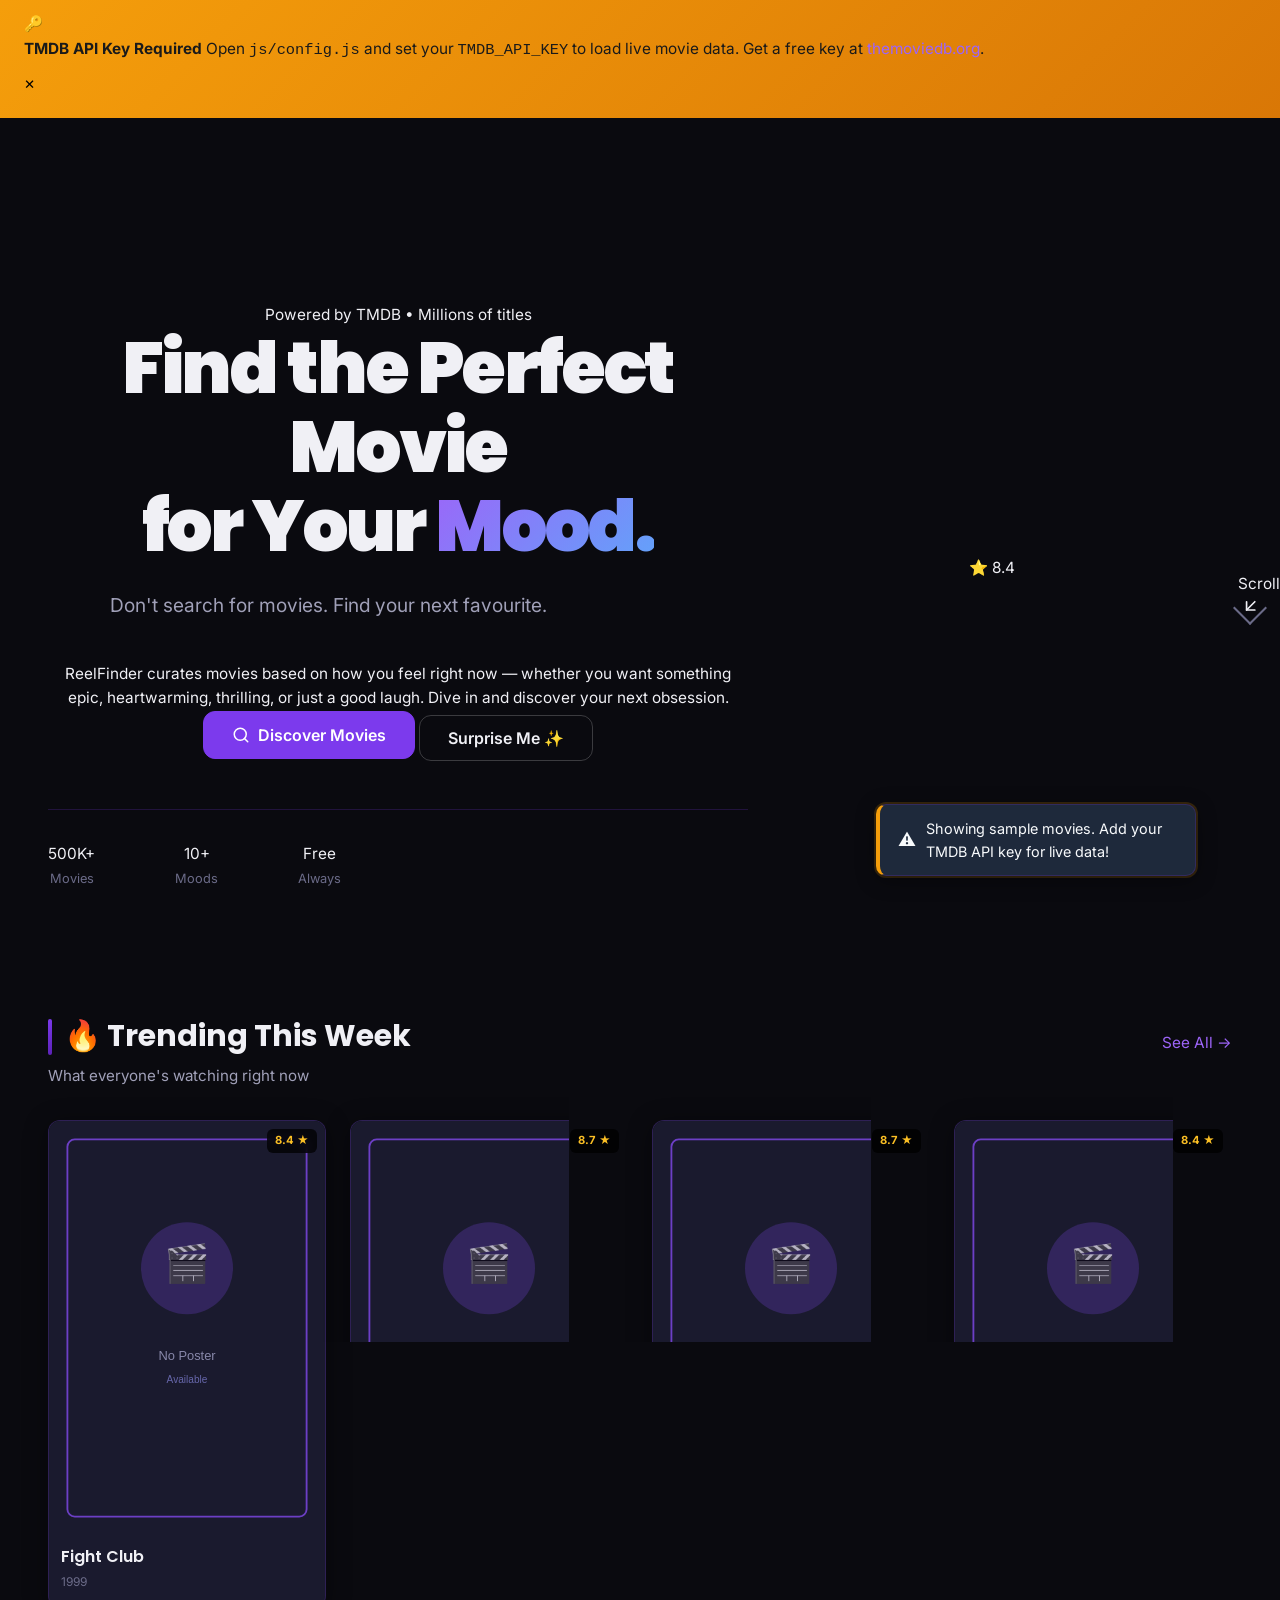
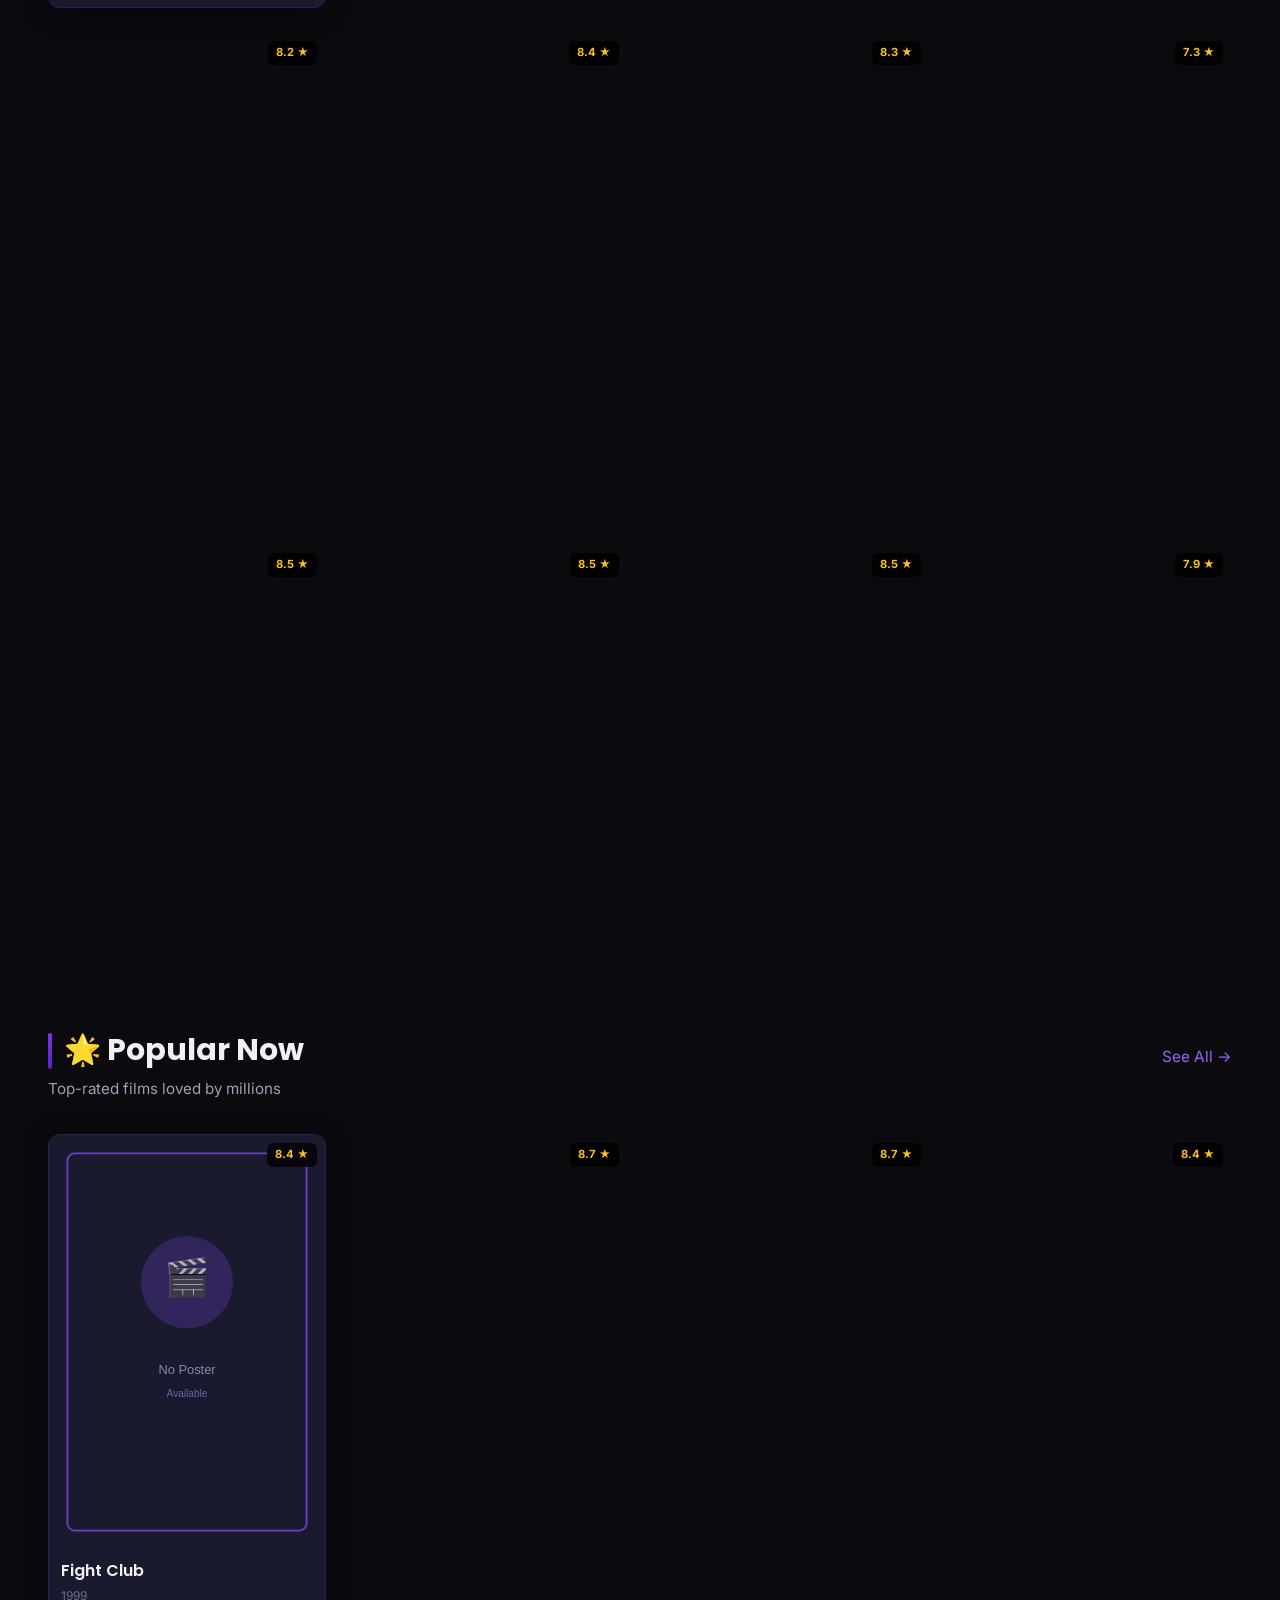
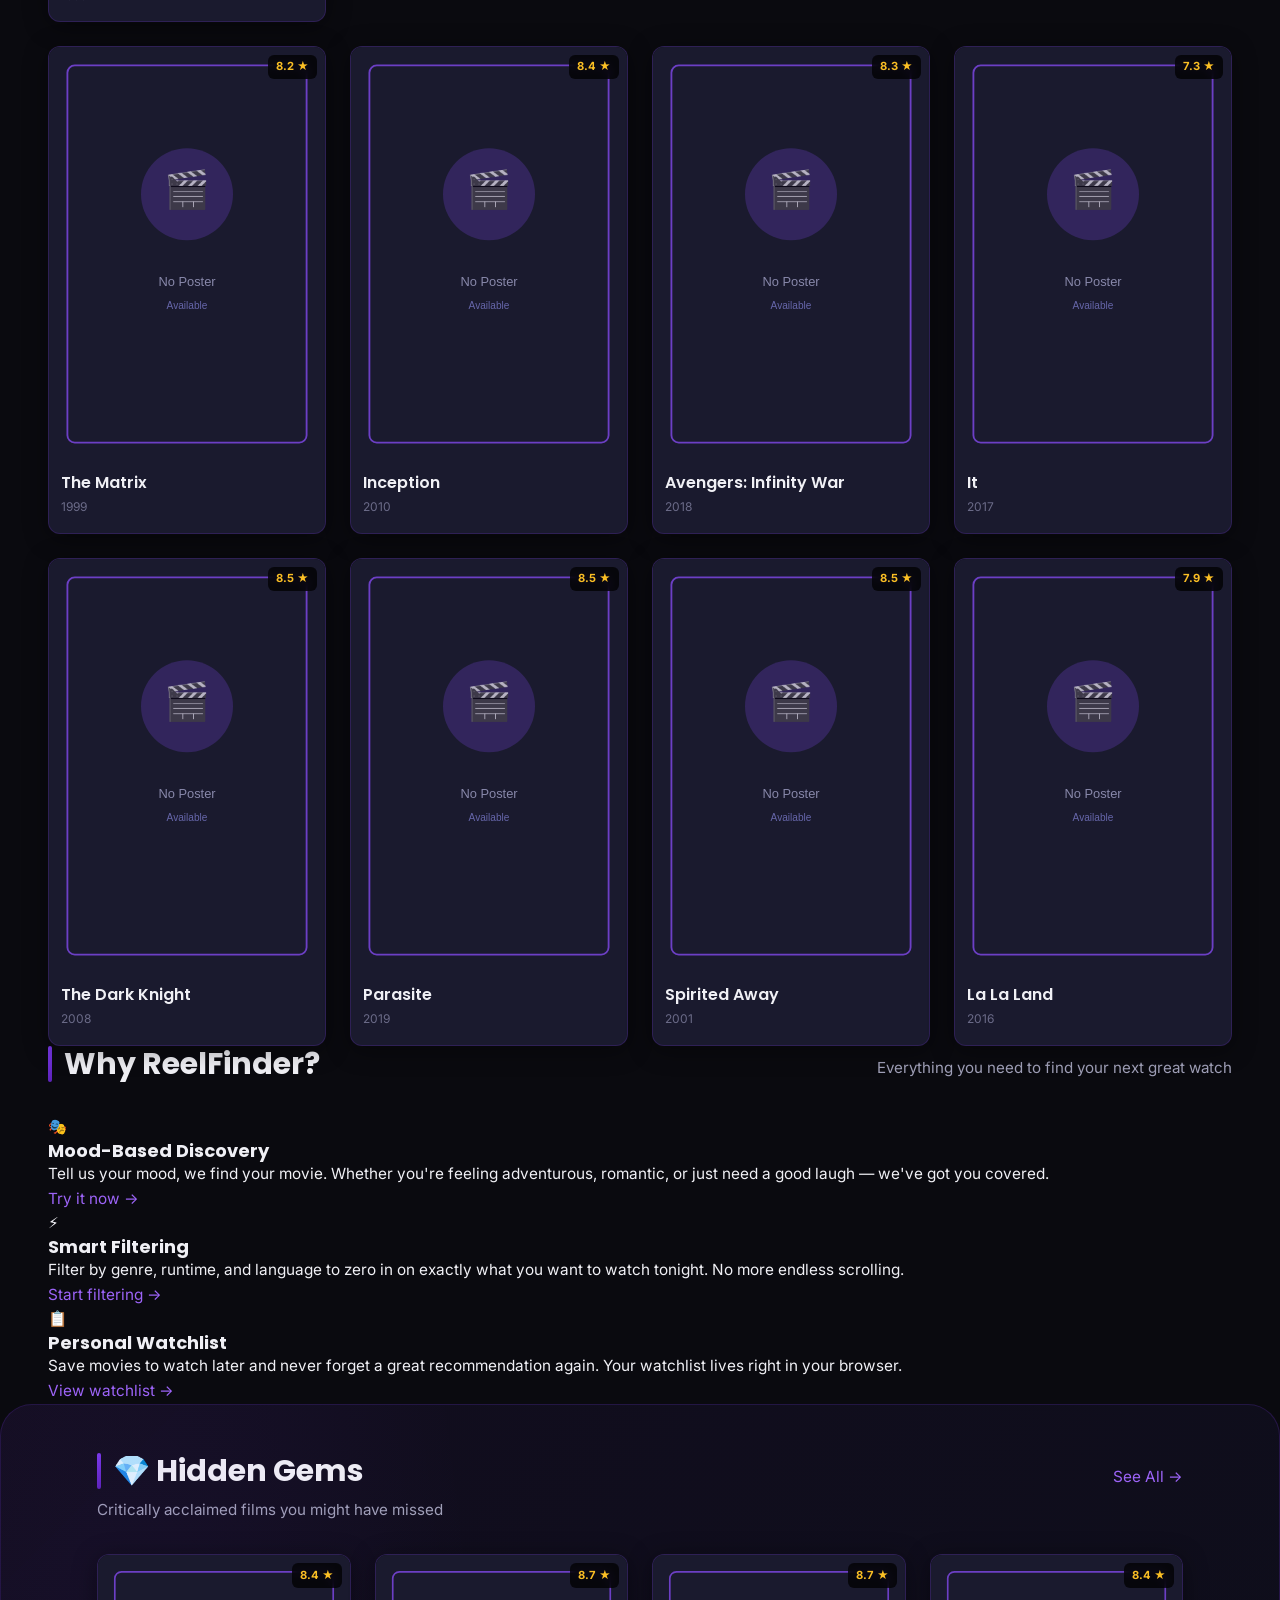
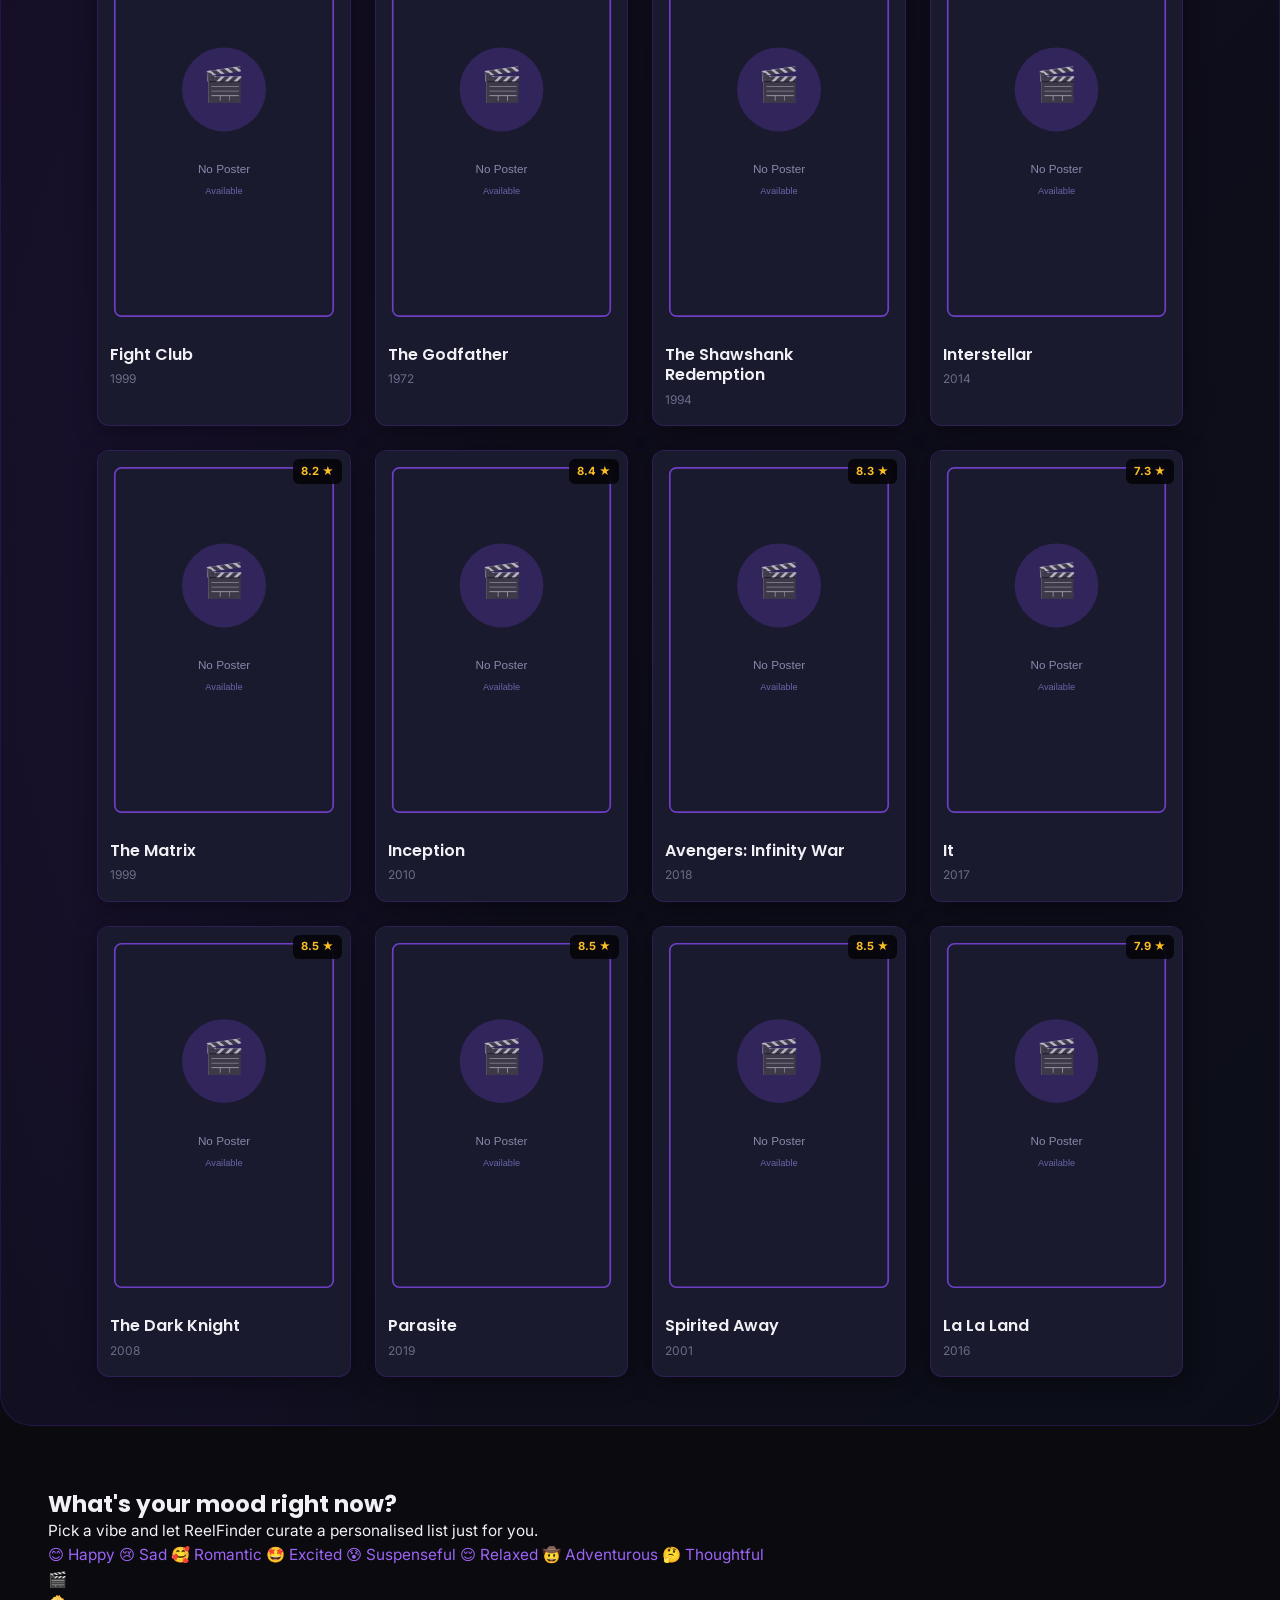
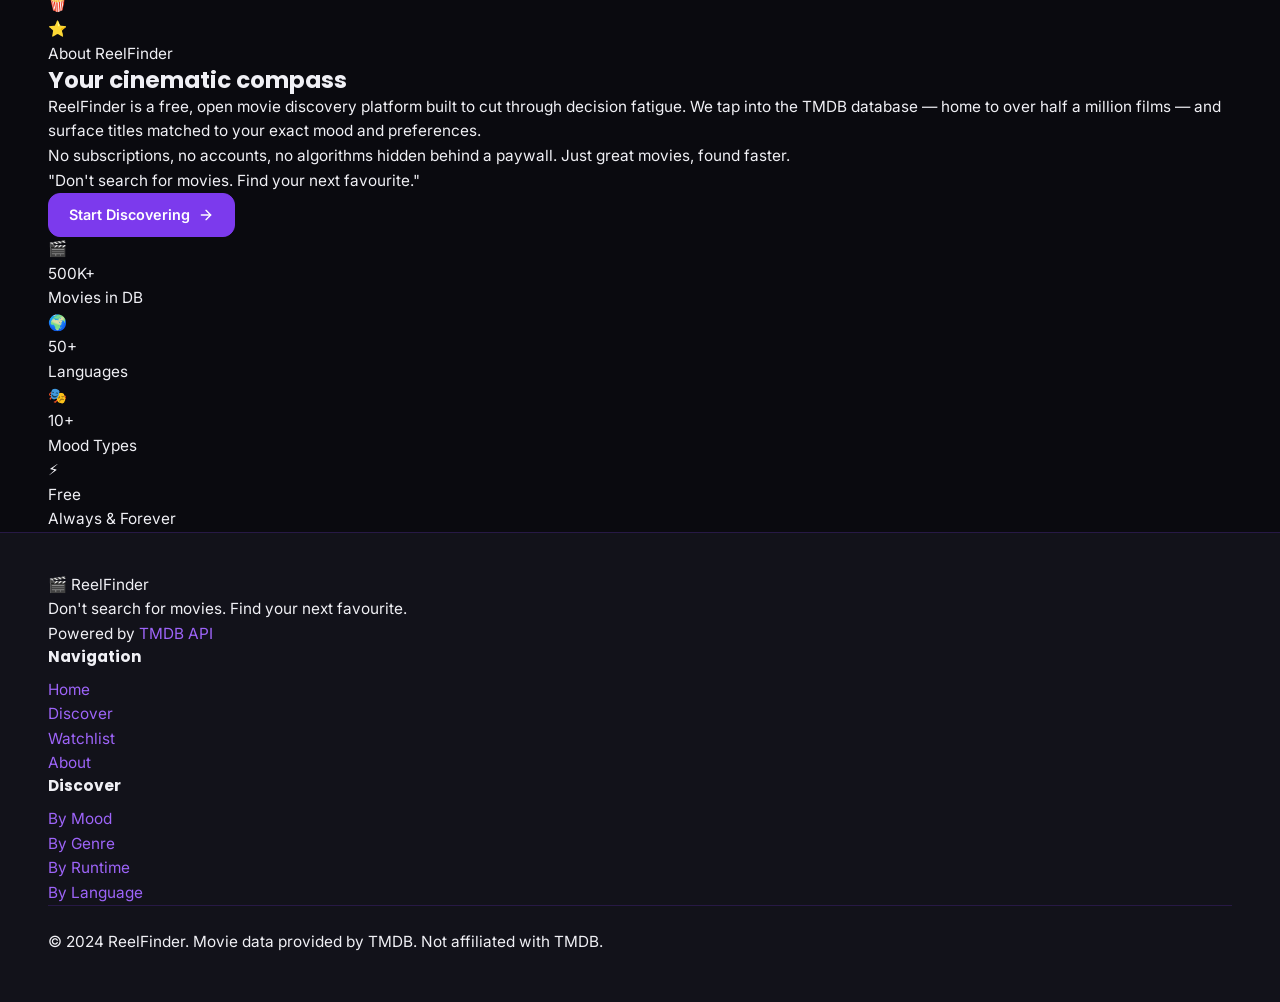
<file: reelfinder/index.html>
<!DOCTYPE html>
<html lang="en">
<head>
    <meta charset="UTF-8">
    <meta name="viewport" content="width=device-width, initial-scale=1.0">
    <title>ReelFinder – Find Your Perfect Movie</title>
    <meta name="description" content="Discover the perfect movie for your mood. ReelFinder helps you find movies based on mood, genre, time and language.">
    <link rel="preconnect" href="https://fonts.googleapis.com">
    <link rel="preconnect" href="https://fonts.gstatic.com" crossorigin>
    <link href="https://fonts.googleapis.com/css2?family=Poppins:wght@300;400;500;600;700;800;900&family=Inter:wght@300;400;500;600;700&display=swap" rel="stylesheet">
    <link rel="stylesheet" href="css/style.css">
    <link rel="stylesheet" href="css/details-extra.css">
    <link rel="stylesheet" href="css/responsive.css">
    <!-- Favicon using emoji -->
    <link rel="icon" href="data:image/svg+xml,<svg xmlns='http://www.w3.org/2000/svg' viewBox='0 0 100 100'><text y='.9em' font-size='90'>🎬</text></svg>">
</head>
<body>

    <!-- ==================== NAVBAR ==================== -->
    <nav class="navbar" id="navbar">
        <div class="nav-container">

            <!-- Logo -->
            <a href="index.html" class="nav-logo">
                <span class="logo-icon">🎬</span>
                <span class="logo-text">Reel<span class="gradient-text">Finder</span></span>
            </a>

            <!-- Desktop Nav Links -->
            <ul class="nav-links" id="nav-links">
                <li><a href="index.html" class="nav-link active">Home</a></li>
                <li><a href="discover.html" class="nav-link">Discover</a></li>
                <li><a href="watchlist.html" class="nav-link">Watchlist</a></li>
                <li><a href="#about" class="nav-link">About</a></li>
            </ul>

            <!-- Nav Actions -->
            <div class="nav-actions">
                <!-- Search trigger -->
                <button class="nav-search-btn" id="nav-search-btn" aria-label="Open search">
                    <svg xmlns="http://www.w3.org/2000/svg" width="20" height="20" viewBox="0 0 24 24" fill="none" stroke="currentColor" stroke-width="2" stroke-linecap="round" stroke-linejoin="round">
                        <circle cx="11" cy="11" r="8"></circle>
                        <line x1="21" y1="21" x2="16.65" y2="16.65"></line>
                    </svg>
                </button>

                <!-- Watchlist icon with badge -->
                <a href="watchlist.html" class="nav-watchlist-btn" aria-label="Watchlist">
                    <svg xmlns="http://www.w3.org/2000/svg" width="20" height="20" viewBox="0 0 24 24" fill="none" stroke="currentColor" stroke-width="2" stroke-linecap="round" stroke-linejoin="round">
                        <path d="M19 21l-7-5-7 5V5a2 2 0 0 1 2-2h10a2 2 0 0 1 2 2z"></path>
                    </svg>
                    <span class="watchlist-badge" id="watchlist-badge" style="display:none">0</span>
                </a>

                <!-- Hamburger -->
                <button class="hamburger" id="hamburger" aria-label="Toggle menu" aria-expanded="false">
                    <span></span>
                    <span></span>
                    <span></span>
                </button>
            </div>

        </div>
    </nav>

    <!-- ==================== API KEY WARNING BANNER ==================== -->
    <div id="api-key-warning" class="api-warning" style="display:none">
        <div class="api-warning-content">
            <span class="warning-icon">⚠️</span>
            <div>
                <strong>API Key Required</strong>
                <p>Add your TMDB API key to <code>js/config.js</code> to load real movies.
                Get a free key at <a href="https://www.themoviedb.org/settings/api" target="_blank">themoviedb.org</a>.
                Showing sample data for now.</p>
            </div>
            <button onclick="this.parentElement.parentElement.style.display='none'" aria-label="Dismiss warning">✕</button>
        </div>
    </div>

    <!-- ==================== HERO SECTION ==================== -->
    <section class="hero" id="hero">

        <!-- Decorative background elements -->
        <div class="hero-bg">
            <div class="hero-bg-circle hero-bg-circle--1"></div>
            <div class="hero-bg-circle hero-bg-circle--2"></div>
            <div class="hero-bg-circle hero-bg-circle--3"></div>
            <div class="hero-bg-blur hero-bg-blur--1"></div>
            <div class="hero-bg-blur hero-bg-blur--2"></div>
        </div>

        <div class="container hero-container">
            <div class="hero-content">

                <!-- Badge -->
                <div class="hero-badge">
                    <span class="hero-badge-dot"></span>
                    <span>Powered by TMDB • Millions of titles</span>
                </div>

                <!-- Main Heading -->
                <h1 class="hero-title">
                    Find the Perfect Movie<br>
                    for Your <span class="gradient-text">Mood.</span>
                </h1>

                <!-- Subtitle -->
                <p class="hero-subtitle">Don't search for movies. Find your next favourite.</p>

                <!-- Description -->
                <p class="hero-description">
                    ReelFinder curates movies based on how you feel right now — whether you want something
                    epic, heartwarming, thrilling, or just a good laugh. Dive in and discover your next obsession.
                </p>

                <!-- CTA Buttons -->
                <div class="hero-actions">
                    <a href="discover.html" class="btn btn--primary btn--lg">
                        <svg xmlns="http://www.w3.org/2000/svg" width="18" height="18" viewBox="0 0 24 24" fill="none" stroke="currentColor" stroke-width="2" stroke-linecap="round" stroke-linejoin="round">
                            <circle cx="11" cy="11" r="8"></circle>
                            <line x1="21" y1="21" x2="16.65" y2="16.65"></line>
                        </svg>
                        Discover Movies
                    </a>
                    <button class="btn btn--secondary btn--lg" id="surprise-btn">
                        Surprise Me ✨
                    </button>
                </div>

                <!-- Stats strip -->
                <div class="hero-stats">
                    <div class="hero-stat">
                        <span class="hero-stat-number">500K+</span>
                        <span class="hero-stat-label">Movies</span>
                    </div>
                    <div class="hero-stat-divider"></div>
                    <div class="hero-stat">
                        <span class="hero-stat-number">10+</span>
                        <span class="hero-stat-label">Moods</span>
                    </div>
                    <div class="hero-stat-divider"></div>
                    <div class="hero-stat">
                        <span class="hero-stat-number">Free</span>
                        <span class="hero-stat-label">Always</span>
                    </div>
                </div>

            </div>

            <!-- Hero visual / floating cards decoration -->
            <div class="hero-visual" aria-hidden="true">
                <div class="hero-card-stack">
                    <div class="hero-card hero-card--back"></div>
                    <div class="hero-card hero-card--mid"></div>
                    <div class="hero-card hero-card--front">
                        <div class="hero-card-inner">
                            <div class="hero-card-poster"></div>
                            <div class="hero-card-info">
                                <div class="hero-card-title-line"></div>
                                <div class="hero-card-meta-line"></div>
                                <div class="hero-card-rating">
                                    <span>⭐</span>
                                    <span class="hero-card-rating-num">8.4</span>
                                </div>
                            </div>
                        </div>
                    </div>
                </div>
            </div>

        </div>

        <!-- Scroll indicator -->
        <div class="scroll-indicator" aria-label="Scroll down">
            <span class="scroll-label">Scroll</span>
            <div class="scroll-arrow">
                <svg xmlns="http://www.w3.org/2000/svg" width="20" height="20" viewBox="0 0 24 24" fill="none" stroke="currentColor" stroke-width="2" stroke-linecap="round" stroke-linejoin="round">
                    <line x1="12" y1="5" x2="12" y2="19"></line>
                    <polyline points="19 12 12 19 5 12"></polyline>
                </svg>
            </div>
        </div>

    </section>

    <!-- ==================== TRENDING SECTION ==================== -->
    <section class="movies-section" id="trending">
        <div class="container">
            <div class="section-header">
                <div class="section-header-left">
                    <h2 class="section-title">🔥 Trending This Week</h2>
                    <p class="section-subtitle">What everyone's watching right now</p>
                </div>
                <a href="discover.html" class="see-all-link">See All →</a>
            </div>
            <div class="movie-grid" id="trending-movies-grid">
                <!-- Skeleton loaders -->
                <div class="skeleton-card"></div>
                <div class="skeleton-card"></div>
                <div class="skeleton-card"></div>
                <div class="skeleton-card"></div>
                <div class="skeleton-card"></div>
                <div class="skeleton-card"></div>
            </div>
        </div>
    </section>

    <!-- ==================== POPULAR SECTION ==================== -->
    <section class="movies-section" id="popular">
        <div class="container">
            <div class="section-header">
                <div class="section-header-left">
                    <h2 class="section-title">🌟 Popular Now</h2>
                    <p class="section-subtitle">Top-rated films loved by millions</p>
                </div>
                <a href="discover.html" class="see-all-link">See All →</a>
            </div>
            <div class="movie-grid" id="popular-movies-grid">
                <!-- Skeleton loaders -->
                <div class="skeleton-card"></div>
                <div class="skeleton-card"></div>
                <div class="skeleton-card"></div>
                <div class="skeleton-card"></div>
                <div class="skeleton-card"></div>
                <div class="skeleton-card"></div>
            </div>
        </div>
    </section>

    <!-- ==================== FEATURES SECTION ==================== -->
    <section class="features-section" id="features">
        <div class="container">
            <div class="section-header section-header--center">
                <h2 class="section-title">Why ReelFinder?</h2>
                <p class="section-subtitle">Everything you need to find your next great watch</p>
            </div>
            <div class="features-grid">

                <!-- Feature 1 -->
                <div class="feature-card">
                    <div class="feature-icon">🎭</div>
                    <h3 class="feature-title">Mood-Based Discovery</h3>
                    <p class="feature-desc">
                        Tell us your mood, we find your movie. Whether you're feeling adventurous,
                        romantic, or just need a good laugh — we've got you covered.
                    </p>
                    <a href="discover.html" class="feature-link">Try it now →</a>
                </div>

                <!-- Feature 2 -->
                <div class="feature-card">
                    <div class="feature-icon">⚡</div>
                    <h3 class="feature-title">Smart Filtering</h3>
                    <p class="feature-desc">
                        Filter by genre, runtime, and language to zero in on exactly what you
                        want to watch tonight. No more endless scrolling.
                    </p>
                    <a href="discover.html" class="feature-link">Start filtering →</a>
                </div>

                <!-- Feature 3 -->
                <div class="feature-card">
                    <div class="feature-icon">📋</div>
                    <h3 class="feature-title">Personal Watchlist</h3>
                    <p class="feature-desc">
                        Save movies to watch later and never forget a great recommendation again.
                        Your watchlist lives right in your browser.
                    </p>
                    <a href="watchlist.html" class="feature-link">View watchlist →</a>
                </div>

            </div>
        </div>
    </section>

    <!-- ==================== HIDDEN GEMS SECTION ==================== -->
    <section class="movies-section hidden-gems-section" id="hidden-gems">
        <div class="container">
            <div class="section-header">
                <div class="section-header-left">
                    <h2 class="section-title">💎 Hidden Gems</h2>
                    <p class="section-subtitle">Critically acclaimed films you might have missed</p>
                </div>
                <a href="discover.html" class="see-all-link">See All →</a>
            </div>
            <div class="movie-grid" id="hidden-gems-grid">
                <!-- Skeleton loaders -->
                <div class="skeleton-card"></div>
                <div class="skeleton-card"></div>
                <div class="skeleton-card"></div>
                <div class="skeleton-card"></div>
                <div class="skeleton-card"></div>
                <div class="skeleton-card"></div>
            </div>
        </div>
    </section>

    <!-- ==================== MOOD PICKER CTA ==================== -->
    <section class="mood-cta-section">
        <div class="container">
            <div class="mood-cta-card">
                <div class="mood-cta-content">
                    <h2 class="mood-cta-title">What's your mood right now?</h2>
                    <p class="mood-cta-desc">
                        Pick a vibe and let ReelFinder curate a personalised list just for you.
                    </p>
                    <div class="mood-chips">
                        <a href="discover.html?mood=Happy" class="mood-chip">😊 Happy</a>
                        <a href="discover.html?mood=Sad" class="mood-chip">😢 Sad</a>
                        <a href="discover.html?mood=Romantic" class="mood-chip">🥰 Romantic</a>
                        <a href="discover.html?mood=Excited" class="mood-chip">🤩 Excited</a>
                        <a href="discover.html?mood=Suspenseful" class="mood-chip">😰 Suspenseful</a>
                        <a href="discover.html?mood=Relaxed" class="mood-chip">😌 Relaxed</a>
                        <a href="discover.html?mood=Adventurous" class="mood-chip">🤠 Adventurous</a>
                        <a href="discover.html?mood=Thoughtful" class="mood-chip">🤔 Thoughtful</a>
                    </div>
                </div>
                <div class="mood-cta-decoration" aria-hidden="true">
                    <div class="mood-deco-emoji mood-deco-emoji--1">🎬</div>
                    <div class="mood-deco-emoji mood-deco-emoji--2">🍿</div>
                    <div class="mood-deco-emoji mood-deco-emoji--3">⭐</div>
                </div>
            </div>
        </div>
    </section>

    <!-- ==================== ABOUT SECTION ==================== -->
    <section class="about-section" id="about">
        <div class="container">
            <div class="about-inner">
                <div class="about-text">
                    <span class="about-eyebrow">About ReelFinder</span>
                    <h2 class="about-title">Your cinematic compass</h2>
                    <p class="about-desc">
                        ReelFinder is a free, open movie discovery platform built to cut through
                        decision fatigue. We tap into the TMDB database — home to over half a million
                        films — and surface titles matched to your exact mood and preferences.
                    </p>
                    <p class="about-desc">
                        No subscriptions, no accounts, no algorithms hidden behind a paywall.
                        Just great movies, found faster.
                    </p>
                    <div class="about-tagline">"Don't search for movies. Find your next favourite."</div>
                    <a href="discover.html" class="btn btn--primary">
                        Start Discovering
                        <svg xmlns="http://www.w3.org/2000/svg" width="16" height="16" viewBox="0 0 24 24" fill="none" stroke="currentColor" stroke-width="2" stroke-linecap="round" stroke-linejoin="round">
                            <line x1="5" y1="12" x2="19" y2="12"></line>
                            <polyline points="12 5 19 12 12 19"></polyline>
                        </svg>
                    </a>
                </div>
                <div class="about-visual" aria-hidden="true">
                    <div class="about-stat-grid">
                        <div class="about-stat-card">
                            <div class="about-stat-icon">🎬</div>
                            <div class="about-stat-number">500K+</div>
                            <div class="about-stat-label">Movies in DB</div>
                        </div>
                        <div class="about-stat-card">
                            <div class="about-stat-icon">🌍</div>
                            <div class="about-stat-number">50+</div>
                            <div class="about-stat-label">Languages</div>
                        </div>
                        <div class="about-stat-card">
                            <div class="about-stat-icon">🎭</div>
                            <div class="about-stat-number">10+</div>
                            <div class="about-stat-label">Mood Types</div>
                        </div>
                        <div class="about-stat-card">
                            <div class="about-stat-icon">⚡</div>
                            <div class="about-stat-number">Free</div>
                            <div class="about-stat-label">Always &amp; Forever</div>
                        </div>
                    </div>
                </div>
            </div>
        </div>
    </section>

    <!-- ==================== FOOTER ==================== -->
    <footer class="footer">
        <div class="container">
            <div class="footer-content">

                <!-- Brand -->
                <div class="footer-brand">
                    <div class="footer-logo">🎬 ReelFinder</div>
                    <p class="footer-tagline">Don't search for movies. Find your next favourite.</p>
                    <p class="footer-credit">Powered by <a href="https://www.themoviedb.org" target="_blank" rel="noopener noreferrer">TMDB API</a></p>
                </div>

                <!-- Navigation links -->
                <div class="footer-links">
                    <h4>Navigation</h4>
                    <ul>
                        <li><a href="index.html">Home</a></li>
                        <li><a href="discover.html">Discover</a></li>
                        <li><a href="watchlist.html">Watchlist</a></li>
                        <li><a href="#about">About</a></li>
                    </ul>
                </div>

                <!-- Discover links -->
                <div class="footer-links">
                    <h4>Discover</h4>
                    <ul>
                        <li><a href="discover.html">By Mood</a></li>
                        <li><a href="discover.html">By Genre</a></li>
                        <li><a href="discover.html">By Runtime</a></li>
                        <li><a href="discover.html">By Language</a></li>
                    </ul>
                </div>

            </div>

            <div class="footer-bottom">
                <p>© 2024 ReelFinder. Movie data provided by TMDB. Not affiliated with TMDB.</p>
            </div>
        </div>
    </footer>

    <!-- ==================== SEARCH OVERLAY ==================== -->
    <div class="search-overlay" id="search-overlay" style="display:none" role="dialog" aria-modal="true" aria-label="Search movies">
        <div class="search-overlay-inner">
            <button class="close-search" id="close-search" aria-label="Close search">✕</button>
            <div class="search-input-wrapper">
                <span class="search-icon" aria-hidden="true">🔍</span>
                <input
                    type="text"
                    id="search-input"
                    placeholder="Search for movies, shows..."
                    autocomplete="off"
                    aria-label="Search movies"
                >
            </div>
            <div class="search-results" id="search-results" role="list" aria-live="polite"></div>
        </div>
    </div>

    <!-- ==================== TOAST CONTAINER ==================== -->
    <div class="toast-container" id="toast-container" aria-live="polite" aria-atomic="true"></div>

    <!-- ==================== SCRIPTS ==================== -->
    <script src="js/config.js"></script>
    <script src="js/api.js"></script>
    <script src="js/main.js"></script>

</body>
</html>
</file>
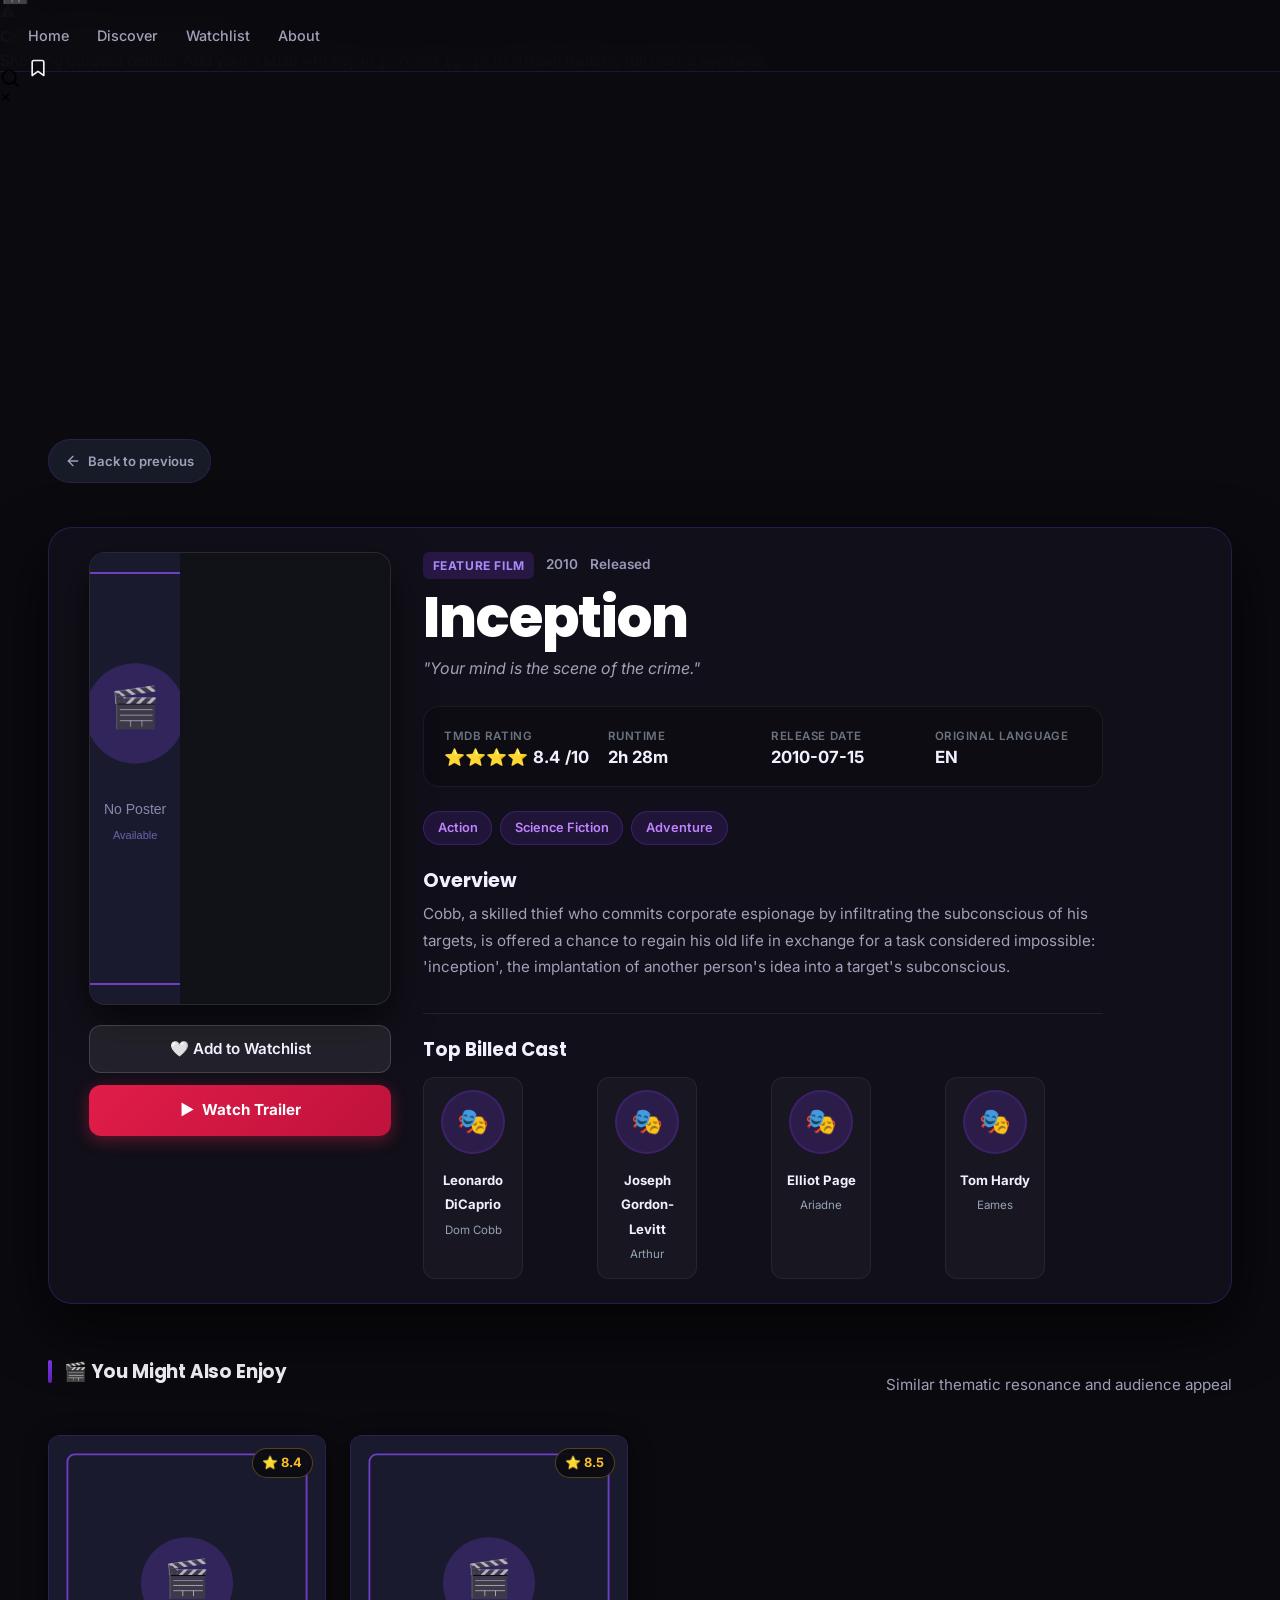
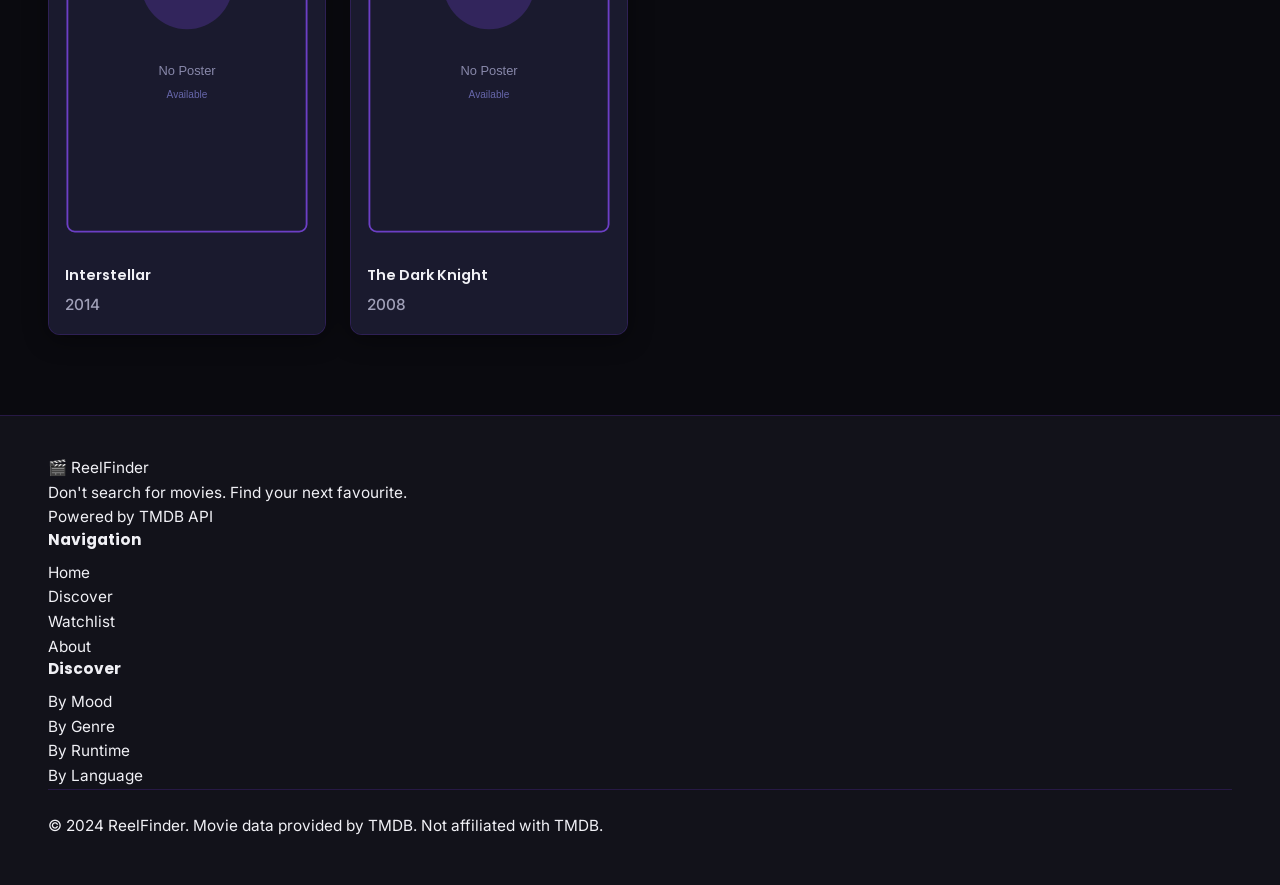
<file: reelfinder/details.html>
<!DOCTYPE html>
<html lang="en">
<head>
    <meta charset="UTF-8">
    <meta name="viewport" content="width=device-width, initial-scale=1.0">
    <title>Movie Details – ReelFinder</title>
    <meta name="description" content="Detailed overview, trailer, cast, and ratings for your selected movie on ReelFinder.">
    <link rel="preconnect" href="https://fonts.googleapis.com">
    <link rel="preconnect" href="https://fonts.gstatic.com" crossorigin>
    <link href="https://fonts.googleapis.com/css2?family=Poppins:wght@300;400;500;600;700;800;900&family=Inter:wght@300;400;500;600;700&display=swap" rel="stylesheet">
    <link rel="stylesheet" href="css/style.css">
    <link rel="stylesheet" href="css/discover.css">
    <link rel="stylesheet" href="css/details-extra.css">
    <link rel="stylesheet" href="css/responsive.css">
    <link rel="icon" href="data:image/svg+xml,<svg xmlns='http://www.w3.org/2000/svg' viewBox='0 0 100 100'><text y='.9em' font-size='90'>🎬</text></svg>">
</head>
<body class="page-details">

    <!-- ==================== NAVBAR ==================== -->
    <nav class="navbar" id="navbar">
        <div class="nav-container">
            <a href="index.html" class="nav-logo">
                <span class="logo-icon">🎬</span>
                <span class="logo-text">Reel<span class="gradient-text">Finder</span></span>
            </a>

            <ul class="nav-links" id="nav-links">
                <li><a href="index.html" class="nav-link">Home</a></li>
                <li><a href="discover.html" class="nav-link">Discover</a></li>
                <li><a href="watchlist.html" class="nav-link">Watchlist</a></li>
                <li><a href="index.html#about" class="nav-link">About</a></li>
            </ul>

            <div class="nav-actions">
                <button class="nav-search-btn" id="nav-search-btn" aria-label="Open search">
                    <svg xmlns="http://www.w3.org/2000/svg" width="20" height="20" viewBox="0 0 24 24" fill="none" stroke="currentColor" stroke-width="2" stroke-linecap="round" stroke-linejoin="round">
                        <circle cx="11" cy="11" r="8"></circle>
                        <line x1="21" y1="21" x2="16.65" y2="16.65"></line>
                    </svg>
                </button>

                <a href="watchlist.html" class="nav-watchlist-btn" aria-label="Watchlist">
                    <svg xmlns="http://www.w3.org/2000/svg" width="20" height="20" viewBox="0 0 24 24" fill="none" stroke="currentColor" stroke-width="2" stroke-linecap="round" stroke-linejoin="round">
                        <path d="M19 21l-7-5-7 5V5a2 2 0 0 1 2-2h10a2 2 0 0 1 2 2z"></path>
                    </svg>
                    <span class="watchlist-badge" id="watchlist-badge" style="display:none">0</span>
                </a>

                <button class="hamburger" id="hamburger" aria-label="Toggle menu" aria-expanded="false">
                    <span></span>
                    <span></span>
                    <span></span>
                </button>
            </div>
        </div>
    </nav>

    <!-- Mobile Navigation Drawer -->
    <div class="mobile-menu" id="mobile-menu" aria-hidden="true">
        <div class="mobile-menu-inner">
            <ul class="mobile-nav-links">
                <li><a href="index.html" class="mobile-nav-link">Home</a></li>
                <li><a href="discover.html" class="mobile-nav-link">Discover</a></li>
                <li><a href="watchlist.html" class="mobile-nav-link">Watchlist</a></li>
                <li><a href="index.html#about" class="mobile-nav-link">About</a></li>
            </ul>
        </div>
    </div>

    <!-- API Key Notice -->
    <div id="api-key-warning" class="api-warning" style="display:none">
        <div class="api-warning-content">
            <span class="warning-icon">⚠️</span>
            <div>
                <strong>Curated Offline Demonstration</strong>
                <p>Showing curated details. Add your TMDB API key in <code>js/config.js</code> to stream trailers, full cast & live data.</p>
            </div>
            <button onclick="this.parentElement.parentElement.style.display='none'" aria-label="Dismiss warning">✕</button>
        </div>
    </div>

    <!-- ==================== CINEMATIC BACKDROP ==================== -->
    <div class="details-backdrop" id="details-backdrop">
        <div class="backdrop-image" id="backdrop-image">
            <div class="backdrop-gradient"></div>
        </div>
    </div>

    <!-- ==================== MAIN CONTENT WRAPPER ==================== -->
    <div class="details-wrapper" id="details-content">
        <div class="container">

            <!-- Breadcrumbs / Back button -->
            <div class="details-back-row">
                <button type="button" class="back-btn" onclick="history.back()">
                    <svg xmlns="http://www.w3.org/2000/svg" width="16" height="16" viewBox="0 0 24 24" fill="none" stroke="currentColor" stroke-width="2" stroke-linecap="round" stroke-linejoin="round">
                        <line x1="19" y1="12" x2="5" y2="12"></line>
                        <polyline points="12 19 5 12 12 5"></polyline>
                    </svg>
                    Back to previous
                </button>
            </div>

            <!-- Main Split Layout -->
            <div class="details-layout">

                <!-- Left Column: Poster & Quick Action Buttons -->
                <div class="details-poster-col">
                    <div class="details-poster-wrapper">
                        <img 
                            id="details-poster" 
                            class="details-poster" 
                            src="" 
                            alt="Movie Poster"
                        >
                        <div class="poster-shine"></div>
                    </div>

                    <div class="poster-actions">
                        <button type="button" class="btn-watchlist-detail" id="watchlist-btn" aria-pressed="false">
                            🤍 Add to Watchlist
                        </button>
                        <a href="#" class="btn-trailer" id="trailer-btn" target="_blank" rel="noopener noreferrer" style="display:none">
                            <span class="trailer-icon">▶</span> Watch Trailer
                        </a>
                    </div>
                </div>

                <!-- Right Column: Full Details & Synopsis -->
                <div class="details-info-col">
                    <div class="details-meta-top">
                        <span class="details-media-type" id="details-media-type">Feature Film</span>
                        <span class="details-year" id="details-year">—</span>
                        <span class="details-status" id="details-status">Released</span>
                    </div>

                    <h1 class="details-title" id="details-title">Loading Movie...</h1>
                    <p class="details-tagline" id="details-tagline"></p>

                    <!-- Stats Row -->
                    <div class="details-stats">
                        <div class="stat-item">
                            <span class="stat-label">TMDB Rating</span>
                            <span class="stat-value">
                                <span class="rating-stars" id="rating-stars">⭐⭐⭐⭐⭐</span>
                                <strong id="rating-value">—</strong><span class="stat-sub">/10</span>
                            </span>
                        </div>
                        <div class="stat-item">
                            <span class="stat-label">Runtime</span>
                            <span class="stat-value" id="details-runtime">—</span>
                        </div>
                        <div class="stat-item">
                            <span class="stat-label">Release Date</span>
                            <span class="stat-value" id="details-release">—</span>
                        </div>
                        <div class="stat-item">
                            <span class="stat-label">Original Language</span>
                            <span class="stat-value" id="details-language">—</span>
                        </div>
                    </div>

                    <!-- Genre Pills -->
                    <div class="details-genres" id="details-genres"></div>

                    <!-- Overview Synopsis -->
                    <div class="details-overview-section">
                        <h2 class="overview-heading">Overview</h2>
                        <p class="details-overview" id="details-overview">Retrieving synopsis and movie data...</p>
                    </div>

                    <!-- Key Cast Members -->
                    <div class="details-cast-section" id="cast-section" style="display:none">
                        <h3 class="cast-heading">Top Billed Cast</h3>
                        <div class="cast-list" id="cast-list"></div>
                    </div>

                </div>
            </div>

            <!-- ==================== SIMILAR MOVIES SECTION ==================== -->
            <section class="similar-section" id="similar-section" style="display:none">
                <div class="section-header">
                    <h2 class="section-title">🎬 You Might Also Enjoy</h2>
                    <span class="section-subtitle">Similar thematic resonance and audience appeal</span>
                </div>
                <div class="movie-grid" id="similar-movies-grid"></div>
            </section>

        </div>
    </div>

    <!-- Error State -->
    <div class="details-error" id="details-error" style="display:none">
        <div class="container">
            <div class="error-content">
                <div class="error-icon">🎬</div>
                <h2>Movie Details Unavailable</h2>
                <p id="error-message">We couldn't retrieve the requested title. Please explore our discover catalog.</p>
                <div class="error-actions">
                    <a href="discover.html" class="btn btn--primary">Discover Movies</a>
                    <a href="index.html" class="btn btn--secondary">Back to Home</a>
                </div>
            </div>
        </div>
    </div>

    <!-- ==================== FOOTER ==================== -->
    <footer class="footer">
        <div class="container">
            <div class="footer-content">
                <div class="footer-brand">
                    <div class="footer-logo">🎬 ReelFinder</div>
                    <p class="footer-tagline">Don't search for movies. Find your next favourite.</p>
                    <p class="footer-credit">Powered by <a href="https://www.themoviedb.org" target="_blank" rel="noopener noreferrer">TMDB API</a></p>
                </div>
                <div class="footer-links">
                    <h4>Navigation</h4>
                    <ul>
                        <li><a href="index.html">Home</a></li>
                        <li><a href="discover.html">Discover</a></li>
                        <li><a href="watchlist.html">Watchlist</a></li>
                        <li><a href="index.html#about">About</a></li>
                    </ul>
                </div>
                <div class="footer-links">
                    <h4>Discover</h4>
                    <ul>
                        <li><a href="discover.html">By Mood</a></li>
                        <li><a href="discover.html">By Genre</a></li>
                        <li><a href="discover.html">By Runtime</a></li>
                        <li><a href="discover.html">By Language</a></li>
                    </ul>
                </div>
            </div>
            <div class="footer-bottom">
                <p>© 2024 ReelFinder. Movie data provided by TMDB. Not affiliated with TMDB.</p>
            </div>
        </div>
    </footer>

    <!-- Search Overlay & Toast -->
    <div class="search-overlay" id="search-overlay" style="display:none" role="dialog" aria-modal="true" aria-label="Search movies">
        <div class="search-overlay-inner">
            <button class="close-search" id="close-search" aria-label="Close search">✕</button>
            <div class="search-input-wrapper">
                <span class="search-icon" aria-hidden="true">🔍</span>
                <input type="text" id="search-input" placeholder="Search for movies, shows..." autocomplete="off">
            </div>
            <div class="search-results" id="search-results"></div>
        </div>
    </div>
    <div class="toast-container" id="toast-container"></div>

    <!-- Scripts -->
    <script src="js/config.js"></script>
    <script src="js/api.js"></script>
    <script src="js/details.js"></script>
</body>
</html>
</file>
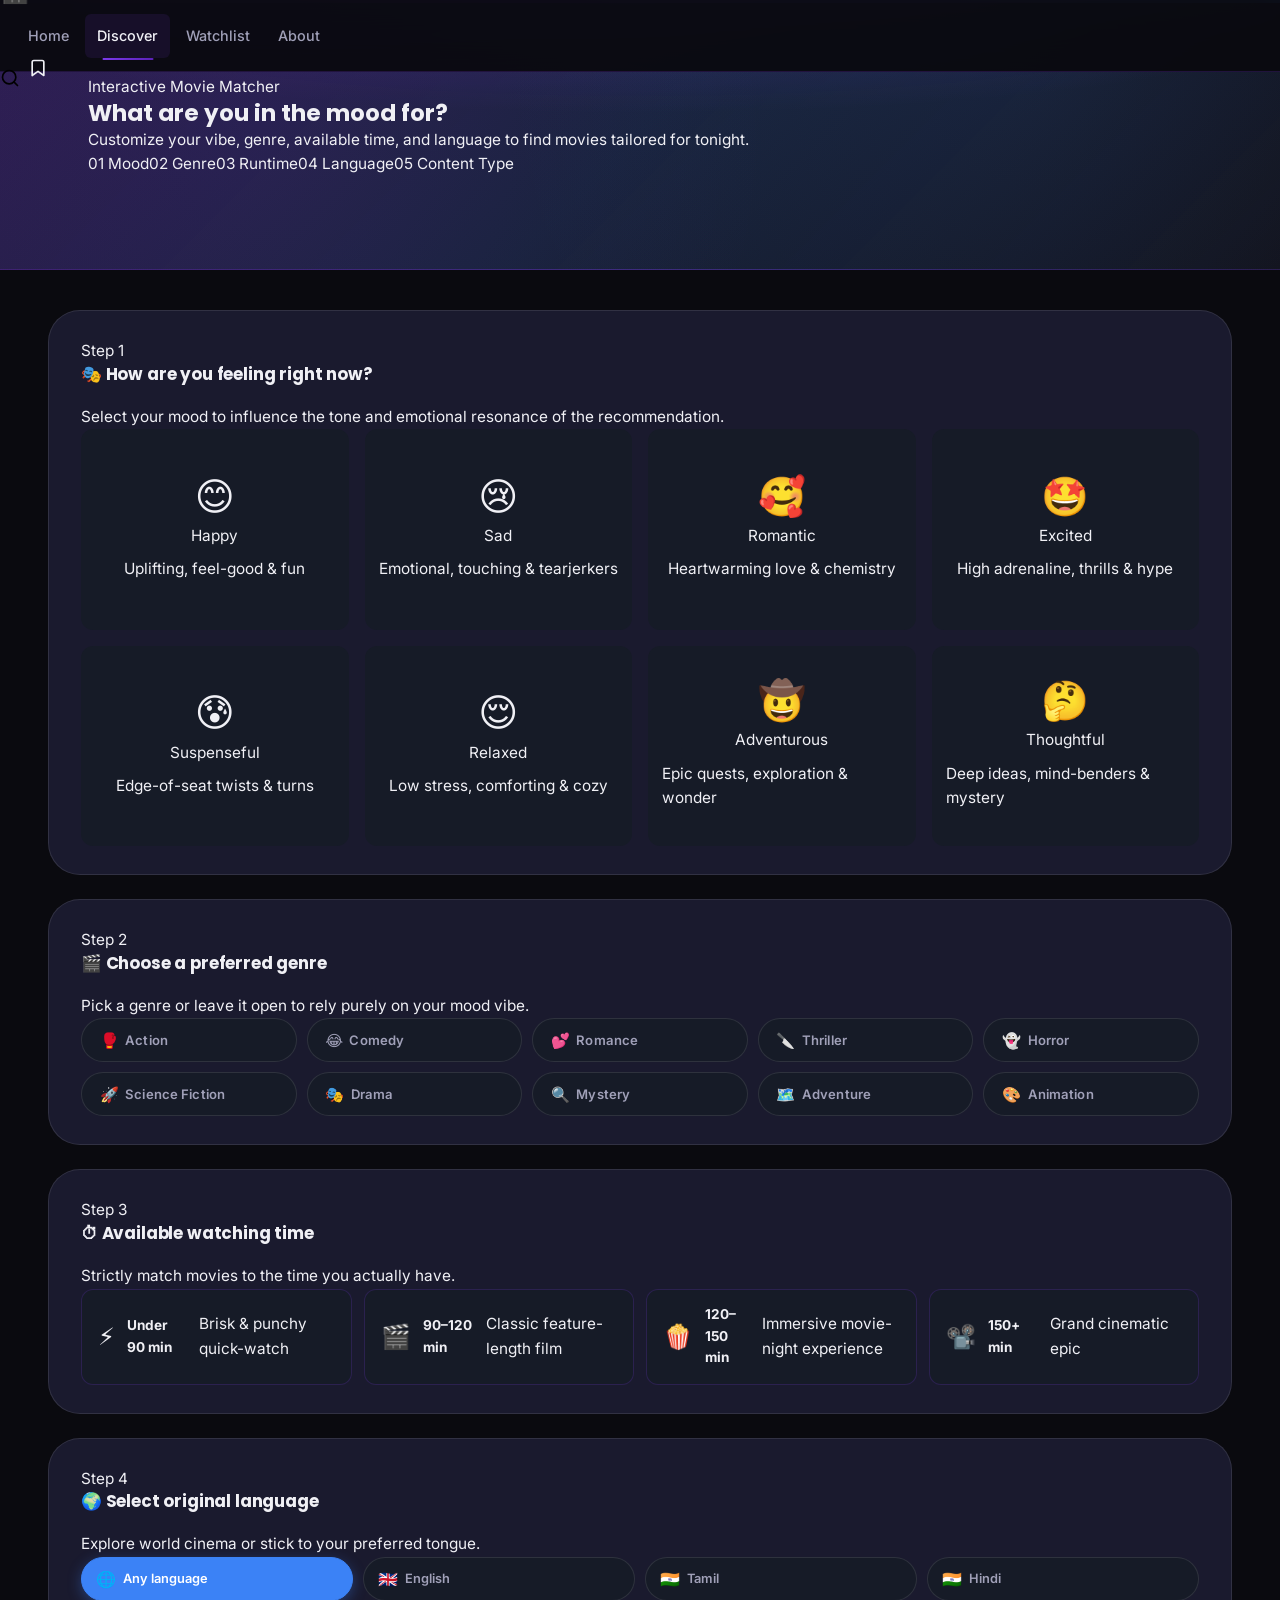
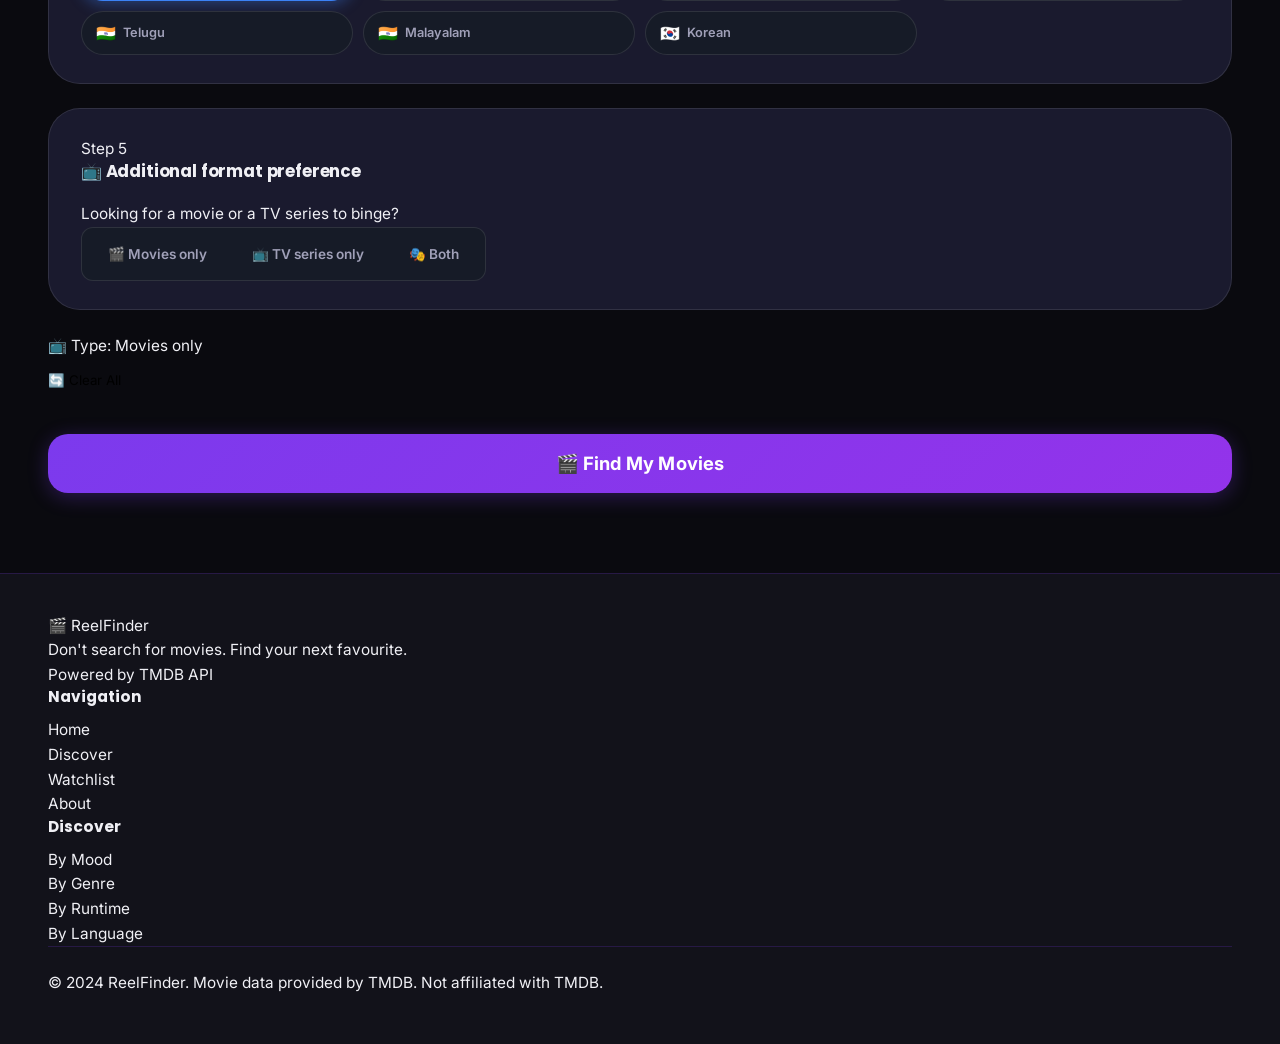
<file: reelfinder/discover.html>
<!DOCTYPE html>
<html lang="en">
<head>
    <meta charset="UTF-8">
    <meta name="viewport" content="width=device-width, initial-scale=1.0">
    <title>Discover – ReelFinder</title>
    <meta name="description" content="Tell us your mood, preferred genre, time and language, and ReelFinder will curate the perfect movie recommendations for you.">
    <link rel="preconnect" href="https://fonts.googleapis.com">
    <link rel="preconnect" href="https://fonts.gstatic.com" crossorigin>
    <link href="https://fonts.googleapis.com/css2?family=Poppins:wght@300;400;500;600;700;800;900&family=Inter:wght@300;400;500;600;700&display=swap" rel="stylesheet">
    <link rel="stylesheet" href="css/style.css">
    <link rel="stylesheet" href="css/discover.css">
    <link rel="stylesheet" href="css/details-extra.css">
    <link rel="stylesheet" href="css/responsive.css">
    <link rel="icon" href="data:image/svg+xml,<svg xmlns='http://www.w3.org/2000/svg' viewBox='0 0 100 100'><text y='.9em' font-size='90'>🎬</text></svg>">
</head>
<body>

    <!-- ==================== NAVBAR ==================== -->
    <nav class="navbar" id="navbar">
        <div class="nav-container">
            <a href="index.html" class="nav-logo">
                <span class="logo-icon">🎬</span>
                <span class="logo-text">Reel<span class="gradient-text">Finder</span></span>
            </a>

            <ul class="nav-links" id="nav-links">
                <li><a href="index.html" class="nav-link">Home</a></li>
                <li><a href="discover.html" class="nav-link active">Discover</a></li>
                <li><a href="watchlist.html" class="nav-link">Watchlist</a></li>
                <li><a href="index.html#about" class="nav-link">About</a></li>
            </ul>

            <div class="nav-actions">
                <button class="nav-search-btn" id="nav-search-btn" aria-label="Open search">
                    <svg xmlns="http://www.w3.org/2000/svg" width="20" height="20" viewBox="0 0 24 24" fill="none" stroke="currentColor" stroke-width="2" stroke-linecap="round" stroke-linejoin="round">
                        <circle cx="11" cy="11" r="8"></circle>
                        <line x1="21" y1="21" x2="16.65" y2="16.65"></line>
                    </svg>
                </button>

                <a href="watchlist.html" class="nav-watchlist-btn" aria-label="Watchlist">
                    <svg xmlns="http://www.w3.org/2000/svg" width="20" height="20" viewBox="0 0 24 24" fill="none" stroke="currentColor" stroke-width="2" stroke-linecap="round" stroke-linejoin="round">
                        <path d="M19 21l-7-5-7 5V5a2 2 0 0 1 2-2h10a2 2 0 0 1 2 2z"></path>
                    </svg>
                    <span class="watchlist-badge" id="watchlist-badge" style="display:none">0</span>
                </a>

                <button class="hamburger" id="hamburger" aria-label="Toggle menu" aria-expanded="false">
                    <span></span>
                    <span></span>
                    <span></span>
                </button>
            </div>
        </div>
    </nav>

    <!-- Mobile Navigation Drawer -->
    <div class="mobile-menu" id="mobile-menu" aria-hidden="true">
        <div class="mobile-menu-inner">
            <ul class="mobile-nav-links">
                <li><a href="index.html" class="mobile-nav-link">Home</a></li>
                <li><a href="discover.html" class="mobile-nav-link active">Discover</a></li>
                <li><a href="watchlist.html" class="mobile-nav-link">Watchlist</a></li>
                <li><a href="index.html#about" class="mobile-nav-link">About</a></li>
            </ul>
        </div>
    </div>

    <!-- API Key Warning Banner -->
    <div id="api-key-warning" class="api-warning" style="display:none">
        <div class="api-warning-content">
            <span class="warning-icon">⚠️</span>
            <div>
                <strong>API Key Required</strong>
                <p>Add your TMDB API key to <code>js/config.js</code> to load real movies.
                Get a free key at <a href="https://www.themoviedb.org/settings/api" target="_blank">themoviedb.org</a>.
                Showing sample recommendations for now.</p>
            </div>
            <button onclick="this.parentElement.parentElement.style.display='none'" aria-label="Dismiss warning">✕</button>
        </div>
    </div>

    <!-- ==================== DISCOVER HERO ==================== -->
    <section class="discover-hero">
        <div class="container">
            <div class="discover-hero-content">
                <span class="discover-eyebrow">Interactive Movie Matcher</span>
                <h1 class="discover-title">What are you in the mood for?</h1>
                <p class="discover-subtitle">Customize your vibe, genre, available time, and language to find movies tailored for tonight.</p>
            </div>
            <!-- Progress / Steps Indicator -->
            <div class="steps-indicator" aria-label="Selection progress">
                <div class="step-pill active" data-step="1"><span>01</span> Mood</div>
                <div class="step-pill" data-step="2"><span>02</span> Genre</div>
                <div class="step-pill" data-step="3"><span>03</span> Runtime</div>
                <div class="step-pill" data-step="4"><span>04</span> Language</div>
                <div class="step-pill" data-step="5"><span>05</span> Content Type</div>
            </div>
        </div>
    </section>

    <!-- ==================== PREFERENCES FORM / SECTIONS ==================== -->
    <main class="discover-container container">

        <!-- SECTION 1: MOOD -->
        <section class="preference-section" id="mood-section">
            <div class="preference-header">
                <div class="pref-badge">Step 1</div>
                <h2 class="preference-title">🎭 How are you feeling right now?</h2>
                <p class="preference-subtitle">Select your mood to influence the tone and emotional resonance of the recommendation.</p>
            </div>

            <div class="mood-grid">
                <div class="mood-card" data-mood="Happy" tabindex="0" role="button" aria-pressed="false">
                    <span class="mood-emoji">😊</span>
                    <span class="mood-label">Happy</span>
                    <span class="mood-desc">Uplifting, feel-good & fun</span>
                </div>
                <div class="mood-card" data-mood="Sad" tabindex="0" role="button" aria-pressed="false">
                    <span class="mood-emoji">😢</span>
                    <span class="mood-label">Sad</span>
                    <span class="mood-desc">Emotional, touching & tearjerkers</span>
                </div>
                <div class="mood-card" data-mood="Romantic" tabindex="0" role="button" aria-pressed="false">
                    <span class="mood-emoji">🥰</span>
                    <span class="mood-label">Romantic</span>
                    <span class="mood-desc">Heartwarming love & chemistry</span>
                </div>
                <div class="mood-card" data-mood="Excited" tabindex="0" role="button" aria-pressed="false">
                    <span class="mood-emoji">🤩</span>
                    <span class="mood-label">Excited</span>
                    <span class="mood-desc">High adrenaline, thrills & hype</span>
                </div>
                <div class="mood-card" data-mood="Suspenseful" tabindex="0" role="button" aria-pressed="false">
                    <span class="mood-emoji">😰</span>
                    <span class="mood-label">Suspenseful</span>
                    <span class="mood-desc">Edge-of-seat twists & turns</span>
                </div>
                <div class="mood-card" data-mood="Relaxed" tabindex="0" role="button" aria-pressed="false">
                    <span class="mood-emoji">😌</span>
                    <span class="mood-label">Relaxed</span>
                    <span class="mood-desc">Low stress, comforting & cozy</span>
                </div>
                <div class="mood-card" data-mood="Adventurous" tabindex="0" role="button" aria-pressed="false">
                    <span class="mood-emoji">🤠</span>
                    <span class="mood-label">Adventurous</span>
                    <span class="mood-desc">Epic quests, exploration & wonder</span>
                </div>
                <div class="mood-card" data-mood="Thoughtful" tabindex="0" role="button" aria-pressed="false">
                    <span class="mood-emoji">🤔</span>
                    <span class="mood-label">Thoughtful</span>
                    <span class="mood-desc">Deep ideas, mind-benders & mystery</span>
                </div>
            </div>
        </section>

        <!-- SECTION 2: GENRE -->
        <section class="preference-section" id="genre-section">
            <div class="preference-header">
                <div class="pref-badge">Step 2</div>
                <h2 class="preference-title">🎬 Choose a preferred genre</h2>
                <p class="preference-subtitle">Pick a genre or leave it open to rely purely on your mood vibe.</p>
            </div>

            <div class="genre-grid">
                <button type="button" class="genre-btn" data-genre="Action">
                    <span class="genre-icon">🥊</span> Action
                </button>
                <button type="button" class="genre-btn" data-genre="Comedy">
                    <span class="genre-icon">😂</span> Comedy
                </button>
                <button type="button" class="genre-btn" data-genre="Romance">
                    <span class="genre-icon">💕</span> Romance
                </button>
                <button type="button" class="genre-btn" data-genre="Thriller">
                    <span class="genre-icon">🔪</span> Thriller
                </button>
                <button type="button" class="genre-btn" data-genre="Horror">
                    <span class="genre-icon">👻</span> Horror
                </button>
                <button type="button" class="genre-btn" data-genre="Science Fiction">
                    <span class="genre-icon">🚀</span> Science Fiction
                </button>
                <button type="button" class="genre-btn" data-genre="Drama">
                    <span class="genre-icon">🎭</span> Drama
                </button>
                <button type="button" class="genre-btn" data-genre="Mystery">
                    <span class="genre-icon">🔍</span> Mystery
                </button>
                <button type="button" class="genre-btn" data-genre="Adventure">
                    <span class="genre-icon">🗺️</span> Adventure
                </button>
                <button type="button" class="genre-btn" data-genre="Animation">
                    <span class="genre-icon">🎨</span> Animation
                </button>
            </div>
        </section>

        <!-- SECTION 3: WATCH TIME -->
        <section class="preference-section" id="time-section">
            <div class="preference-header">
                <div class="pref-badge">Step 3</div>
                <h2 class="preference-title">⏱ Available watching time</h2>
                <p class="preference-subtitle">Strictly match movies to the time you actually have.</p>
            </div>

            <div class="time-options">
                <div class="time-card" data-time="Under 90 minutes" tabindex="0" role="button" aria-pressed="false">
                    <span class="time-icon">⚡</span>
                    <span class="time-label">Under 90 min</span>
                    <span class="time-detail">Brisk & punchy quick-watch</span>
                </div>
                <div class="time-card" data-time="90–120 minutes" tabindex="0" role="button" aria-pressed="false">
                    <span class="time-icon">🎬</span>
                    <span class="time-label">90–120 min</span>
                    <span class="time-detail">Classic feature-length film</span>
                </div>
                <div class="time-card" data-time="120–150 minutes" tabindex="0" role="button" aria-pressed="false">
                    <span class="time-icon">🍿</span>
                    <span class="time-label">120–150 min</span>
                    <span class="time-detail">Immersive movie-night experience</span>
                </div>
                <div class="time-card" data-time="More than 150 minutes" tabindex="0" role="button" aria-pressed="false">
                    <span class="time-icon">📽️</span>
                    <span class="time-label">150+ min</span>
                    <span class="time-detail">Grand cinematic epic</span>
                </div>
            </div>
        </section>

        <!-- SECTION 4: LANGUAGE -->
        <section class="preference-section" id="language-section">
            <div class="preference-header">
                <div class="pref-badge">Step 4</div>
                <h2 class="preference-title">🌍 Select original language</h2>
                <p class="preference-subtitle">Explore world cinema or stick to your preferred tongue.</p>
            </div>

            <div class="language-grid">
                <button type="button" class="language-btn selected" data-language="Any language">
                    <span class="lang-flag">🌐</span> Any language
                </button>
                <button type="button" class="language-btn" data-language="English">
                    <span class="lang-flag">🇬🇧</span> English
                </button>
                <button type="button" class="language-btn" data-language="Tamil">
                    <span class="lang-flag">🇮🇳</span> Tamil
                </button>
                <button type="button" class="language-btn" data-language="Hindi">
                    <span class="lang-flag">🇮🇳</span> Hindi
                </button>
                <button type="button" class="language-btn" data-language="Telugu">
                    <span class="lang-flag">🇮🇳</span> Telugu
                </button>
                <button type="button" class="language-btn" data-language="Malayalam">
                    <span class="lang-flag">🇮🇳</span> Malayalam
                </button>
                <button type="button" class="language-btn" data-language="Korean">
                    <span class="lang-flag">🇰🇷</span> Korean
                </button>
            </div>
        </section>

        <!-- SECTION 5: CONTENT TYPE -->
        <section class="preference-section" id="content-section">
            <div class="preference-header">
                <div class="pref-badge">Step 5</div>
                <h2 class="preference-title">📺 Additional format preference</h2>
                <p class="preference-subtitle">Looking for a movie or a TV series to binge?</p>
            </div>

            <div class="content-type-toggle">
                <button type="button" class="toggle-btn selected" data-type="movies">
                    <span class="toggle-icon">🎬</span> Movies only
                </button>
                <button type="button" class="toggle-btn" data-type="tv">
                    <span class="toggle-icon">📺</span> TV series only
                </button>
                <button type="button" class="toggle-btn" data-type="both">
                    <span class="toggle-icon">🎭</span> Both
                </button>
            </div>
        </section>

        <!-- FLOATING / BOTTOM ACTION DOCK -->
        <div class="find-movie-section" id="find-movie-dock">
            <div class="find-dock-inner">
                <div id="preference-summary" class="preference-summary">
                    <p class="summary-hint">Select a mood or genre above to activate recommendation engine</p>
                </div>

                <div class="find-actions">
                    <button type="button" id="clear-filters-btn" class="btn-clear" aria-label="Clear all selections">
                        🔄 Clear All
                    </button>
                    <button type="button" id="find-movie-btn" class="find-movie-btn btn-find-movie">
                        🎬 Find My Movie
                    </button>
                </div>

                <div id="validation-message" class="validation-message" style="display:none" role="alert"></div>
            </div>
        </div>

    </main>

    <!-- ==================== FOOTER ==================== -->
    <footer class="footer">
        <div class="container">
            <div class="footer-content">
                <div class="footer-brand">
                    <div class="footer-logo">🎬 ReelFinder</div>
                    <p class="footer-tagline">Don't search for movies. Find your next favourite.</p>
                    <p class="footer-credit">Powered by <a href="https://www.themoviedb.org" target="_blank" rel="noopener noreferrer">TMDB API</a></p>
                </div>
                <div class="footer-links">
                    <h4>Navigation</h4>
                    <ul>
                        <li><a href="index.html">Home</a></li>
                        <li><a href="discover.html">Discover</a></li>
                        <li><a href="watchlist.html">Watchlist</a></li>
                        <li><a href="index.html#about">About</a></li>
                    </ul>
                </div>
                <div class="footer-links">
                    <h4>Discover</h4>
                    <ul>
                        <li><a href="discover.html">By Mood</a></li>
                        <li><a href="discover.html">By Genre</a></li>
                        <li><a href="discover.html">By Runtime</a></li>
                        <li><a href="discover.html">By Language</a></li>
                    </ul>
                </div>
            </div>
            <div class="footer-bottom">
                <p>© 2024 ReelFinder. Movie data provided by TMDB. Not affiliated with TMDB.</p>
            </div>
        </div>
    </footer>

    <!-- Search Overlay & Toast -->
    <div class="search-overlay" id="search-overlay" style="display:none" role="dialog" aria-modal="true" aria-label="Search movies">
        <div class="search-overlay-inner">
            <button class="close-search" id="close-search" aria-label="Close search">✕</button>
            <div class="search-input-wrapper">
                <span class="search-icon" aria-hidden="true">🔍</span>
                <input type="text" id="search-input" placeholder="Search for movies, shows..." autocomplete="off">
            </div>
            <div class="search-results" id="search-results"></div>
        </div>
    </div>
    <div class="toast-container" id="toast-container"></div>

    <!-- Scripts -->
    <script src="js/config.js"></script>
    <script src="js/api.js"></script>
    <script src="js/discover.js"></script>
</body>
</html>
</file>
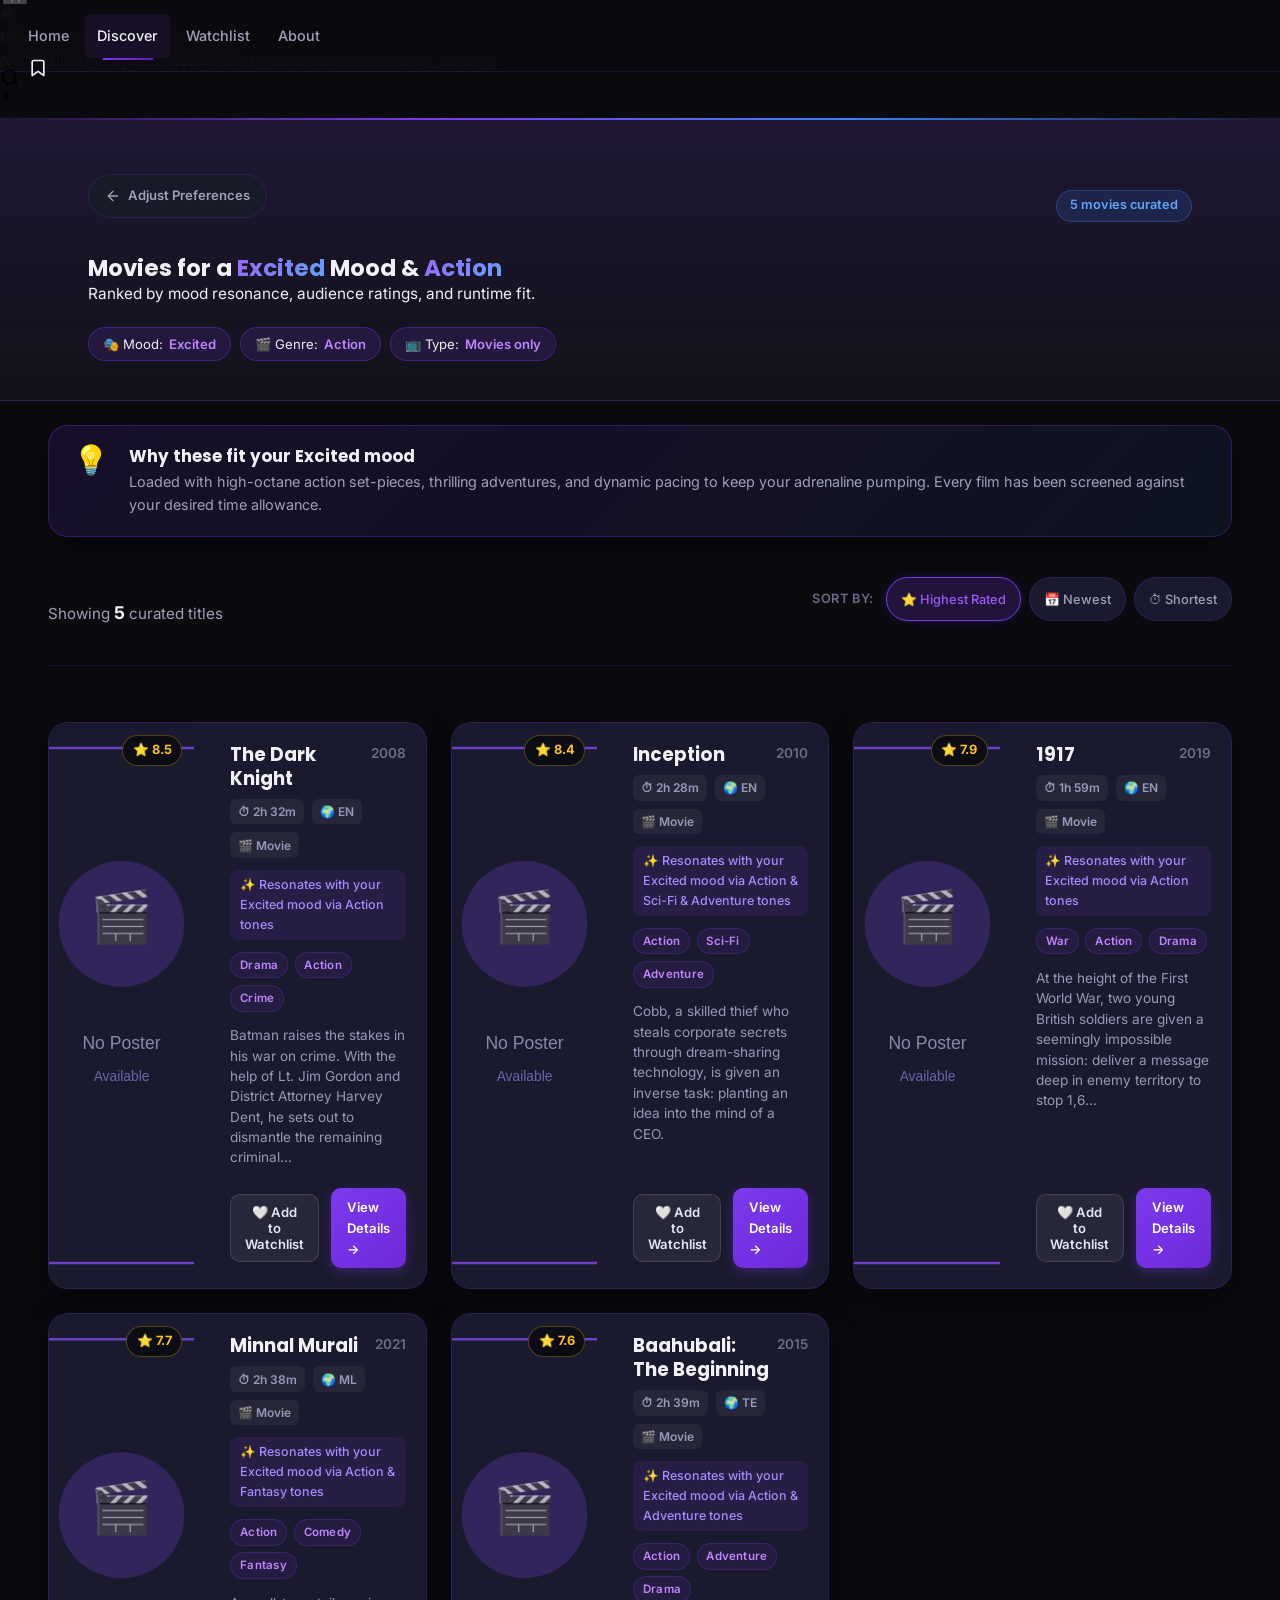
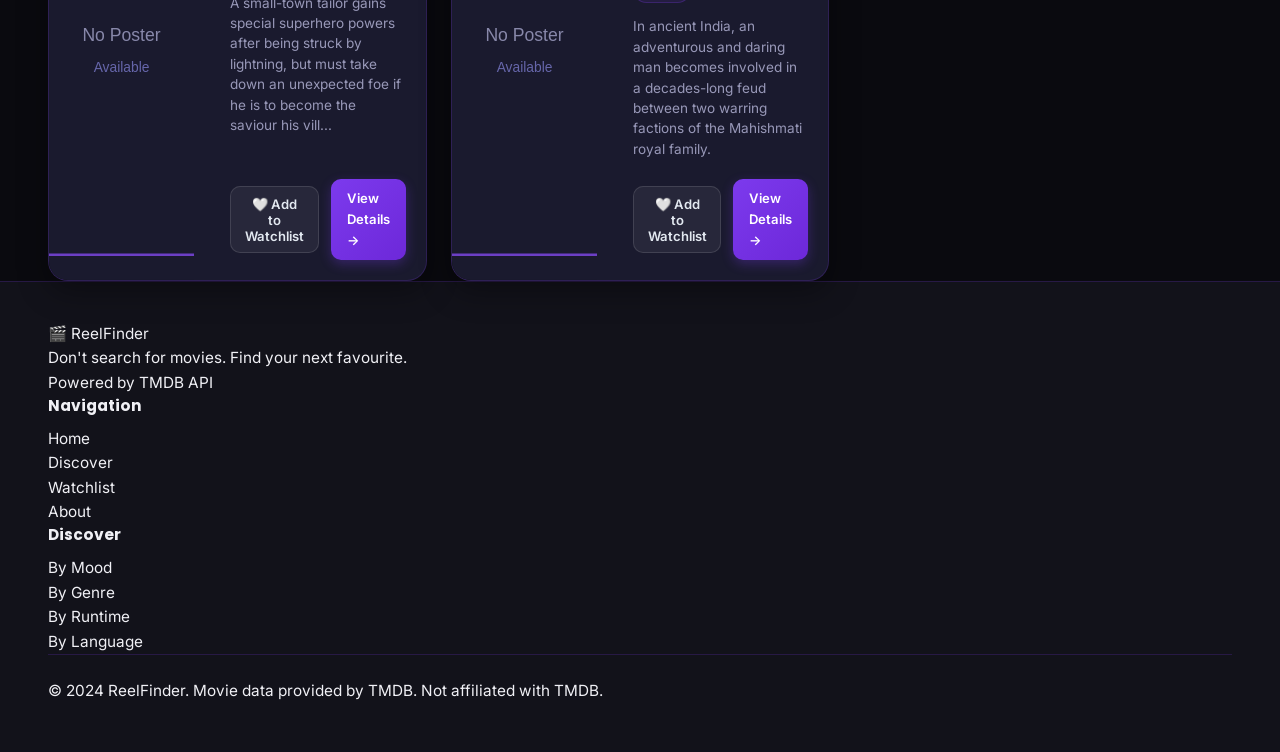
<file: reelfinder/results.html>
<!DOCTYPE html>
<html lang="en">
<head>
    <meta charset="UTF-8">
    <meta name="viewport" content="width=device-width, initial-scale=1.0">
    <title>Recommendations – ReelFinder</title>
    <meta name="description" content="Personalised movie recommendations curated based on your current mood, genre and time preferences.">
    <link rel="preconnect" href="https://fonts.googleapis.com">
    <link rel="preconnect" href="https://fonts.gstatic.com" crossorigin>
    <link href="https://fonts.googleapis.com/css2?family=Poppins:wght@300;400;500;600;700;800;900&family=Inter:wght@300;400;500;600;700&display=swap" rel="stylesheet">
    <link rel="stylesheet" href="css/style.css">
    <link rel="stylesheet" href="css/discover.css">
    <link rel="stylesheet" href="css/details-extra.css">
    <link rel="stylesheet" href="css/responsive.css">
    <link rel="icon" href="data:image/svg+xml,<svg xmlns='http://www.w3.org/2000/svg' viewBox='0 0 100 100'><text y='.9em' font-size='90'>🎬</text></svg>">
</head>
<body>

    <!-- ==================== NAVBAR ==================== -->
    <nav class="navbar" id="navbar">
        <div class="nav-container">
            <a href="index.html" class="nav-logo">
                <span class="logo-icon">🎬</span>
                <span class="logo-text">Reel<span class="gradient-text">Finder</span></span>
            </a>

            <ul class="nav-links" id="nav-links">
                <li><a href="index.html" class="nav-link">Home</a></li>
                <li><a href="discover.html" class="nav-link active">Discover</a></li>
                <li><a href="watchlist.html" class="nav-link">Watchlist</a></li>
                <li><a href="index.html#about" class="nav-link">About</a></li>
            </ul>

            <div class="nav-actions">
                <button class="nav-search-btn" id="nav-search-btn" aria-label="Open search">
                    <svg xmlns="http://www.w3.org/2000/svg" width="20" height="20" viewBox="0 0 24 24" fill="none" stroke="currentColor" stroke-width="2" stroke-linecap="round" stroke-linejoin="round">
                        <circle cx="11" cy="11" r="8"></circle>
                        <line x1="21" y1="21" x2="16.65" y2="16.65"></line>
                    </svg>
                </button>

                <a href="watchlist.html" class="nav-watchlist-btn" aria-label="Watchlist">
                    <svg xmlns="http://www.w3.org/2000/svg" width="20" height="20" viewBox="0 0 24 24" fill="none" stroke="currentColor" stroke-width="2" stroke-linecap="round" stroke-linejoin="round">
                        <path d="M19 21l-7-5-7 5V5a2 2 0 0 1 2-2h10a2 2 0 0 1 2 2z"></path>
                    </svg>
                    <span class="watchlist-badge" id="watchlist-badge" style="display:none">0</span>
                </a>

                <button class="hamburger" id="hamburger" aria-label="Toggle menu" aria-expanded="false">
                    <span></span>
                    <span></span>
                    <span></span>
                </button>
            </div>
        </div>
    </nav>

    <!-- Mobile Navigation Drawer -->
    <div class="mobile-menu" id="mobile-menu" aria-hidden="true">
        <div class="mobile-menu-inner">
            <ul class="mobile-nav-links">
                <li><a href="index.html" class="mobile-nav-link">Home</a></li>
                <li><a href="discover.html" class="mobile-nav-link active">Discover</a></li>
                <li><a href="watchlist.html" class="mobile-nav-link">Watchlist</a></li>
                <li><a href="index.html#about" class="mobile-nav-link">About</a></li>
            </ul>
        </div>
    </div>

    <!-- API Key Warning Banner -->
    <div id="api-key-warning" class="api-warning" style="display:none">
        <div class="api-warning-content">
            <span class="warning-icon">⚠️</span>
            <div>
                <strong>Using Sample Recommendations</strong>
                <p>TMDB API key not configured in <code>js/config.js</code>. Showing curated fallback movies for demonstration.</p>
            </div>
            <button onclick="this.parentElement.parentElement.style.display='none'" aria-label="Dismiss warning">✕</button>
        </div>
    </div>

    <!-- ==================== RESULTS HERO ==================== -->
    <section class="results-hero">
        <div class="container">
            <div class="results-hero-top">
                <a href="discover.html" class="back-btn">
                    <svg xmlns="http://www.w3.org/2000/svg" width="16" height="16" viewBox="0 0 24 24" fill="none" stroke="currentColor" stroke-width="2" stroke-linecap="round" stroke-linejoin="round">
                        <line x1="19" y1="12" x2="5" y2="12"></line>
                        <polyline points="12 19 5 12 12 5"></polyline>
                    </svg>
                    Adjust Preferences
                </a>
                <span class="results-badge" id="results-count">Curating matches...</span>
            </div>

            <h1 class="results-title" id="results-heading">Movies Selected for Your Mood</h1>
            <p class="results-subtitle" id="results-subtitle">Ranked by mood resonance, audience ratings, and runtime fit.</p>

            <!-- Active filter chips -->
            <div class="preferences-display" id="preferences-display" aria-label="Applied preferences"></div>
        </div>
    </section>

    <!-- ==================== MATCH EXPLANATION BANNER ==================== -->
    <div class="container">
        <div class="mood-match-reason" id="match-reason" style="display:none">
            <div class="reason-icon">💡</div>
            <div class="reason-content">
                <h3 class="reason-title" id="reason-title">Why these movies?</h3>
                <p class="reason-desc" id="reason-desc"></p>
            </div>
        </div>
    </div>

    <!-- ==================== CONTROLS BAR ==================== -->
    <div class="results-controls">
        <div class="container">
            <div class="controls-inner">
                <div class="results-count-text">
                    Showing <strong id="visible-count">0</strong> curated titles
                </div>

                <div class="sort-controls" role="group" aria-label="Sort options">
                    <span class="sort-label">Sort by:</span>
                    <button type="button" class="sort-btn active" data-sort="rating">⭐ Highest Rated</button>
                    <button type="button" class="sort-btn" data-sort="newest">📅 Newest</button>
                    <button type="button" class="sort-btn" data-sort="runtime">⏱ Shortest</button>
                </div>
            </div>
        </div>
    </div>

    <!-- ==================== RESULTS MAIN GRID ==================== -->
    <main class="results-section">
        <div class="container">

            <!-- Loading Skeletons -->
            <div class="results-grid" id="results-grid">
                <div class="skeleton-card"></div>
                <div class="skeleton-card"></div>
                <div class="skeleton-card"></div>
                <div class="skeleton-card"></div>
            </div>

            <!-- Empty / No matches State -->
            <div class="no-results" id="no-results" style="display:none">
                <div class="no-results-icon">🎬</div>
                <h3>No exact matches found</h3>
                <p id="no-results-message">We couldn't find movies that meet all your filters at once. Try loosening the runtime or language filter.</p>
                <div class="no-results-actions">
                    <a href="discover.html" class="btn btn--primary">Change Preferences</a>
                    <button type="button" class="btn btn--secondary" id="btn-show-popular">Explore Popular Instead</button>
                </div>
            </div>

            <!-- Alternative Suggestions Section (when filtered results are sparse) -->
            <div class="alternatives-section" id="alternatives-section" style="display:none">
                <div class="section-divider">
                    <span class="divider-text">🍿 Recommended Alternatives</span>
                </div>
                <p class="alternatives-intro">You might also love these critically acclaimed movies with similar vibes:</p>
                <div class="movie-grid" id="alternatives-grid"></div>
            </div>

        </div>
    </main>

    <!-- ==================== FOOTER ==================== -->
    <footer class="footer">
        <div class="container">
            <div class="footer-content">
                <div class="footer-brand">
                    <div class="footer-logo">🎬 ReelFinder</div>
                    <p class="footer-tagline">Don't search for movies. Find your next favourite.</p>
                    <p class="footer-credit">Powered by <a href="https://www.themoviedb.org" target="_blank" rel="noopener noreferrer">TMDB API</a></p>
                </div>
                <div class="footer-links">
                    <h4>Navigation</h4>
                    <ul>
                        <li><a href="index.html">Home</a></li>
                        <li><a href="discover.html">Discover</a></li>
                        <li><a href="watchlist.html">Watchlist</a></li>
                        <li><a href="index.html#about">About</a></li>
                    </ul>
                </div>
                <div class="footer-links">
                    <h4>Discover</h4>
                    <ul>
                        <li><a href="discover.html">By Mood</a></li>
                        <li><a href="discover.html">By Genre</a></li>
                        <li><a href="discover.html">By Runtime</a></li>
                        <li><a href="discover.html">By Language</a></li>
                    </ul>
                </div>
            </div>
            <div class="footer-bottom">
                <p>© 2024 ReelFinder. Movie data provided by TMDB. Not affiliated with TMDB.</p>
            </div>
        </div>
    </footer>

    <!-- Search Overlay & Toast -->
    <div class="search-overlay" id="search-overlay" style="display:none" role="dialog" aria-modal="true" aria-label="Search movies">
        <div class="search-overlay-inner">
            <button class="close-search" id="close-search" aria-label="Close search">✕</button>
            <div class="search-input-wrapper">
                <span class="search-icon" aria-hidden="true">🔍</span>
                <input type="text" id="search-input" placeholder="Search for movies, shows..." autocomplete="off">
            </div>
            <div class="search-results" id="search-results"></div>
        </div>
    </div>
    <div class="toast-container" id="toast-container"></div>

    <!-- Scripts -->
    <script src="js/config.js"></script>
    <script src="js/api.js"></script>
    <script src="js/recommendations.js"></script>
</body>
</html>
</file>
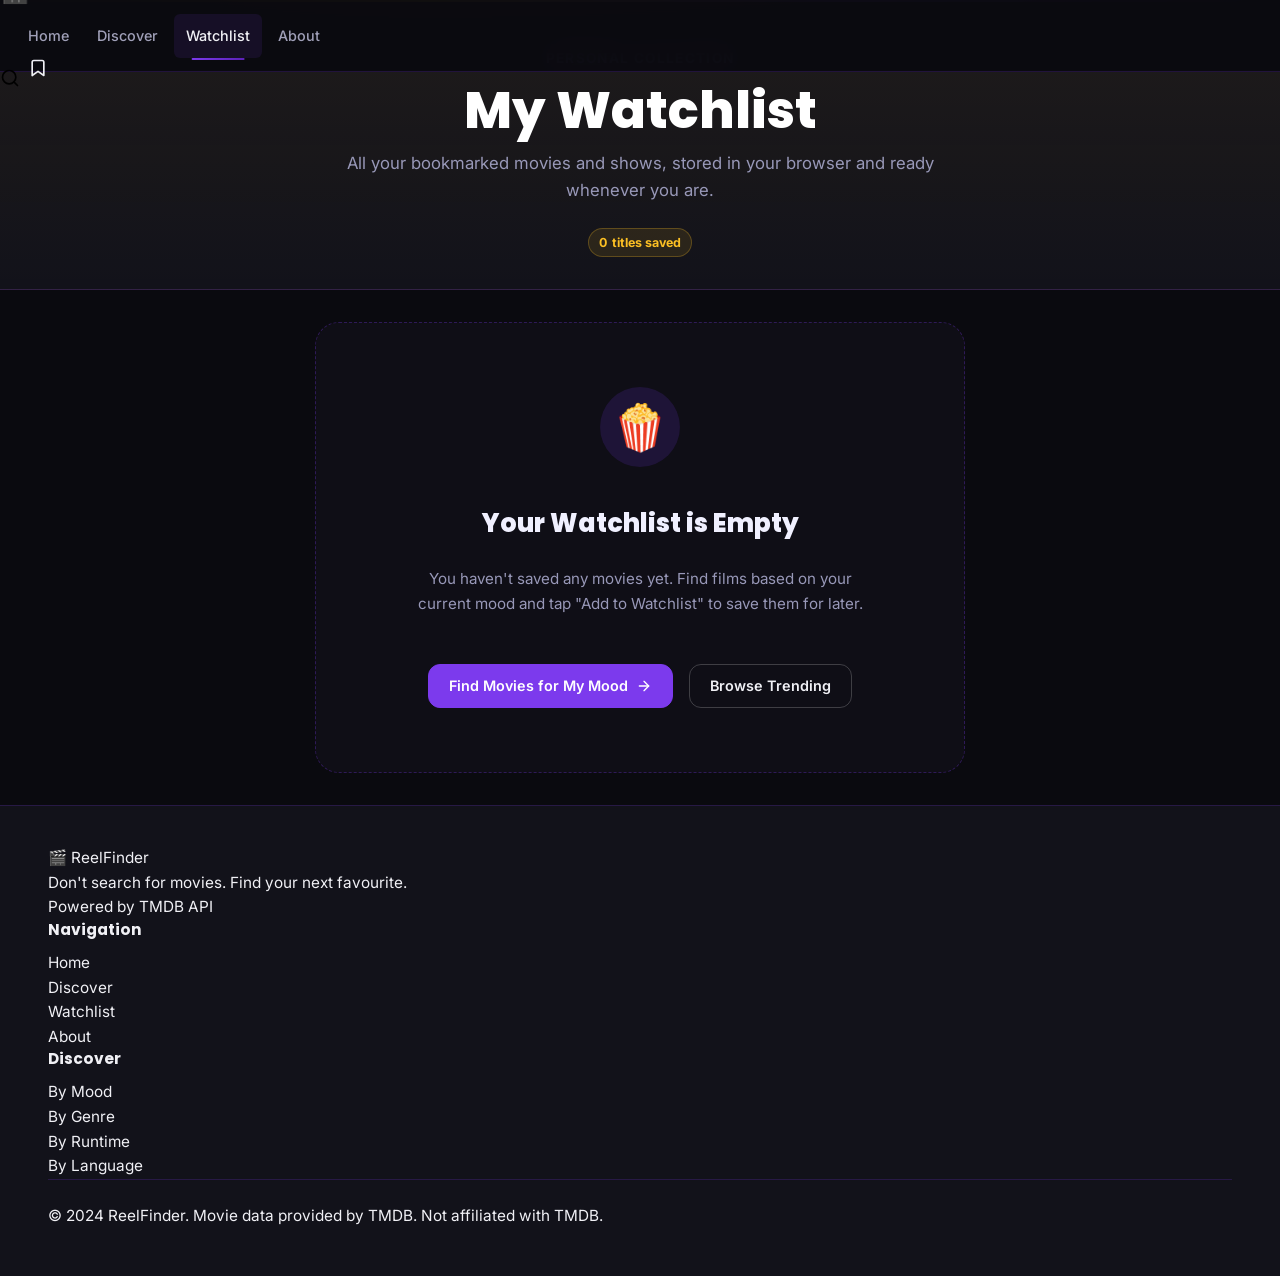
<file: reelfinder/watchlist.html>
<!DOCTYPE html>
<html lang="en">
<head>
    <meta charset="UTF-8">
    <meta name="viewport" content="width=device-width, initial-scale=1.0">
    <title>My Watchlist – ReelFinder</title>
    <meta name="description" content="Your personal movie and TV series watchlist, saved offline and always ready for movie night.">
    <link rel="preconnect" href="https://fonts.googleapis.com">
    <link rel="preconnect" href="https://fonts.gstatic.com" crossorigin>
    <link href="https://fonts.googleapis.com/css2?family=Poppins:wght@300;400;500;600;700;800;900&family=Inter:wght@300;400;500;600;700&display=swap" rel="stylesheet">
    <link rel="stylesheet" href="css/style.css">
    <link rel="stylesheet" href="css/discover.css">
    <link rel="stylesheet" href="css/details-extra.css">
    <link rel="stylesheet" href="css/responsive.css">
    <link rel="icon" href="data:image/svg+xml,<svg xmlns='http://www.w3.org/2000/svg' viewBox='0 0 100 100'><text y='.9em' font-size='90'>🎬</text></svg>">
</head>
<body class="page-watchlist">

    <!-- ==================== NAVBAR ==================== -->
    <nav class="navbar" id="navbar">
        <div class="nav-container">
            <a href="index.html" class="nav-logo">
                <span class="logo-icon">🎬</span>
                <span class="logo-text">Reel<span class="gradient-text">Finder</span></span>
            </a>

            <ul class="nav-links" id="nav-links">
                <li><a href="index.html" class="nav-link">Home</a></li>
                <li><a href="discover.html" class="nav-link">Discover</a></li>
                <li><a href="watchlist.html" class="nav-link active">Watchlist</a></li>
                <li><a href="index.html#about" class="nav-link">About</a></li>
            </ul>

            <div class="nav-actions">
                <button class="nav-search-btn" id="nav-search-btn" aria-label="Open search">
                    <svg xmlns="http://www.w3.org/2000/svg" width="20" height="20" viewBox="0 0 24 24" fill="none" stroke="currentColor" stroke-width="2" stroke-linecap="round" stroke-linejoin="round">
                        <circle cx="11" cy="11" r="8"></circle>
                        <line x1="21" y1="21" x2="16.65" y2="16.65"></line>
                    </svg>
                </button>

                <a href="watchlist.html" class="nav-watchlist-btn" aria-label="Watchlist">
                    <svg xmlns="http://www.w3.org/2000/svg" width="20" height="20" viewBox="0 0 24 24" fill="none" stroke="currentColor" stroke-width="2" stroke-linecap="round" stroke-linejoin="round">
                        <path d="M19 21l-7-5-7 5V5a2 2 0 0 1 2-2h10a2 2 0 0 1 2 2z"></path>
                    </svg>
                    <span class="watchlist-badge" id="watchlist-badge" style="display:none">0</span>
                </a>

                <button class="hamburger" id="hamburger" aria-label="Toggle menu" aria-expanded="false">
                    <span></span>
                    <span></span>
                    <span></span>
                </button>
            </div>
        </div>
    </nav>

    <!-- Mobile Navigation Drawer -->
    <div class="mobile-menu" id="mobile-menu" aria-hidden="true">
        <div class="mobile-menu-inner">
            <ul class="mobile-nav-links">
                <li><a href="index.html" class="mobile-nav-link">Home</a></li>
                <li><a href="discover.html" class="mobile-nav-link">Discover</a></li>
                <li><a href="watchlist.html" class="mobile-nav-link active">Watchlist</a></li>
                <li><a href="index.html#about" class="mobile-nav-link">About</a></li>
            </ul>
        </div>
    </div>

    <!-- ==================== WATCHLIST HERO ==================== -->
    <section class="watchlist-hero">
        <div class="container">
            <div class="watchlist-hero-inner">
                <span class="watchlist-eyebrow">Personal Collection</span>
                <h1 class="watchlist-page-title">My Watchlist</h1>
                <p class="watchlist-page-subtitle">All your bookmarked movies and shows, stored in your browser and ready whenever you are.</p>
                <div class="watchlist-stats">
                    <span class="stat-pill"><span id="watchlist-count">0</span> titles saved</span>
                </div>
            </div>
        </div>
    </section>

    <!-- ==================== CONTROLS BAR ==================== -->
    <div class="watchlist-controls" id="watchlist-controls" style="display:none">
        <div class="container">
            <div class="watchlist-filter-row">
                <div class="sort-group">
                    <span class="sort-label">Order by:</span>
                    <button type="button" class="sort-btn active" data-sort="added">Recently Added</button>
                    <button type="button" class="sort-btn" data-sort="rating">⭐ Rating</button>
                    <button type="button" class="sort-btn" data-sort="title">Alphabetical</button>
                </div>

                <div class="watchlist-actions-group">
                    <button type="button" class="btn-clear-watchlist" id="clear-watchlist-btn">
                        🗑 Clear Watchlist
                    </button>
                </div>
            </div>
        </div>
    </div>

    <!-- ==================== MAIN CONTENT ==================== -->
    <main class="watchlist-section">
        <div class="container">

            <!-- Watchlist Movie Grid -->
            <div class="watchlist-grid" id="watchlist-grid" style="display:none"></div>

            <!-- Empty State -->
            <div class="watchlist-empty" id="watchlist-empty">
                <div class="empty-icon-wrap">
                    <span class="empty-icon">🍿</span>
                </div>
                <h2>Your Watchlist is Empty</h2>
                <p>You haven't saved any movies yet. Find films based on your current mood and tap "Add to Watchlist" to save them for later.</p>
                <div class="empty-actions">
                    <a href="discover.html" class="btn btn--primary">
                        Find Movies for My Mood
                        <svg xmlns="http://www.w3.org/2000/svg" width="16" height="16" viewBox="0 0 24 24" fill="none" stroke="currentColor" stroke-width="2" stroke-linecap="round" stroke-linejoin="round">
                            <line x1="5" y1="12" x2="19" y2="12"></line>
                            <polyline points="12 5 19 12 12 19"></polyline>
                        </svg>
                    </a>
                    <a href="index.html#trending" class="btn btn--secondary">
                        Browse Trending
                    </a>
                </div>
            </div>

        </div>
    </main>

    <!-- ==================== FOOTER ==================== -->
    <footer class="footer">
        <div class="container">
            <div class="footer-content">
                <div class="footer-brand">
                    <div class="footer-logo">🎬 ReelFinder</div>
                    <p class="footer-tagline">Don't search for movies. Find your next favourite.</p>
                    <p class="footer-credit">Powered by <a href="https://www.themoviedb.org" target="_blank" rel="noopener noreferrer">TMDB API</a></p>
                </div>
                <div class="footer-links">
                    <h4>Navigation</h4>
                    <ul>
                        <li><a href="index.html">Home</a></li>
                        <li><a href="discover.html">Discover</a></li>
                        <li><a href="watchlist.html">Watchlist</a></li>
                        <li><a href="index.html#about">About</a></li>
                    </ul>
                </div>
                <div class="footer-links">
                    <h4>Discover</h4>
                    <ul>
                        <li><a href="discover.html">By Mood</a></li>
                        <li><a href="discover.html">By Genre</a></li>
                        <li><a href="discover.html">By Runtime</a></li>
                        <li><a href="discover.html">By Language</a></li>
                    </ul>
                </div>
            </div>
            <div class="footer-bottom">
                <p>© 2024 ReelFinder. Movie data provided by TMDB. Not affiliated with TMDB.</p>
            </div>
        </div>
    </footer>

    <!-- Search Overlay & Toast -->
    <div class="search-overlay" id="search-overlay" style="display:none" role="dialog" aria-modal="true" aria-label="Search movies">
        <div class="search-overlay-inner">
            <button class="close-search" id="close-search" aria-label="Close search">✕</button>
            <div class="search-input-wrapper">
                <span class="search-icon" aria-hidden="true">🔍</span>
                <input type="text" id="search-input" placeholder="Search for movies, shows..." autocomplete="off">
            </div>
            <div class="search-results" id="search-results"></div>
        </div>
    </div>
    <div class="toast-container" id="toast-container"></div>

    <!-- Scripts -->
    <script src="js/config.js"></script>
    <script src="js/api.js"></script>
    <script src="js/watchlist.js"></script>
</body>
</html>
</file>
<file: reelfinder/css/style.css>
/* ============================================================
   ReelFinder — Main Stylesheet
   Dark Cinematic Theme
   ============================================================ */

/* ── Google Fonts ─────────────────────────────────────────── */
@import url('https://fonts.googleapis.com/css2?family=Poppins:wght@300;400;500;600;700;800;900&family=Inter:wght@300;400;500;600;700&display=swap');

/* ============================================================
   1. CSS CUSTOM PROPERTIES / DESIGN TOKENS
   ============================================================ */
:root {
  /* Backgrounds */
  --bg-primary:    #0a0a0f;
  --bg-secondary:  #111118;
  --bg-card:       #16161f;
  --bg-elevated:   #1c1c28;
  --bg-overlay:    rgba(10, 10, 15, 0.85);
  --bg-glass:      rgba(22, 22, 31, 0.6);

  /* Accents */
  --accent-purple:       #7c3aed;
  --accent-purple-light: #9d64f8;
  --accent-purple-dark:  #5b21b6;
  --accent-blue:         #3b82f6;
  --accent-blue-light:   #60a5fa;
  --accent-glow:         rgba(124, 58, 237, 0.3);
  --accent-glow-strong:  rgba(124, 58, 237, 0.55);

  /* Text */
  --text-primary:   #f0f0ff;
  --text-secondary: #9898b8;
  --text-muted:     #5a5a7a;
  --text-inverse:   #0a0a0f;

  /* Borders */
  --border-color:        rgba(124, 58, 237, 0.2);
  --border-color-hover:  rgba(124, 58, 237, 0.5);
  --border-subtle:       rgba(255, 255, 255, 0.06);

  /* Semantic */
  --star-color: #f59e0b;
  --star-dim:   #3d3217;
  --success:    #10b981;
  --success-bg: rgba(16, 185, 129, 0.12);
  --danger:     #ef4444;
  --danger-bg:  rgba(239, 68, 68, 0.12);
  --warning:    #f59e0b;
  --warning-bg: rgba(245, 158, 11, 0.12);

  /* Radii */
  --radius-xs: 4px;
  --radius-sm: 8px;
  --radius-md: 12px;
  --radius-lg: 16px;
  --radius-xl: 24px;
  --radius-2xl: 32px;
  --radius-full: 9999px;

  /* Shadows */
  --shadow-sm:   0 2px 8px  rgba(0, 0, 0, 0.3);
  --shadow-card: 0 8px 32px rgba(0, 0, 0, 0.4);
  --shadow-lg:   0 16px 48px rgba(0, 0, 0, 0.5);
  --shadow-glow: 0 0 20px rgba(124, 58, 237, 0.3);
  --shadow-glow-strong: 0 0 40px rgba(124, 58, 237, 0.5);
  --shadow-blue-glow: 0 0 20px rgba(59, 130, 246, 0.3);

  /* Transitions */
  --transition:       all 0.3s cubic-bezier(0.4, 0, 0.2, 1);
  --transition-fast:  all 0.15s cubic-bezier(0.4, 0, 0.2, 1);
  --transition-slow:  all 0.5s cubic-bezier(0.4, 0, 0.2, 1);
  --transition-bounce: all 0.4s cubic-bezier(0.34, 1.56, 0.64, 1);

  /* Typography */
  --font-heading: 'Poppins', sans-serif;
  --font-body:    'Inter', sans-serif;

  /* Spacing scale */
  --space-1:  4px;
  --space-2:  8px;
  --space-3:  12px;
  --space-4:  16px;
  --space-5:  20px;
  --space-6:  24px;
  --space-8:  32px;
  --space-10: 40px;
  --space-12: 48px;
  --space-16: 64px;
  --space-20: 80px;
  --space-24: 96px;

  /* Layout */
  --navbar-height:  72px;
  --container-max:  1320px;
  --sidebar-width:  280px;

  /* Gradients */
  --gradient-purple: linear-gradient(135deg, #7c3aed 0%, #5b21b6 100%);
  --gradient-purple-blue: linear-gradient(135deg, #7c3aed 0%, #3b82f6 100%);
  --gradient-hero: linear-gradient(135deg, #0a0a0f 0%, #0d1117 50%, #0a0a0f 100%);
  --gradient-card-hover: linear-gradient(180deg, transparent 40%, rgba(10, 10, 15, 0.98) 100%);
  --gradient-text: linear-gradient(135deg, #9d64f8 0%, #60a5fa 100%);
}

/* ============================================================
   2. CSS RESET & BASE STYLES
   ============================================================ */
*, *::before, *::after {
  box-sizing: border-box;
  margin:  0;
  padding: 0;
}

html {
  scroll-behavior: smooth;
  -webkit-text-size-adjust: 100%;
  font-size: 16px;
  overflow-x: hidden;
}

body {
  font-family: var(--font-body);
  font-size: 1rem;
  font-weight: 400;
  line-height: 1.6;
  color: var(--text-primary);
  background-color: var(--bg-primary);
  overflow-x: hidden;
  -webkit-font-smoothing: antialiased;
  -moz-osx-font-smoothing: grayscale;
}

h1, h2, h3, h4, h5, h6 {
  font-family: var(--font-heading);
  font-weight: 700;
  line-height: 1.25;
  color: var(--text-primary);
}

a {
  color: var(--accent-purple-light);
  text-decoration: none;
  transition: var(--transition-fast);
}

a:hover {
  color: var(--text-primary);
}

img {
  max-width: 100%;
  height: auto;
  display: block;
}

ul, ol {
  list-style: none;
}

button {
  font-family: var(--font-body);
  cursor: pointer;
  border: none;
  outline: none;
  background: none;
}

input, textarea, select {
  font-family: var(--font-body);
  outline: none;
}

::selection {
  background-color: var(--accent-purple);
  color: #fff;
}

::-webkit-scrollbar {
  width: 6px;
  height: 6px;
}

::-webkit-scrollbar-track {
  background: var(--bg-secondary);
}

::-webkit-scrollbar-thumb {
  background: var(--accent-purple-dark);
  border-radius: var(--radius-full);
}

::-webkit-scrollbar-thumb:hover {
  background: var(--accent-purple);
}

/* ============================================================
   3. PAGE TRANSITION
   ============================================================ */
.page-transition {
  animation: fadeIn 0.5s ease forwards;
}

.page-transition-out {
  animation: fadeOut 0.3s ease forwards;
}

/* ============================================================
   4. CONTAINER
   ============================================================ */
.container {
  width: 100%;
  max-width: var(--container-max);
  margin-inline: auto;
  padding-inline: var(--space-6);
}

@media (max-width: 768px) {
  .container {
    padding-inline: var(--space-4);
  }
}

/* ============================================================
   5. NAVBAR
   ============================================================ */
.navbar {
  position: fixed;
  top: 0;
  left: 0;
  right: 0;
  z-index: 1000;
  height: var(--navbar-height);
  display: flex;
  align-items: center;
  background: rgba(10, 10, 15, 0.75);
  backdrop-filter: blur(20px) saturate(1.8);
  -webkit-backdrop-filter: blur(20px) saturate(1.8);
  border-bottom: 1px solid var(--border-subtle);
  transition: var(--transition);
}

.navbar.scrolled {
  background: rgba(10, 10, 15, 0.95);
  border-bottom-color: var(--border-color);
  box-shadow: 0 4px 32px rgba(0, 0, 0, 0.5);
}

.navbar .container {
  display: flex;
  align-items: center;
  gap: var(--space-6);
  width: 100%;
}

/* Logo */
.nav-logo {
  display: flex;
  align-items: center;
  gap: var(--space-2);
  font-family: var(--font-heading);
  font-size: 1.5rem;
  font-weight: 800;
  letter-spacing: -0.02em;
  flex-shrink: 0;
  transition: var(--transition-fast);
}

.nav-logo:hover {
  opacity: 0.9;
  transform: scale(1.02);
}

.nav-logo-icon {
  width: 36px;
  height: 36px;
  background: var(--gradient-purple);
  border-radius: var(--radius-sm);
  display: flex;
  align-items: center;
  justify-content: center;
  font-size: 1.1rem;
  box-shadow: var(--shadow-glow);
}

.nav-logo-text {
  background: var(--gradient-text);
  -webkit-background-clip: text;
  background-clip: text;
  -webkit-text-fill-color: transparent;
  color: transparent;
}

/* Nav Links */
.nav-links {
  display: flex;
  align-items: center;
  gap: var(--space-1);
  margin-left: var(--space-4);
}

.nav-link {
  position: relative;
  display: flex;
  align-items: center;
  gap: var(--space-2);
  padding: var(--space-2) var(--space-3);
  font-size: 0.9rem;
  font-weight: 500;
  color: var(--text-secondary);
  border-radius: var(--radius-sm);
  transition: var(--transition-fast);
}

.nav-link::after {
  content: '';
  position: absolute;
  bottom: -2px;
  left: 50%;
  transform: translateX(-50%) scaleX(0);
  width: 60%;
  height: 2px;
  background: var(--gradient-purple);
  border-radius: var(--radius-full);
  transition: transform 0.25s cubic-bezier(0.4, 0, 0.2, 1);
}

.nav-link:hover,
.nav-link.active {
  color: var(--text-primary);
  background: rgba(124, 58, 237, 0.1);
}

.nav-link:hover::after,
.nav-link.active::after {
  transform: translateX(-50%) scaleX(1);
}

.nav-link .nav-icon {
  font-size: 1rem;
  opacity: 0.8;
}

/* Nav Search */
.nav-search {
  flex: 1;
  max-width: 380px;
  position: relative;
}

.nav-search-input {
  width: 100%;
  height: 42px;
  padding: 0 var(--space-4) 0 44px;
  background: var(--bg-elevated);
  border: 1px solid var(--border-subtle);
  border-radius: var(--radius-full);
  color: var(--text-primary);
  font-size: 0.875rem;
  transition: var(--transition);
}

.nav-search-input::placeholder {
  color: var(--text-muted);
}

.nav-search-input:focus {
  border-color: var(--accent-purple);
  background: var(--bg-card);
  box-shadow: 0 0 0 3px rgba(124, 58, 237, 0.15);
}

.nav-search-icon {
  position: absolute;
  left: 14px;
  top: 50%;
  transform: translateY(-50%);
  color: var(--text-muted);
  font-size: 1rem;
  pointer-events: none;
  transition: var(--transition-fast);
}

.nav-search-input:focus ~ .nav-search-icon {
  color: var(--accent-purple-light);
}

/* Nav Actions */
.nav-actions {
  display: flex;
  align-items: center;
  gap: var(--space-2);
  margin-left: auto;
}

/* Watchlist Badge */
.watchlist-btn {
  position: relative;
  display: flex;
  align-items: center;
  gap: var(--space-2);
  padding: var(--space-2) var(--space-3);
  background: rgba(124, 58, 237, 0.1);
  border: 1px solid var(--border-color);
  border-radius: var(--radius-sm);
  color: var(--accent-purple-light);
  font-size: 0.875rem;
  font-weight: 500;
  transition: var(--transition);
}

.watchlist-btn:hover {
  background: rgba(124, 58, 237, 0.2);
  border-color: var(--border-color-hover);
  box-shadow: var(--shadow-glow);
  transform: translateY(-1px);
}

.watchlist-count {
  display: inline-flex;
  align-items: center;
  justify-content: center;
  min-width: 20px;
  height: 20px;
  padding: 0 6px;
  background: var(--accent-purple);
  border-radius: var(--radius-full);
  font-size: 0.7rem;
  font-weight: 700;
  color: #fff;
  line-height: 1;
  animation: pulse 2s infinite;
}

/* Hamburger */
.hamburger {
  display: none;
  flex-direction: column;
  justify-content: center;
  align-items: center;
  gap: 5px;
  width: 40px;
  height: 40px;
  border-radius: var(--radius-sm);
  background: var(--bg-elevated);
  border: 1px solid var(--border-subtle);
  transition: var(--transition);
  cursor: pointer;
  flex-shrink: 0;
}

.hamburger span {
  display: block;
  width: 20px;
  height: 2px;
  background: var(--text-primary);
  border-radius: var(--radius-full);
  transition: var(--transition);
  transform-origin: center;
}

.hamburger.active span:nth-child(1) {
  transform: translateY(7px) rotate(45deg);
}

.hamburger.active span:nth-child(2) {
  opacity: 0;
  transform: scaleX(0);
}

.hamburger.active span:nth-child(3) {
  transform: translateY(-7px) rotate(-45deg);
}

.hamburger:hover {
  background: var(--bg-card);
  border-color: var(--border-color);
}

/* Mobile Menu */
.mobile-menu {
  display: none;
  position: fixed;
  top: var(--navbar-height);
  left: 0;
  right: 0;
  bottom: 0;
  z-index: 999;
  background: rgba(10, 10, 15, 0.98);
  backdrop-filter: blur(20px);
  -webkit-backdrop-filter: blur(20px);
  flex-direction: column;
  padding: var(--space-6);
  gap: var(--space-2);
  overflow-y: auto;
  transform: translateX(-100%);
  transition: transform 0.35s cubic-bezier(0.4, 0, 0.2, 1);
}

.mobile-menu.open {
  display: flex;
  transform: translateX(0);
}

.mobile-menu .nav-link {
  font-size: 1.1rem;
  padding: var(--space-4);
  border-bottom: 1px solid var(--border-subtle);
  border-radius: 0;
}

.mobile-menu .nav-link::after {
  display: none;
}

.mobile-search {
  margin-bottom: var(--space-4);
}

.mobile-search .nav-search-input {
  max-width: 100%;
  height: 50px;
  font-size: 1rem;
}

/* ============================================================
   6. HERO SECTION
   ============================================================ */
.hero-section {
  position: relative;
  min-height: 100vh;
  display: flex;
  align-items: center;
  overflow: hidden;
  background: var(--gradient-hero);
}

/* Star/Particle Background */
.hero-stars {
  position: absolute;
  inset: 0;
  overflow: hidden;
  pointer-events: none;
}

.hero-star {
  position: absolute;
  width: 2px;
  height: 2px;
  background: rgba(255, 255, 255, 0.6);
  border-radius: 50%;
  animation: starTwinkle var(--duration, 3s) var(--delay, 0s) infinite ease-in-out;
}

.hero-star:nth-child(2n) {
  width: 3px;
  height: 3px;
  background: rgba(157, 100, 248, 0.5);
}

.hero-star:nth-child(3n) {
  width: 1px;
  height: 1px;
  background: rgba(96, 165, 250, 0.4);
}

/* Animated gradient mesh */
.hero-gradient-mesh {
  position: absolute;
  inset: 0;
  background:
    radial-gradient(ellipse 60% 50% at 20% 50%, rgba(124, 58, 237, 0.18) 0%, transparent 70%),
    radial-gradient(ellipse 50% 60% at 80% 30%, rgba(59, 130, 246, 0.12) 0%, transparent 70%),
    radial-gradient(ellipse 40% 40% at 60% 80%, rgba(124, 58, 237, 0.08) 0%, transparent 60%);
  animation: gradientShift 12s ease-in-out infinite alternate;
}

.hero-noise {
  position: absolute;
  inset: 0;
  opacity: 0.03;
  background-image: url("data:image/svg+xml,%3Csvg viewBox='0 0 256 256' xmlns='http://www.w3.org/2000/svg'%3E%3Cfilter id='noise'%3E%3CfeTurbulence type='fractalNoise' baseFrequency='0.9' numOctaves='4' stitchTiles='stitch'/%3E%3C/filter%3E%3Crect width='100%25' height='100%25' filter='url(%23noise)'/%3E%3C/svg%3E");
  background-size: 200px 200px;
}

/* Hero content */
.hero-content {
  position: relative;
  z-index: 2;
  max-width: 700px;
  animation: slideUp 0.8s cubic-bezier(0.4, 0, 0.2, 1) forwards;
}

.hero-eyebrow {
  display: inline-flex;
  align-items: center;
  gap: var(--space-2);
  padding: var(--space-2) var(--space-4);
  background: rgba(124, 58, 237, 0.12);
  border: 1px solid var(--border-color);
  border-radius: var(--radius-full);
  font-size: 0.8rem;
  font-weight: 600;
  color: var(--accent-purple-light);
  letter-spacing: 0.08em;
  text-transform: uppercase;
  margin-bottom: var(--space-6);
}

.hero-eyebrow .dot {
  width: 6px;
  height: 6px;
  background: var(--accent-purple-light);
  border-radius: 50%;
  animation: pulse 1.5s infinite;
}

.hero-title {
  font-family: var(--font-heading);
  font-size: clamp(2.5rem, 6vw, 4.5rem);
  font-weight: 900;
  line-height: 1.1;
  letter-spacing: -0.03em;
  margin-bottom: var(--space-6);
  color: var(--text-primary);
}

.hero-title .gradient-text {
  background: var(--gradient-text);
  -webkit-background-clip: text;
  background-clip: text;
  -webkit-text-fill-color: transparent;
  color: transparent;
}

.hero-subtitle {
  font-size: clamp(1rem, 2vw, 1.2rem);
  color: var(--text-secondary);
  line-height: 1.7;
  margin-bottom: var(--space-10);
  max-width: 560px;
}

.hero-buttons {
  display: flex;
  flex-wrap: wrap;
  gap: var(--space-4);
  align-items: center;
}

/* Hero floating shapes */
.hero-visual {
  position: absolute;
  right: 0;
  top: 50%;
  transform: translateY(-50%);
  width: 45%;
  max-width: 580px;
  display: flex;
  align-items: center;
  justify-content: center;
  pointer-events: none;
  z-index: 1;
}

.hero-poster-stack {
  position: relative;
  width: 100%;
  height: 500px;
}

.hero-poster {
  position: absolute;
  border-radius: var(--radius-lg);
  overflow: hidden;
  box-shadow: var(--shadow-lg);
  background: var(--bg-elevated);
}

.hero-poster-main {
  width: 240px;
  height: 360px;
  top: 50%;
  left: 50%;
  transform: translate(-50%, -50%);
  animation: float 6s ease-in-out infinite;
  z-index: 3;
  border: 1px solid var(--border-color);
  box-shadow: var(--shadow-glow-strong), var(--shadow-lg);
}

.hero-poster-left {
  width: 180px;
  height: 270px;
  top: 50%;
  left: 10%;
  transform: translateY(-50%) rotate(-8deg);
  animation: float 7s ease-in-out infinite 1s;
  z-index: 2;
  opacity: 0.65;
}

.hero-poster-right {
  width: 180px;
  height: 270px;
  top: 50%;
  right: 10%;
  transform: translateY(-50%) rotate(8deg);
  animation: float 8s ease-in-out infinite 2s;
  z-index: 2;
  opacity: 0.65;
}

.hero-poster-bg {
  width: 100%;
  height: 100%;
  background: linear-gradient(135deg, var(--bg-elevated), var(--bg-card));
  display: flex;
  align-items: center;
  justify-content: center;
  font-size: 3rem;
  color: var(--text-muted);
}

/* Hero scroll indicator */
.hero-scroll-hint {
  position: absolute;
  bottom: var(--space-10);
  left: 50%;
  transform: translateX(-50%);
  display: flex;
  flex-direction: column;
  align-items: center;
  gap: var(--space-2);
  color: var(--text-muted);
  font-size: 0.75rem;
  letter-spacing: 0.1em;
  text-transform: uppercase;
  animation: fadeIn 1s 1.5s both;
}

.scroll-arrow {
  width: 24px;
  height: 24px;
  border-right: 2px solid var(--text-muted);
  border-bottom: 2px solid var(--text-muted);
  transform: rotate(45deg);
  animation: scrollBounce 1.5s ease-in-out infinite;
}

/* Hero stats bar */
.hero-stats {
  display: flex;
  gap: var(--space-10);
  margin-top: var(--space-12);
  padding-top: var(--space-8);
  border-top: 1px solid var(--border-subtle);
}

.hero-stat-value {
  display: block;
  font-family: var(--font-heading);
  font-size: 1.75rem;
  font-weight: 800;
  background: var(--gradient-text);
  -webkit-background-clip: text;
  background-clip: text;
  -webkit-text-fill-color: transparent;
  color: transparent;
}

.hero-stat-label {
  display: block;
  font-size: 0.8rem;
  color: var(--text-muted);
  margin-top: 2px;
}

/* ============================================================
   7. SECTION STYLES
   ============================================================ */
.section {
  padding-block: var(--space-20);
}

.section + .section {
  padding-top: 0;
}

/* Section headings */
.section-header {
  display: flex;
  align-items: center;
  justify-content: space-between;
  margin-bottom: var(--space-8);
  gap: var(--space-4);
}

.section-title {
  font-family: var(--font-heading);
  font-size: clamp(1.4rem, 3vw, 1.875rem);
  font-weight: 700;
  display: flex;
  align-items: center;
  gap: var(--space-3);
}

.section-title::before {
  content: '';
  display: block;
  width: 4px;
  height: 1.2em;
  background: var(--gradient-purple);
  border-radius: var(--radius-full);
  flex-shrink: 0;
}

.section-title .title-emoji {
  font-size: 1.3rem;
}

.section-subtitle {
  color: var(--text-secondary);
  font-size: 0.95rem;
  margin-top: var(--space-2);
}

.section-link {
  display: flex;
  align-items: center;
  gap: var(--space-2);
  font-size: 0.875rem;
  font-weight: 600;
  color: var(--accent-purple-light);
  white-space: nowrap;
  transition: var(--transition-fast);
}

.section-link:hover {
  color: var(--text-primary);
  gap: var(--space-3);
}

.section-link .arrow {
  transition: transform 0.2s ease;
}

.section-link:hover .arrow {
  transform: translateX(4px);
}

/* Specific sections */
.trending-section {
  background: var(--bg-secondary);
  border-radius: var(--radius-2xl);
  padding: var(--space-12);
  margin-bottom: var(--space-16);
}

.popular-section {
  margin-bottom: var(--space-16);
}

.hidden-gems-section {
  position: relative;
  padding: var(--space-12);
  margin-bottom: var(--space-16);
  border-radius: var(--radius-2xl);
  background: linear-gradient(135deg, rgba(124, 58, 237, 0.07) 0%, rgba(59, 130, 246, 0.04) 100%);
  border: 1px solid var(--border-color);
  overflow: hidden;
}

.hidden-gems-section::before {
  content: '';
  position: absolute;
  top: -50%;
  left: -20%;
  width: 60%;
  height: 200%;
  background: radial-gradient(ellipse, rgba(124, 58, 237, 0.08) 0%, transparent 70%);
  pointer-events: none;
}

/* Scroll animations */
.animate-in {
  opacity: 0;
  transform: translateY(32px);
  transition: opacity 0.6s ease, transform 0.6s cubic-bezier(0.4, 0, 0.2, 1);
}

.animate-in.animated {
  opacity: 1;
  transform: translateY(0);
}

.animate-in.delay-1 { transition-delay: 0.1s; }
.animate-in.delay-2 { transition-delay: 0.2s; }
.animate-in.delay-3 { transition-delay: 0.3s; }
.animate-in.delay-4 { transition-delay: 0.4s; }
.animate-in.delay-5 { transition-delay: 0.5s; }

/* ============================================================
   8. MOVIE GRID
   ============================================================ */
.movie-grid {
  display: grid;
  grid-template-columns: repeat(auto-fill, minmax(200px, 1fr));
  gap: var(--space-6);
}

.movie-grid.grid-compact {
  grid-template-columns: repeat(auto-fill, minmax(160px, 1fr));
  gap: var(--space-4);
}

.movie-grid.grid-large {
  grid-template-columns: repeat(auto-fill, minmax(240px, 1fr));
  gap: var(--space-8);
}

.movie-grid.grid-featured {
  grid-template-columns: 2fr 1fr 1fr;
  gap: var(--space-6);
}

@media (max-width: 1200px) {
  .movie-grid { grid-template-columns: repeat(auto-fill, minmax(180px, 1fr)); }
  .movie-grid.grid-featured { grid-template-columns: 1fr 1fr; }
}

@media (max-width: 768px) {
  .movie-grid { grid-template-columns: repeat(2, 1fr); gap: var(--space-4); }
  .movie-grid.grid-featured { grid-template-columns: 1fr; }
  .movie-grid.grid-compact { grid-template-columns: repeat(2, 1fr); }
}

@media (max-width: 480px) {
  .movie-grid { grid-template-columns: repeat(2, 1fr); gap: var(--space-3); }
}

/* ============================================================
   9. MOVIE CARD
   ============================================================ */
.movie-card {
  position: relative;
  border-radius: var(--radius-md);
  overflow: hidden;
  background: var(--bg-card);
  border: 1px solid var(--border-subtle);
  box-shadow: var(--shadow-card);
  transition: var(--transition);
  cursor: pointer;
  display: flex;
  flex-direction: column;
  group: card;
}

.movie-card:hover {
  transform: translateY(-6px) scale(1.01);
  border-color: var(--border-color);
  box-shadow: var(--shadow-glow), var(--shadow-lg);
}

/* Poster */
.card-poster {
  position: relative;
  width: 100%;
  aspect-ratio: 2 / 3;
  overflow: hidden;
  flex-shrink: 0;
  background: var(--bg-elevated);
}

.card-poster img {
  width: 100%;
  height: 100%;
  object-fit: cover;
  display: block;
  transition: transform 0.5s cubic-bezier(0.4, 0, 0.2, 1);
}

.movie-card:hover .card-poster img {
  transform: scale(1.07);
}

/* Poster placeholder */
.poster-placeholder {
  width: 100%;
  height: 100%;
  display: flex;
  flex-direction: column;
  align-items: center;
  justify-content: center;
  gap: var(--space-3);
  background: linear-gradient(135deg, var(--bg-elevated), var(--bg-card));
  color: var(--text-muted);
}

.poster-placeholder .placeholder-icon {
  font-size: 2.5rem;
  opacity: 0.4;
}

.poster-placeholder .placeholder-text {
  font-size: 0.75rem;
  opacity: 0.5;
}

/* Rating badge on card */
.card-rating-badge {
  position: absolute;
  top: var(--space-2);
  left: var(--space-2);
  z-index: 3;
  display: flex;
  align-items: center;
  gap: 3px;
  padding: 3px 8px;
  background: rgba(10, 10, 15, 0.85);
  backdrop-filter: blur(8px);
  -webkit-backdrop-filter: blur(8px);
  border-radius: var(--radius-sm);
  font-size: 0.75rem;
  font-weight: 700;
  color: var(--star-color);
  border: 1px solid rgba(245, 158, 11, 0.25);
}

.card-rating-badge .star-icon {
  font-size: 0.7rem;
}

/* Watchlist heart */
.card-watchlist-btn {
  position: absolute;
  top: var(--space-2);
  right: var(--space-2);
  z-index: 4;
  width: 34px;
  height: 34px;
  display: flex;
  align-items: center;
  justify-content: center;
  background: rgba(10, 10, 15, 0.8);
  backdrop-filter: blur(8px);
  -webkit-backdrop-filter: blur(8px);
  border-radius: 50%;
  border: 1px solid var(--border-subtle);
  color: var(--text-secondary);
  font-size: 0.95rem;
  transition: var(--transition-bounce);
  opacity: 0;
  transform: scale(0.8);
}

.movie-card:hover .card-watchlist-btn {
  opacity: 1;
  transform: scale(1);
}

.card-watchlist-btn:hover {
  background: rgba(239, 68, 68, 0.2);
  border-color: rgba(239, 68, 68, 0.4);
  color: #ef4444;
  transform: scale(1.15) !important;
}

.card-watchlist-btn.active {
  background: rgba(239, 68, 68, 0.2);
  border-color: rgba(239, 68, 68, 0.4);
  color: #ef4444;
  opacity: 1;
  transform: scale(1);
}

/* Card overlay (hover) */
.card-overlay {
  position: absolute;
  inset: 0;
  background: var(--gradient-card-hover);
  display: flex;
  flex-direction: column;
  justify-content: flex-end;
  padding: var(--space-4);
  opacity: 0;
  transition: opacity 0.3s ease;
  z-index: 2;
}

.movie-card:hover .card-overlay {
  opacity: 1;
}

.overlay-actions {
  display: flex;
  gap: var(--space-2);
  margin-bottom: var(--space-3);
}

.overlay-btn {
  flex: 1;
  display: flex;
  align-items: center;
  justify-content: center;
  gap: var(--space-2);
  padding: var(--space-2) var(--space-3);
  border-radius: var(--radius-sm);
  font-size: 0.78rem;
  font-weight: 600;
  transition: var(--transition-fast);
  transform: translateY(8px);
  opacity: 0;
}

.movie-card:hover .overlay-btn {
  transform: translateY(0);
  opacity: 1;
}

.movie-card:hover .overlay-btn:nth-child(1) { transition-delay: 0.05s; }
.movie-card:hover .overlay-btn:nth-child(2) { transition-delay: 0.1s; }

.overlay-btn-primary {
  background: var(--accent-purple);
  color: #fff;
}

.overlay-btn-primary:hover {
  background: var(--accent-purple-light);
  box-shadow: var(--shadow-glow);
}

.overlay-btn-secondary {
  background: rgba(255, 255, 255, 0.12);
  color: var(--text-primary);
  border: 1px solid rgba(255, 255, 255, 0.2);
}

.overlay-btn-secondary:hover {
  background: rgba(255, 255, 255, 0.2);
}

/* Card info */
.card-info {
  padding: var(--space-4);
  display: flex;
  flex-direction: column;
  gap: var(--space-2);
  flex: 1;
  background: var(--bg-card);
}

.card-title {
  font-family: var(--font-heading);
  font-size: 0.9rem;
  font-weight: 600;
  color: var(--text-primary);
  line-height: 1.35;
  display: -webkit-box;
  -webkit-line-clamp: 2;
  -webkit-box-orient: vertical;
  overflow: hidden;
  transition: color 0.2s ease;
}

.movie-card:hover .card-title {
  color: var(--accent-purple-light);
}

.card-meta {
  display: flex;
  align-items: center;
  gap: var(--space-2);
  font-size: 0.78rem;
  color: var(--text-muted);
}

.card-meta .dot-sep {
  width: 3px;
  height: 3px;
  background: var(--text-muted);
  border-radius: 50%;
  flex-shrink: 0;
}

.card-year {
  color: var(--text-secondary);
  font-weight: 500;
}

.card-stars {
  display: flex;
  align-items: center;
  gap: 2px;
  margin-top: var(--space-1);
}

.star {
  color: var(--star-dim);
  font-size: 0.7rem;
  transition: color 0.1s;
}

.star.filled {
  color: var(--star-color);
}

.star.half {
  color: var(--star-color);
  opacity: 0.5;
}

.card-rating-text {
  font-size: 0.75rem;
  font-weight: 600;
  color: var(--star-color);
  margin-left: var(--space-1);
}

/* Genre tags */
.card-genres {
  display: flex;
  flex-wrap: wrap;
  gap: 4px;
  margin-top: var(--space-1);
}

/* ============================================================
   10. BADGES
   ============================================================ */
.badge {
  display: inline-flex;
  align-items: center;
  gap: 4px;
  padding: 2px 8px;
  border-radius: var(--radius-full);
  font-size: 0.7rem;
  font-weight: 600;
  letter-spacing: 0.03em;
  white-space: nowrap;
  transition: var(--transition-fast);
}

/* Rating badge */
.badge-rating {
  background: var(--warning-bg);
  color: var(--warning);
  border: 1px solid rgba(245, 158, 11, 0.25);
}

/* Genre badge */
.badge-genre {
  background: rgba(124, 58, 237, 0.1);
  color: var(--accent-purple-light);
  border: 1px solid var(--border-color);
}

.badge-genre:hover {
  background: rgba(124, 58, 237, 0.2);
  border-color: var(--border-color-hover);
}

/* Language badge */
.badge-language {
  background: rgba(59, 130, 246, 0.1);
  color: var(--accent-blue-light);
  border: 1px solid rgba(59, 130, 246, 0.2);
}

/* Year badge */
.badge-year {
  background: var(--bg-elevated);
  color: var(--text-secondary);
  border: 1px solid var(--border-subtle);
}

/* New / Popular */
.badge-new {
  background: var(--success-bg);
  color: var(--success);
  border: 1px solid rgba(16, 185, 129, 0.25);
}

.badge-hot {
  background: var(--danger-bg);
  color: var(--danger);
  border: 1px solid rgba(239, 68, 68, 0.25);
}

/* ============================================================
   11. BUTTONS
   ============================================================ */
.btn {
  display: inline-flex;
  align-items: center;
  justify-content: center;
  gap: var(--space-2);
  padding: 12px 24px;
  border-radius: var(--radius-sm);
  font-family: var(--font-body);
  font-size: 0.925rem;
  font-weight: 600;
  line-height: 1;
  cursor: pointer;
  transition: var(--transition);
  white-space: nowrap;
  user-select: none;
  -webkit-user-select: none;
  border: 1px solid transparent;
  text-decoration: none;
}

.btn:disabled,
.btn[aria-disabled="true"] {
  opacity: 0.45;
  cursor: not-allowed;
  pointer-events: none;
}

/* Primary */
.btn-primary {
  background: var(--gradient-purple);
  color: #fff;
  border-color: transparent;
  box-shadow: 0 4px 16px rgba(124, 58, 237, 0.3);
}

.btn-primary:hover {
  transform: translateY(-2px);
  box-shadow: 0 8px 28px rgba(124, 58, 237, 0.5);
  color: #fff;
}

.btn-primary:active {
  transform: translateY(0);
}

/* Secondary / outline */
.btn-secondary {
  background: transparent;
  color: var(--text-primary);
  border-color: var(--border-color-hover);
}

.btn-secondary:hover {
  background: rgba(124, 58, 237, 0.1);
  border-color: var(--accent-purple);
  color: var(--accent-purple-light);
  transform: translateY(-2px);
}

/* Ghost */
.btn-ghost {
  background: rgba(255, 255, 255, 0.05);
  color: var(--text-secondary);
  border-color: var(--border-subtle);
}

.btn-ghost:hover {
  background: rgba(255, 255, 255, 0.1);
  color: var(--text-primary);
}

/* Danger */
.btn-danger {
  background: var(--danger);
  color: #fff;
}

.btn-danger:hover {
  background: #dc2626;
  box-shadow: 0 4px 16px rgba(239, 68, 68, 0.4);
  transform: translateY(-2px);
  color: #fff;
}

/* Icon button */
.btn-icon {
  width: 42px;
  height: 42px;
  padding: 0;
  border-radius: 50%;
  font-size: 1.1rem;
  background: var(--bg-elevated);
  color: var(--text-secondary);
  border-color: var(--border-subtle);
}

.btn-icon:hover {
  background: rgba(124, 58, 237, 0.15);
  color: var(--accent-purple-light);
  border-color: var(--border-color);
  transform: scale(1.1);
  box-shadow: var(--shadow-glow);
}

.btn-icon.active {
  background: rgba(124, 58, 237, 0.2);
  color: var(--accent-purple-light);
  border-color: var(--border-color-hover);
}

/* Button sizes */
.btn-sm {
  padding: 8px 16px;
  font-size: 0.8rem;
  border-radius: var(--radius-xs);
}

.btn-sm.btn-icon {
  width: 32px;
  height: 32px;
  font-size: 0.85rem;
}

.btn-lg {
  padding: 16px 32px;
  font-size: 1.05rem;
  border-radius: var(--radius-md);
}

.btn-xl {
  padding: 20px 40px;
  font-size: 1.1rem;
  border-radius: var(--radius-md);
}

/* Full-width */
.btn-full {
  width: 100%;
}

/* ============================================================
   12. SEARCH BAR (Full Page)
   ============================================================ */
.search-section {
  padding-block: var(--space-12);
}

.search-bar-wrapper {
  position: relative;
  max-width: 700px;
  margin-inline: auto;
}

.search-input-container {
  position: relative;
  display: flex;
  align-items: center;
}

.search-input {
  width: 100%;
  height: 60px;
  padding: 0 var(--space-16) 0 56px;
  background: var(--bg-secondary);
  border: 2px solid var(--border-color);
  border-radius: var(--radius-full);
  color: var(--text-primary);
  font-size: 1rem;
  font-family: var(--font-body);
  transition: var(--transition);
}

.search-input::placeholder {
  color: var(--text-muted);
}

.search-input:focus {
  outline: none;
  border-color: var(--accent-purple);
  background: var(--bg-card);
  box-shadow: 0 0 0 4px rgba(124, 58, 237, 0.15), var(--shadow-glow);
}

.search-icon-left {
  position: absolute;
  left: 20px;
  top: 50%;
  transform: translateY(-50%);
  color: var(--text-muted);
  font-size: 1.1rem;
  pointer-events: none;
  transition: var(--transition-fast);
  z-index: 1;
}

.search-input:focus ~ .search-icon-left,
.search-icon-left.active {
  color: var(--accent-purple-light);
}

.search-clear-btn {
  position: absolute;
  right: 16px;
  top: 50%;
  transform: translateY(-50%);
  width: 32px;
  height: 32px;
  display: flex;
  align-items: center;
  justify-content: center;
  background: var(--bg-elevated);
  border-radius: 50%;
  color: var(--text-muted);
  font-size: 0.85rem;
  transition: var(--transition-fast);
  opacity: 0;
  pointer-events: none;
}

.search-clear-btn.visible {
  opacity: 1;
  pointer-events: auto;
}

.search-clear-btn:hover {
  background: var(--danger-bg);
  color: var(--danger);
}

/* Autocomplete dropdown */
.search-dropdown {
  position: absolute;
  top: calc(100% + 8px);
  left: 0;
  right: 0;
  z-index: 500;
  background: var(--bg-elevated);
  border: 1px solid var(--border-color);
  border-radius: var(--radius-lg);
  box-shadow: var(--shadow-lg);
  overflow: hidden;
  display: none;
  animation: slideDown 0.2s ease;
}

.search-dropdown.open {
  display: block;
}

.dropdown-section-label {
  padding: var(--space-3) var(--space-4) var(--space-2);
  font-size: 0.72rem;
  font-weight: 700;
  color: var(--text-muted);
  letter-spacing: 0.08em;
  text-transform: uppercase;
}

.dropdown-item {
  display: flex;
  align-items: center;
  gap: var(--space-3);
  padding: var(--space-3) var(--space-4);
  cursor: pointer;
  transition: var(--transition-fast);
}

.dropdown-item:hover,
.dropdown-item.focused {
  background: rgba(124, 58, 237, 0.1);
}

.dropdown-item-poster {
  width: 36px;
  height: 54px;
  border-radius: var(--radius-xs);
  overflow: hidden;
  background: var(--bg-secondary);
  flex-shrink: 0;
}

.dropdown-item-poster img {
  width: 100%;
  height: 100%;
  object-fit: cover;
}

.dropdown-item-info {
  flex: 1;
  min-width: 0;
}

.dropdown-item-title {
  font-size: 0.875rem;
  font-weight: 600;
  color: var(--text-primary);
  white-space: nowrap;
  overflow: hidden;
  text-overflow: ellipsis;
}

.dropdown-item-meta {
  font-size: 0.75rem;
  color: var(--text-muted);
  margin-top: 2px;
}

.dropdown-no-results {
  padding: var(--space-6);
  text-align: center;
  color: var(--text-muted);
  font-size: 0.875rem;
}

/* Search filters bar */
.search-filters {
  display: flex;
  flex-wrap: wrap;
  gap: var(--space-2);
  align-items: center;
  margin-top: var(--space-4);
  padding: var(--space-3) var(--space-4);
  background: var(--bg-secondary);
  border-radius: var(--radius-md);
  border: 1px solid var(--border-subtle);
}

.filter-label {
  font-size: 0.8rem;
  font-weight: 600;
  color: var(--text-muted);
  margin-right: var(--space-2);
}

.filter-chip {
  display: inline-flex;
  align-items: center;
  gap: 5px;
  padding: 4px 12px;
  background: var(--bg-elevated);
  border: 1px solid var(--border-subtle);
  border-radius: var(--radius-full);
  font-size: 0.78rem;
  font-weight: 500;
  color: var(--text-secondary);
  cursor: pointer;
  transition: var(--transition-fast);
  user-select: none;
}

.filter-chip:hover {
  border-color: var(--border-color);
  color: var(--text-primary);
}

.filter-chip.active {
  background: rgba(124, 58, 237, 0.15);
  border-color: var(--border-color-hover);
  color: var(--accent-purple-light);
}

.filter-chip .chip-remove {
  font-size: 0.65rem;
  opacity: 0;
  transition: opacity 0.15s;
}

.filter-chip.active .chip-remove {
  opacity: 1;
}

/* ============================================================
   13. LOADING ANIMATION
   ============================================================ */
.loading-overlay {
  position: fixed;
  inset: 0;
  z-index: 9999;
  background: var(--bg-primary);
  display: flex;
  flex-direction: column;
  align-items: center;
  justify-content: center;
  gap: var(--space-6);
  transition: opacity 0.4s ease;
}

.loading-overlay.fade-out {
  opacity: 0;
  pointer-events: none;
}

/* Film reel animation */
.film-reel {
  position: relative;
  width: 72px;
  height: 72px;
}

.film-reel-outer {
  width: 72px;
  height: 72px;
  border-radius: 50%;
  border: 3px solid var(--border-color);
  position: relative;
  animation: spin 1.5s linear infinite;
}

.film-reel-inner {
  position: absolute;
  inset: 10px;
  border-radius: 50%;
  background: var(--bg-elevated);
  border: 2px solid var(--accent-purple);
  box-shadow: var(--shadow-glow);
}

.film-reel-hole {
  position: absolute;
  width: 10px;
  height: 10px;
  border-radius: 50%;
  background: var(--accent-purple);
  top: 50%;
  left: 50%;
  transform-origin: 0 0;
}

.film-reel-hole:nth-child(1) { transform: rotate(0deg)   translateX(22px) translateY(-50%); }
.film-reel-hole:nth-child(2) { transform: rotate(60deg)  translateX(22px) translateY(-50%); }
.film-reel-hole:nth-child(3) { transform: rotate(120deg) translateX(22px) translateY(-50%); }
.film-reel-hole:nth-child(4) { transform: rotate(180deg) translateX(22px) translateY(-50%); }
.film-reel-hole:nth-child(5) { transform: rotate(240deg) translateX(22px) translateY(-50%); }
.film-reel-hole:nth-child(6) { transform: rotate(300deg) translateX(22px) translateY(-50%); }

.loading-text {
  font-family: var(--font-heading);
  font-size: 1rem;
  font-weight: 600;
  color: var(--text-secondary);
  animation: pulse 1.5s ease-in-out infinite;
}

.loading-bar-track {
  width: 200px;
  height: 2px;
  background: var(--bg-elevated);
  border-radius: var(--radius-full);
  overflow: hidden;
}

.loading-bar-fill {
  height: 100%;
  background: var(--gradient-purple);
  border-radius: var(--radius-full);
  animation: loadingBar 2s ease-in-out infinite;
}

/* Skeleton loaders */
.skeleton {
  background: var(--bg-elevated);
  border-radius: var(--radius-sm);
  position: relative;
  overflow: hidden;
}

.skeleton::after {
  content: '';
  position: absolute;
  inset: 0;
  background: linear-gradient(
    90deg,
    transparent 0%,
    rgba(255, 255, 255, 0.04) 50%,
    transparent 100%
  );
  background-size: 200% 100%;
  animation: shimmer 1.5s ease-in-out infinite;
}

.skeleton-card {
  border-radius: var(--radius-md);
  overflow: hidden;
  background: var(--bg-card);
  border: 1px solid var(--border-subtle);
}

.skeleton-poster {
  width: 100%;
  aspect-ratio: 2 / 3;
  background: var(--bg-elevated);
  position: relative;
  overflow: hidden;
}

.skeleton-poster::after {
  content: '';
  position: absolute;
  inset: 0;
  background: linear-gradient(
    90deg,
    transparent 0%,
    rgba(255, 255, 255, 0.04) 50%,
    transparent 100%
  );
  background-size: 200% 100%;
  animation: shimmer 1.5s ease-in-out infinite;
}

.skeleton-info {
  padding: var(--space-4);
  display: flex;
  flex-direction: column;
  gap: var(--space-3);
}

.skeleton-line {
  height: 12px;
  border-radius: var(--radius-full);
  background: var(--bg-elevated);
  position: relative;
  overflow: hidden;
}

.skeleton-line::after {
  content: '';
  position: absolute;
  inset: 0;
  background: linear-gradient(
    90deg,
    transparent 0%,
    rgba(255, 255, 255, 0.04) 50%,
    transparent 100%
  );
  background-size: 200% 100%;
  animation: shimmer 1.5s ease-in-out infinite;
}

.skeleton-line.w-full  { width: 100%; }
.skeleton-line.w-3-4   { width: 75%; }
.skeleton-line.w-1-2   { width: 50%; }
.skeleton-line.w-1-3   { width: 33%; }
.skeleton-line.w-1-4   { width: 25%; }

/* Inline spinner */
.spinner {
  display: inline-block;
  width: 20px;
  height: 20px;
  border: 2px solid var(--border-color);
  border-top-color: var(--accent-purple);
  border-radius: 50%;
  animation: spin 0.7s linear infinite;
}

.spinner-sm {
  width: 14px;
  height: 14px;
  border-width: 1.5px;
}

.spinner-lg {
  width: 32px;
  height: 32px;
  border-width: 3px;
}

/* ============================================================
   14. TOAST NOTIFICATIONS
   ============================================================ */
.toast-container {
  position: fixed;
  bottom: var(--space-6);
  right: var(--space-6);
  z-index: 10000;
  display: flex;
  flex-direction: column;
  gap: var(--space-3);
  pointer-events: none;
  max-width: 380px;
  width: calc(100vw - 48px);
}

.toast {
  display: flex;
  align-items: flex-start;
  gap: var(--space-3);
  padding: var(--space-4) var(--space-5);
  background: var(--bg-elevated);
  border: 1px solid var(--border-subtle);
  border-radius: var(--radius-md);
  box-shadow: var(--shadow-lg);
  backdrop-filter: blur(16px);
  -webkit-backdrop-filter: blur(16px);
  pointer-events: auto;
  animation: toastSlideIn 0.35s cubic-bezier(0.34, 1.56, 0.64, 1) forwards;
  position: relative;
  overflow: hidden;
}

.toast.removing {
  animation: toastSlideOut 0.25s ease forwards;
}

.toast::before {
  content: '';
  position: absolute;
  left: 0;
  top: 0;
  bottom: 0;
  width: 3px;
  border-radius: 3px 0 0 3px;
}

.toast-success::before { background: var(--success); }
.toast-error::before   { background: var(--danger); }
.toast-warning::before { background: var(--warning); }
.toast-info::before    { background: var(--accent-blue); }

.toast-success { border-left-color: rgba(16, 185, 129, 0.3); }
.toast-error   { border-left-color: rgba(239, 68, 68, 0.3); }
.toast-warning { border-left-color: rgba(245, 158, 11, 0.3); }
.toast-info    { border-left-color: rgba(59, 130, 246, 0.3); }

.toast-icon {
  flex-shrink: 0;
  width: 22px;
  height: 22px;
  display: flex;
  align-items: center;
  justify-content: center;
  font-size: 1rem;
  margin-top: 1px;
}

.toast-success .toast-icon { color: var(--success); }
.toast-error   .toast-icon { color: var(--danger); }
.toast-warning .toast-icon { color: var(--warning); }
.toast-info    .toast-icon { color: var(--accent-blue); }

.toast-body {
  flex: 1;
  min-width: 0;
}

.toast-title {
  font-size: 0.875rem;
  font-weight: 700;
  color: var(--text-primary);
  line-height: 1.3;
}

.toast-message {
  font-size: 0.8rem;
  color: var(--text-secondary);
  margin-top: 2px;
  line-height: 1.4;
}

.toast-close {
  flex-shrink: 0;
  width: 20px;
  height: 20px;
  display: flex;
  align-items: center;
  justify-content: center;
  color: var(--text-muted);
  font-size: 0.75rem;
  border-radius: var(--radius-xs);
  transition: var(--transition-fast);
  cursor: pointer;
}

.toast-close:hover {
  background: rgba(255, 255, 255, 0.08);
  color: var(--text-primary);
}

/* Toast progress bar */
.toast-progress {
  position: absolute;
  bottom: 0;
  left: 0;
  height: 2px;
  border-radius: 0 0 var(--radius-md) var(--radius-md);
  animation: toastProgress var(--duration, 4s) linear forwards;
}

.toast-success .toast-progress { background: var(--success); }
.toast-error   .toast-progress { background: var(--danger); }
.toast-warning .toast-progress { background: var(--warning); }
.toast-info    .toast-progress { background: var(--accent-blue); }

/* ============================================================
   15. MODAL / DETAIL PANEL
   ============================================================ */
.modal-backdrop {
  position: fixed;
  inset: 0;
  z-index: 2000;
  background: rgba(0, 0, 0, 0.75);
  backdrop-filter: blur(6px);
  -webkit-backdrop-filter: blur(6px);
  display: flex;
  align-items: center;
  justify-content: center;
  padding: var(--space-6);
  animation: fadeIn 0.25s ease;
}

.modal {
  position: relative;
  background: var(--bg-secondary);
  border: 1px solid var(--border-color);
  border-radius: var(--radius-xl);
  box-shadow: var(--shadow-glow), var(--shadow-lg);
  max-width: 900px;
  width: 100%;
  max-height: calc(100vh - 48px);
  overflow-y: auto;
  animation: slideUp 0.3s cubic-bezier(0.4, 0, 0.2, 1);
}

.modal-close {
  position: absolute;
  top: var(--space-4);
  right: var(--space-4);
  z-index: 10;
  width: 36px;
  height: 36px;
  display: flex;
  align-items: center;
  justify-content: center;
  background: var(--bg-elevated);
  border: 1px solid var(--border-subtle);
  border-radius: 50%;
  color: var(--text-secondary);
  font-size: 1rem;
  cursor: pointer;
  transition: var(--transition-fast);
}

.modal-close:hover {
  background: var(--danger-bg);
  border-color: rgba(239, 68, 68, 0.3);
  color: var(--danger);
}

.modal-hero {
  position: relative;
  width: 100%;
  height: 320px;
  overflow: hidden;
  border-radius: var(--radius-xl) var(--radius-xl) 0 0;
}

.modal-hero-bg {
  width: 100%;
  height: 100%;
  object-fit: cover;
  filter: blur(2px) brightness(0.5);
}

.modal-hero-overlay {
  position: absolute;
  inset: 0;
  background: linear-gradient(to bottom, transparent 30%, var(--bg-secondary) 100%);
}

.modal-hero-content {
  position: absolute;
  bottom: var(--space-8);
  left: var(--space-8);
  right: var(--space-8);
  display: flex;
  gap: var(--space-6);
  align-items: flex-end;
}

.modal-poster {
  width: 120px;
  height: 180px;
  border-radius: var(--radius-md);
  overflow: hidden;
  flex-shrink: 0;
  box-shadow: var(--shadow-glow), var(--shadow-lg);
  border: 2px solid var(--border-color);
}

.modal-poster img {
  width: 100%;
  height: 100%;
  object-fit: cover;
}

.modal-title {
  font-family: var(--font-heading);
  font-size: 1.75rem;
  font-weight: 800;
  margin-bottom: var(--space-2);
}

.modal-body {
  padding: var(--space-6) var(--space-8) var(--space-8);
}

/* ============================================================
   16. FILTER SIDEBAR / PANEL
   ============================================================ */
.filter-panel {
  background: var(--bg-secondary);
  border: 1px solid var(--border-subtle);
  border-radius: var(--radius-lg);
  padding: var(--space-6);
  position: sticky;
  top: calc(var(--navbar-height) + var(--space-4));
  max-height: calc(100vh - var(--navbar-height) - var(--space-8));
  overflow-y: auto;
}

.filter-panel-title {
  font-family: var(--font-heading);
  font-size: 1rem;
  font-weight: 700;
  margin-bottom: var(--space-5);
  display: flex;
  align-items: center;
  justify-content: space-between;
}

.filter-reset-btn {
  font-size: 0.75rem;
  color: var(--accent-purple-light);
  font-weight: 600;
  cursor: pointer;
  transition: var(--transition-fast);
}

.filter-reset-btn:hover {
  color: var(--text-primary);
}

.filter-group {
  margin-bottom: var(--space-6);
  padding-bottom: var(--space-6);
  border-bottom: 1px solid var(--border-subtle);
}

.filter-group:last-child {
  border-bottom: none;
  margin-bottom: 0;
  padding-bottom: 0;
}

.filter-group-title {
  font-size: 0.8rem;
  font-weight: 700;
  color: var(--text-muted);
  letter-spacing: 0.08em;
  text-transform: uppercase;
  margin-bottom: var(--space-3);
}

/* Range slider */
.range-track {
  position: relative;
  height: 4px;
  background: var(--bg-elevated);
  border-radius: var(--radius-full);
  margin: var(--space-2) 0;
}

.range-fill {
  position: absolute;
  height: 100%;
  background: var(--gradient-purple);
  border-radius: var(--radius-full);
}

.range-input {
  position: absolute;
  width: 100%;
  height: 100%;
  opacity: 0;
  cursor: pointer;
  -webkit-appearance: none;
  margin: 0;
  top: 50%;
  transform: translateY(-50%);
}

.range-thumb {
  position: absolute;
  width: 16px;
  height: 16px;
  border-radius: 50%;
  background: var(--accent-purple-light);
  border: 2px solid #fff;
  box-shadow: 0 0 8px rgba(124, 58, 237, 0.4);
  top: 50%;
  transform: translate(-50%, -50%);
  cursor: pointer;
  transition: transform 0.2s ease;
}

.range-thumb:hover {
  transform: translate(-50%, -50%) scale(1.2);
}

.range-labels {
  display: flex;
  justify-content: space-between;
  font-size: 0.75rem;
  color: var(--text-muted);
  margin-top: var(--space-2);
}

/* Genre grid in filter */
.genre-grid {
  display: grid;
  grid-template-columns: 1fr 1fr;
  gap: var(--space-2);
}

.genre-option {
  display: flex;
  align-items: center;
  gap: var(--space-2);
  padding: var(--space-2) var(--space-3);
  border: 1px solid var(--border-subtle);
  border-radius: var(--radius-sm);
  cursor: pointer;
  transition: var(--transition-fast);
  font-size: 0.8rem;
  color: var(--text-secondary);
}

.genre-option:hover {
  border-color: var(--border-color);
  color: var(--text-primary);
  background: rgba(124, 58, 237, 0.06);
}

.genre-option.selected {
  background: rgba(124, 58, 237, 0.15);
  border-color: var(--border-color-hover);
  color: var(--accent-purple-light);
}

/* ============================================================
   17. WATCHLIST PAGE
   ============================================================ */
.watchlist-header {
  display: flex;
  align-items: center;
  justify-content: space-between;
  margin-bottom: var(--space-8);
  padding-bottom: var(--space-6);
  border-bottom: 1px solid var(--border-subtle);
}

.watchlist-count-display {
  font-size: 0.875rem;
  color: var(--text-muted);
  display: flex;
  align-items: center;
  gap: var(--space-2);
}

.watchlist-count-display strong {
  color: var(--text-primary);
  font-weight: 700;
}

.watchlist-sort {
  display: flex;
  align-items: center;
  gap: var(--space-3);
}

.watchlist-sort select {
  padding: 8px 32px 8px 12px;
  background: var(--bg-secondary);
  border: 1px solid var(--border-subtle);
  border-radius: var(--radius-sm);
  color: var(--text-primary);
  font-size: 0.875rem;
  cursor: pointer;
  -webkit-appearance: none;
  appearance: none;
  background-image: url("data:image/svg+xml,%3Csvg xmlns='http://www.w3.org/2000/svg' width='12' height='12' viewBox='0 0 12 12'%3E%3Cpath fill='%235a5a7a' d='M6 8L1 3h10z'/%3E%3C/svg%3E");
  background-repeat: no-repeat;
  background-position: right 10px center;
  transition: var(--transition-fast);
}

.watchlist-sort select:focus {
  border-color: var(--border-color);
  outline: none;
}

/* ============================================================
   18. EMPTY STATE
   ============================================================ */
.empty-state {
  display: flex;
  flex-direction: column;
  align-items: center;
  justify-content: center;
  text-align: center;
  padding: var(--space-20) var(--space-6);
  min-height: 400px;
  gap: var(--space-5);
}

.empty-state-icon {
  font-size: 4rem;
  opacity: 0.3;
  animation: float 4s ease-in-out infinite;
  user-select: none;
}

.empty-state-title {
  font-family: var(--font-heading);
  font-size: 1.5rem;
  font-weight: 700;
  color: var(--text-secondary);
}

.empty-state-text {
  font-size: 0.95rem;
  color: var(--text-muted);
  max-width: 400px;
  line-height: 1.6;
}

.empty-state .btn {
  margin-top: var(--space-2);
}

/* No results */
.no-results {
  display: flex;
  flex-direction: column;
  align-items: center;
  padding: var(--space-16) var(--space-6);
  gap: var(--space-4);
  text-align: center;
}

/* ============================================================
   19. API KEY WARNING BANNER
   ============================================================ */
.api-warning-banner {
  position: fixed;
  top: var(--navbar-height);
  left: 0;
  right: 0;
  z-index: 900;
  padding: var(--space-3) var(--space-6);
  background: linear-gradient(135deg, rgba(245, 158, 11, 0.12), rgba(239, 68, 68, 0.08));
  border-bottom: 1px solid rgba(245, 158, 11, 0.3);
  display: flex;
  align-items: center;
  justify-content: center;
  gap: var(--space-4);
  animation: slideDown 0.4s ease;
}

.api-warning-icon {
  font-size: 1.1rem;
  color: var(--warning);
  flex-shrink: 0;
}

.api-warning-text {
  font-size: 0.875rem;
  color: var(--text-secondary);
}

.api-warning-text strong {
  color: var(--warning);
  font-weight: 700;
}

.api-warning-link {
  color: var(--accent-blue-light);
  font-weight: 600;
  text-decoration: underline;
  text-decoration-color: transparent;
  transition: text-decoration-color 0.2s;
}

.api-warning-link:hover {
  text-decoration-color: var(--accent-blue-light);
  color: var(--accent-blue-light);
}

.api-warning-dismiss {
  margin-left: auto;
  flex-shrink: 0;
  width: 24px;
  height: 24px;
  display: flex;
  align-items: center;
  justify-content: center;
  color: var(--text-muted);
  font-size: 0.85rem;
  border-radius: var(--radius-xs);
  cursor: pointer;
  transition: var(--transition-fast);
}

.api-warning-dismiss:hover {
  background: rgba(255, 255, 255, 0.08);
  color: var(--text-primary);
}

/* ============================================================
   20. FOOTER
   ============================================================ */
.site-footer {
  background: var(--bg-secondary);
  border-top: 1px solid var(--border-subtle);
  margin-top: var(--space-20);
}

.footer-top {
  display: grid;
  grid-template-columns: 1.5fr 1fr 1fr 1fr;
  gap: var(--space-10);
  padding: var(--space-16) 0;
}

.footer-brand .nav-logo {
  margin-bottom: var(--space-4);
}

.footer-brand-desc {
  font-size: 0.875rem;
  color: var(--text-muted);
  line-height: 1.7;
  max-width: 280px;
}

.footer-social {
  display: flex;
  gap: var(--space-3);
  margin-top: var(--space-5);
}

.footer-social-link {
  width: 36px;
  height: 36px;
  display: flex;
  align-items: center;
  justify-content: center;
  background: var(--bg-elevated);
  border: 1px solid var(--border-subtle);
  border-radius: var(--radius-sm);
  color: var(--text-muted);
  font-size: 0.95rem;
  transition: var(--transition);
}

.footer-social-link:hover {
  background: rgba(124, 58, 237, 0.15);
  border-color: var(--border-color);
  color: var(--accent-purple-light);
  transform: translateY(-3px);
  box-shadow: var(--shadow-glow);
}

.footer-col-title {
  font-family: var(--font-heading);
  font-size: 0.875rem;
  font-weight: 700;
  color: var(--text-primary);
  margin-bottom: var(--space-5);
  letter-spacing: 0.03em;
}

.footer-links {
  display: flex;
  flex-direction: column;
  gap: var(--space-3);
}

.footer-link {
  font-size: 0.875rem;
  color: var(--text-muted);
  transition: var(--transition-fast);
  display: flex;
  align-items: center;
  gap: var(--space-2);
}

.footer-link:hover {
  color: var(--text-primary);
  gap: var(--space-3);
}

.footer-bottom {
  border-top: 1px solid var(--border-subtle);
  padding-block: var(--space-6);
  display: flex;
  align-items: center;
  justify-content: space-between;
  gap: var(--space-4);
  flex-wrap: wrap;
}

.footer-copyright {
  font-size: 0.8rem;
  color: var(--text-muted);
}

.footer-copyright a {
  color: var(--accent-purple-light);
}

.footer-tmdb-credit {
  display: flex;
  align-items: center;
  gap: var(--space-2);
  font-size: 0.75rem;
  color: var(--text-muted);
}

.footer-tmdb-credit img {
  height: 16px;
  opacity: 0.6;
}

@media (max-width: 1024px) {
  .footer-top { grid-template-columns: 1fr 1fr; }
}

@media (max-width: 600px) {
  .footer-top { grid-template-columns: 1fr; gap: var(--space-8); }
  .footer-bottom { flex-direction: column; text-align: center; }
}

/* ============================================================
   21. HORIZONTAL SCROLL ROW
   ============================================================ */
.scroll-row {
  display: flex;
  gap: var(--space-5);
  overflow-x: auto;
  padding-bottom: var(--space-4);
  scroll-snap-type: x mandatory;
  -webkit-overflow-scrolling: touch;
  scrollbar-width: thin;
  scrollbar-color: var(--accent-purple-dark) transparent;
}

.scroll-row::-webkit-scrollbar {
  height: 4px;
}

.scroll-row::-webkit-scrollbar-track {
  background: transparent;
}

.scroll-row::-webkit-scrollbar-thumb {
  background: var(--accent-purple-dark);
  border-radius: var(--radius-full);
}

.scroll-row .movie-card {
  flex-shrink: 0;
  width: 180px;
  scroll-snap-align: start;
}

@media (max-width: 768px) {
  .scroll-row .movie-card {
    width: 150px;
  }
}

/* Scroll row navigation buttons */
.scroll-nav {
  display: flex;
  gap: var(--space-2);
}

.scroll-nav-btn {
  width: 38px;
  height: 38px;
  display: flex;
  align-items: center;
  justify-content: center;
  background: var(--bg-elevated);
  border: 1px solid var(--border-subtle);
  border-radius: 50%;
  color: var(--text-secondary);
  font-size: 0.9rem;
  cursor: pointer;
  transition: var(--transition);
}

.scroll-nav-btn:hover:not(:disabled) {
  background: rgba(124, 58, 237, 0.15);
  border-color: var(--border-color);
  color: var(--accent-purple-light);
  box-shadow: var(--shadow-glow);
}

.scroll-nav-btn:disabled {
  opacity: 0.3;
  cursor: not-allowed;
}

/* ============================================================
   22. PAGINATION
   ============================================================ */
.pagination {
  display: flex;
  align-items: center;
  justify-content: center;
  gap: var(--space-2);
  margin-top: var(--space-10);
}

.pagination-btn {
  min-width: 40px;
  height: 40px;
  display: flex;
  align-items: center;
  justify-content: center;
  padding: 0 var(--space-3);
  background: var(--bg-secondary);
  border: 1px solid var(--border-subtle);
  border-radius: var(--radius-sm);
  color: var(--text-secondary);
  font-size: 0.875rem;
  font-weight: 500;
  cursor: pointer;
  transition: var(--transition-fast);
}

.pagination-btn:hover:not(:disabled) {
  background: rgba(124, 58, 237, 0.1);
  border-color: var(--border-color);
  color: var(--text-primary);
}

.pagination-btn.active {
  background: var(--gradient-purple);
  border-color: transparent;
  color: #fff;
  box-shadow: var(--shadow-glow);
}

.pagination-btn:disabled {
  opacity: 0.35;
  cursor: not-allowed;
}

.pagination-ellipsis {
  color: var(--text-muted);
  padding: 0 var(--space-2);
}

/* ============================================================
   23. UTILITY CLASSES
   ============================================================ */

/* Display */
.d-flex     { display: flex; }
.d-grid     { display: grid; }
.d-block    { display: block; }
.d-none     { display: none; }
.d-inline   { display: inline; }
.d-inline-flex { display: inline-flex; }

/* Flex */
.flex-col       { flex-direction: column; }
.flex-row       { flex-direction: row; }
.flex-wrap      { flex-wrap: wrap; }
.flex-nowrap    { flex-wrap: nowrap; }
.flex-1         { flex: 1; }
.flex-auto      { flex: 1 1 auto; }
.flex-shrink-0  { flex-shrink: 0; }
.align-center   { align-items: center; }
.align-start    { align-items: flex-start; }
.align-end      { align-items: flex-end; }
.justify-center { justify-content: center; }
.justify-between{ justify-content: space-between; }
.justify-end    { justify-content: flex-end; }

/* Gap */
.gap-1 { gap: var(--space-1); }
.gap-2 { gap: var(--space-2); }
.gap-3 { gap: var(--space-3); }
.gap-4 { gap: var(--space-4); }
.gap-5 { gap: var(--space-5); }
.gap-6 { gap: var(--space-6); }
.gap-8 { gap: var(--space-8); }

/* Spacing */
.mt-auto { margin-top: auto; }
.mb-auto { margin-bottom: auto; }
.mx-auto { margin-inline: auto; }
.p-0     { padding: 0; }
.w-full  { width: 100%; }
.h-full  { height: 100%; }

/* Text */
.text-center   { text-align: center; }
.text-left     { text-align: left; }
.text-right    { text-align: right; }
.text-primary  { color: var(--text-primary); }
.text-secondary{ color: var(--text-secondary); }
.text-muted    { color: var(--text-muted); }
.text-purple   { color: var(--accent-purple-light); }
.text-blue     { color: var(--accent-blue-light); }
.text-success  { color: var(--success); }
.text-danger   { color: var(--danger); }
.text-warning  { color: var(--warning); }
.text-xs   { font-size: 0.75rem; }
.text-sm   { font-size: 0.875rem; }
.text-base { font-size: 1rem; }
.text-lg   { font-size: 1.125rem; }
.text-xl   { font-size: 1.25rem; }
.text-2xl  { font-size: 1.5rem; }
.font-normal   { font-weight: 400; }
.font-medium   { font-weight: 500; }
.font-semibold { font-weight: 600; }
.font-bold     { font-weight: 700; }
.font-extrabold{ font-weight: 800; }
.font-heading  { font-family: var(--font-heading); }

/* Gradient text */
.gradient-text {
  background: var(--gradient-text);
  -webkit-background-clip: text;
  background-clip: text;
  -webkit-text-fill-color: transparent;
  color: transparent;
}

/* Overflow */
.overflow-hidden { overflow: hidden; }
.overflow-auto   { overflow: auto; }
.text-truncate {
  overflow: hidden;
  text-overflow: ellipsis;
  white-space: nowrap;
}
.text-clamp-2 {
  display: -webkit-box;
  -webkit-line-clamp: 2;
  -webkit-box-orient: vertical;
  overflow: hidden;
}
.text-clamp-3 {
  display: -webkit-box;
  -webkit-line-clamp: 3;
  -webkit-box-orient: vertical;
  overflow: hidden;
}

/* Borders */
.rounded-sm   { border-radius: var(--radius-sm); }
.rounded-md   { border-radius: var(--radius-md); }
.rounded-lg   { border-radius: var(--radius-lg); }
.rounded-xl   { border-radius: var(--radius-xl); }
.rounded-full { border-radius: var(--radius-full); }

/* Background */
.bg-primary   { background-color: var(--bg-primary); }
.bg-secondary { background-color: var(--bg-secondary); }
.bg-card      { background-color: var(--bg-card); }
.bg-elevated  { background-color: var(--bg-elevated); }

/* Visibility */
.invisible    { visibility: hidden; }
.visible      { visibility: visible; }
.opacity-0    { opacity: 0; }
.opacity-50   { opacity: 0.5; }
.opacity-100  { opacity: 1; }

/* Position */
.relative { position: relative; }
.absolute { position: absolute; }
.sticky   { position: sticky; }
.fixed    { position: fixed; }

/* Cursor */
.cursor-pointer { cursor: pointer; }
.cursor-default { cursor: default; }
.select-none    { user-select: none; -webkit-user-select: none; }

/* Divider */
.divider {
  height: 1px;
  background: var(--border-subtle);
  border: none;
  margin-block: var(--space-6);
}

.divider-purple {
  background: var(--border-color);
}

/* Glow effects */
.glow-purple {
  box-shadow: var(--shadow-glow);
}

.glow-purple-strong {
  box-shadow: var(--shadow-glow-strong);
}

.glow-text-purple {
  text-shadow: 0 0 20px rgba(124, 58, 237, 0.6);
}

/* ============================================================
   24. RESPONSIVE UTILITY OVERRIDES
   ============================================================ */
@media (max-width: 1024px) {
  .hide-lg { display: none !important; }
}

@media (max-width: 768px) {
  .hide-md    { display: none !important; }
  .show-md    { display: flex !important; }
  .navbar .nav-links  { display: none; }
  .navbar .nav-search { display: none; }
  .hamburger          { display: flex; }
  .hero-visual        { display: none; }
  .hero-stats         { gap: var(--space-6); }
  .hero-stat-value    { font-size: 1.4rem; }
  .trending-section,
  .hidden-gems-section { padding: var(--space-6); border-radius: var(--radius-lg); }
}

@media (max-width: 480px) {
  .hide-sm   { display: none !important; }
  .show-sm   { display: flex !important; }
  .btn-xl    { padding: 16px 24px; font-size: 1rem; }
  .btn-lg    { padding: 12px 24px; font-size: 0.95rem; }
  .hero-buttons { flex-direction: column; align-items: flex-start; }
  .hero-stats   { flex-direction: column; gap: var(--space-4); }
  .modal-hero-content { flex-direction: column; align-items: flex-start; }
  .modal-body { padding: var(--space-5); }
}

/* ============================================================
   25. KEYFRAME ANIMATIONS
   ============================================================ */
@keyframes fadeIn {
  from {
    opacity: 0;
  }
  to {
    opacity: 1;
  }
}

@keyframes fadeOut {
  from {
    opacity: 1;
  }
  to {
    opacity: 0;
  }
}

@keyframes slideUp {
  from {
    opacity: 0;
    transform: translateY(28px);
  }
  to {
    opacity: 1;
    transform: translateY(0);
  }
}

@keyframes slideDown {
  from {
    opacity: 0;
    transform: translateY(-16px);
  }
  to {
    opacity: 1;
    transform: translateY(0);
  }
}

@keyframes slideLeft {
  from {
    opacity: 0;
    transform: translateX(24px);
  }
  to {
    opacity: 1;
    transform: translateX(0);
  }
}

@keyframes shimmer {
  0%   { background-position: -200% 0; }
  100% { background-position:  200% 0; }
}

@keyframes pulse {
  0%, 100% {
    opacity: 1;
    transform: scale(1);
  }
  50% {
    opacity: 0.65;
    transform: scale(0.95);
  }
}

@keyframes spin {
  from { transform: rotate(0deg); }
  to   { transform: rotate(360deg); }
}

@keyframes float {
  0%, 100% {
    transform: translateY(0px);
  }
  33% {
    transform: translateY(-10px);
  }
  66% {
    transform: translateY(-5px);
  }
}

@keyframes starTwinkle {
  0%, 100% {
    opacity: 0.2;
    transform: scale(0.8);
  }
  50% {
    opacity: 1;
    transform: scale(1.2);
  }
}

@keyframes gradientShift {
  0% {
    background-position: 0% 50%;
    opacity: 0.6;
  }
  50% {
    background-position: 100% 50%;
    opacity: 1;
  }
  100% {
    background-position: 0% 50%;
    opacity: 0.6;
  }
}

@keyframes scrollBounce {
  0%, 100% {
    transform: translateY(0) rotate(45deg);
    opacity: 0.8;
  }
  50% {
    transform: translateY(6px) rotate(45deg);
    opacity: 0.3;
  }
}

@keyframes loadingBar {
  0%   { width: 0%; margin-left: 0%; }
  40%  { width: 60%; margin-left: 20%; }
  60%  { width: 60%; margin-left: 20%; }
  100% { width: 0%; margin-left: 100%; }
}

@keyframes toastSlideIn {
  from {
    opacity: 0;
    transform: translateX(100%) scale(0.9);
  }
  to {
    opacity: 1;
    transform: translateX(0) scale(1);
  }
}

@keyframes toastSlideOut {
  from {
    opacity: 1;
    transform: translateX(0) scale(1);
    max-height: 120px;
    margin-bottom: var(--space-3);
  }
  to {
    opacity: 0;
    transform: translateX(100%) scale(0.9);
    max-height: 0;
    margin-bottom: 0;
    padding: 0;
  }
}

@keyframes toastProgress {
  from { width: 100%; }
  to   { width: 0%; }
}

@keyframes heartbeat {
  0%   { transform: scale(1); }
  25%  { transform: scale(1.3); }
  50%  { transform: scale(1); }
  75%  { transform: scale(1.2); }
  100% { transform: scale(1); }
}

@keyframes ripple {
  from {
    width: 0;
    height: 0;
    opacity: 0.5;
  }
  to {
    width: 200px;
    height: 200px;
    opacity: 0;
  }
}

@keyframes scaleIn {
  from {
    opacity: 0;
    transform: scale(0.85);
  }
  to {
    opacity: 1;
    transform: scale(1);
  }
}

/* ============================================================
   26. MISCELLANEOUS COMPONENTS
   ============================================================ */

/* Info row in movie detail */
.info-row {
  display: flex;
  align-items: flex-start;
  gap: var(--space-4);
  padding-block: var(--space-4);
  border-bottom: 1px solid var(--border-subtle);
}

.info-row:last-child {
  border-bottom: none;
}

.info-label {
  font-size: 0.8rem;
  font-weight: 700;
  color: var(--text-muted);
  letter-spacing: 0.06em;
  text-transform: uppercase;
  min-width: 100px;
  flex-shrink: 0;
  padding-top: 2px;
}

.info-value {
  font-size: 0.9rem;
  color: var(--text-secondary);
  line-height: 1.6;
  flex: 1;
}

/* Cast row */
.cast-grid {
  display: grid;
  grid-template-columns: repeat(auto-fill, minmax(100px, 1fr));
  gap: var(--space-4);
}

.cast-card {
  display: flex;
  flex-direction: column;
  align-items: center;
  gap: var(--space-2);
  text-align: center;
  cursor: pointer;
}

.cast-avatar {
  width: 72px;
  height: 72px;
  border-radius: 50%;
  overflow: hidden;
  background: var(--bg-elevated);
  border: 2px solid var(--border-subtle);
  transition: var(--transition);
}

.cast-avatar img {
  width: 100%;
  height: 100%;
  object-fit: cover;
}

.cast-card:hover .cast-avatar {
  border-color: var(--border-color-hover);
  box-shadow: var(--shadow-glow);
  transform: scale(1.05);
}

.cast-name {
  font-size: 0.75rem;
  font-weight: 600;
  color: var(--text-secondary);
  line-height: 1.3;
}

.cast-role {
  font-size: 0.7rem;
  color: var(--text-muted);
}

/* Video / Trailer embed */
.trailer-wrapper {
  position: relative;
  width: 100%;
  aspect-ratio: 16 / 9;
  background: var(--bg-primary);
  border-radius: var(--radius-md);
  overflow: hidden;
  border: 1px solid var(--border-subtle);
}

.trailer-wrapper iframe {
  position: absolute;
  inset: 0;
  width: 100%;
  height: 100%;
  border: none;
}

.trailer-placeholder {
  display: flex;
  align-items: center;
  justify-content: center;
  width: 100%;
  height: 100%;
  font-size: 3rem;
  color: var(--text-muted);
  cursor: pointer;
  transition: var(--transition);
}

.trailer-placeholder:hover {
  color: var(--accent-purple-light);
}

/* Rating breakdown bars */
.rating-bars {
  display: flex;
  flex-direction: column;
  gap: var(--space-2);
}

.rating-bar-row {
  display: flex;
  align-items: center;
  gap: var(--space-3);
  font-size: 0.8rem;
}

.rating-bar-label {
  color: var(--text-muted);
  min-width: 20px;
  text-align: right;
}

.rating-bar-track {
  flex: 1;
  height: 6px;
  background: var(--bg-elevated);
  border-radius: var(--radius-full);
  overflow: hidden;
}

.rating-bar-fill {
  height: 100%;
  background: var(--gradient-purple);
  border-radius: var(--radius-full);
  transition: width 0.8s cubic-bezier(0.4, 0, 0.2, 1);
}

.rating-bar-count {
  color: var(--text-muted);
  min-width: 36px;
  text-align: right;
}

/* Tab component */
.tabs {
  display: flex;
  gap: 2px;
  background: var(--bg-secondary);
  padding: 4px;
  border-radius: var(--radius-md);
  border: 1px solid var(--border-subtle);
}

.tab-btn {
  flex: 1;
  display: flex;
  align-items: center;
  justify-content: center;
  gap: var(--space-2);
  padding: var(--space-2) var(--space-4);
  border-radius: var(--radius-sm);
  font-size: 0.875rem;
  font-weight: 500;
  color: var(--text-secondary);
  cursor: pointer;
  transition: var(--transition-fast);
}

.tab-btn:hover {
  color: var(--text-primary);
  background: rgba(255, 255, 255, 0.04);
}

.tab-btn.active {
  background: var(--bg-elevated);
  color: var(--text-primary);
  box-shadow: var(--shadow-sm);
}

.tab-panel {
  display: none;
  animation: fadeIn 0.25s ease;
}

.tab-panel.active {
  display: block;
}

/* Input / Form elements */
.form-group {
  display: flex;
  flex-direction: column;
  gap: var(--space-2);
}

.form-label {
  font-size: 0.85rem;
  font-weight: 600;
  color: var(--text-secondary);
}

.form-input {
  width: 100%;
  height: 44px;
  padding: 0 var(--space-4);
  background: var(--bg-secondary);
  border: 1px solid var(--border-subtle);
  border-radius: var(--radius-sm);
  color: var(--text-primary);
  font-size: 0.9rem;
  font-family: var(--font-body);
  transition: var(--transition);
}

.form-input::placeholder {
  color: var(--text-muted);
}

.form-input:focus {
  outline: none;
  border-color: var(--accent-purple);
  background: var(--bg-card);
  box-shadow: 0 0 0 3px rgba(124, 58, 237, 0.15);
}

.form-input.error {
  border-color: var(--danger);
  box-shadow: 0 0 0 3px rgba(239, 68, 68, 0.15);
}

.form-hint {
  font-size: 0.75rem;
  color: var(--text-muted);
}

.form-error {
  font-size: 0.75rem;
  color: var(--danger);
}

/* Toggle switch */
.toggle {
  position: relative;
  display: inline-flex;
  align-items: center;
  gap: var(--space-3);
  cursor: pointer;
}

.toggle input {
  position: absolute;
  opacity: 0;
  width: 0;
  height: 0;
}

.toggle-track {
  width: 44px;
  height: 24px;
  background: var(--bg-elevated);
  border: 1px solid var(--border-subtle);
  border-radius: var(--radius-full);
  position: relative;
  transition: var(--transition);
  flex-shrink: 0;
}

.toggle-thumb {
  position: absolute;
  top: 2px;
  left: 2px;
  width: 18px;
  height: 18px;
  background: var(--text-muted);
  border-radius: 50%;
  transition: var(--transition);
}

.toggle input:checked ~ .toggle-track {
  background: rgba(124, 58, 237, 0.2);
  border-color: var(--border-color);
}

.toggle input:checked ~ .toggle-track .toggle-thumb {
  transform: translateX(20px);
  background: var(--accent-purple-light);
  box-shadow: var(--shadow-glow);
}

.toggle-label {
  font-size: 0.875rem;
  color: var(--text-secondary);
  user-select: none;
}

/* Tooltip */
.tooltip-wrapper {
  position: relative;
  display: inline-flex;
}

.tooltip {
  position: absolute;
  bottom: calc(100% + 8px);
  left: 50%;
  transform: translateX(-50%);
  white-space: nowrap;
  padding: 5px 10px;
  background: var(--bg-elevated);
  border: 1px solid var(--border-color);
  border-radius: var(--radius-sm);
  font-size: 0.75rem;
  font-weight: 500;
  color: var(--text-secondary);
  pointer-events: none;
  opacity: 0;
  transition: opacity 0.2s ease, transform 0.2s ease;
  transform: translateX(-50%) translateY(4px);
  z-index: 1000;
  box-shadow: var(--shadow-sm);
}

.tooltip::after {
  content: '';
  position: absolute;
  top: 100%;
  left: 50%;
  transform: translateX(-50%);
  border: 5px solid transparent;
  border-top-color: var(--border-color);
}

.tooltip-wrapper:hover .tooltip {
  opacity: 1;
  transform: translateX(-50%) translateY(0);
}

/* Chip group */
.chip-group {
  display: flex;
  flex-wrap: wrap;
  gap: var(--space-2);
}

/* Divider with label */
.divider-label {
  display: flex;
  align-items: center;
  gap: var(--space-4);
  color: var(--text-muted);
  font-size: 0.75rem;
  font-weight: 600;
  letter-spacing: 0.08em;
  text-transform: uppercase;
}

.divider-label::before,
.divider-label::after {
  content: '';
  flex: 1;
  height: 1px;
  background: var(--border-subtle);
}

/* Back-to-top button */
.back-to-top {
  position: fixed;
  bottom: var(--space-6);
  left: var(--space-6);
  z-index: 500;
  width: 44px;
  height: 44px;
  display: flex;
  align-items: center;
  justify-content: center;
  background: var(--bg-elevated);
  border: 1px solid var(--border-color);
  border-radius: var(--radius-sm);
  color: var(--accent-purple-light);
  font-size: 1.1rem;
  cursor: pointer;
  transition: var(--transition-bounce);
  opacity: 0;
  pointer-events: none;
  box-shadow: var(--shadow-card);
}

.back-to-top.visible {
  opacity: 1;
  pointer-events: auto;
}

.back-to-top:hover {
  background: rgba(124, 58, 237, 0.2);
  box-shadow: var(--shadow-glow);
  transform: translateY(-3px) scale(1.05);
}

/* ============================================================
   27. PRINT STYLES
   ============================================================ */
@media print {
  .navbar,
  .hero-section,
  .toast-container,
  .back-to-top,
  .api-warning-banner {
    display: none !important;
  }

  body {
    background: #fff;
    color: #000;
  }

  .movie-card {
    break-inside: avoid;
    border: 1px solid #ddd;
    box-shadow: none;
  }
}

/* ============================================================
   28. REDUCED MOTION ACCESSIBILITY
   ============================================================ */
@media (prefers-reduced-motion: reduce) {
  *,
  *::before,
  *::after {
    animation-duration: 0.01ms !important;
    animation-iteration-count: 1 !important;
    transition-duration: 0.01ms !important;
    scroll-behavior: auto !important;
  }

  .hero-star,
  .hero-gradient-mesh,
  .film-reel-outer,
  .loading-bar-fill,
  .skeleton::after,
  .skeleton-poster::after,
  .skeleton-line::after {
    animation: none !important;
  }
}

/* ============================================================
   29. HIGH CONTRAST / FOCUS STYLES (Accessibility)
   ============================================================ */
:focus-visible {
  outline: 2px solid var(--accent-purple-light);
  outline-offset: 3px;
  border-radius: var(--radius-xs);
}

button:focus-visible,
a:focus-visible,
input:focus-visible,
select:focus-visible {
  outline: 2px solid var(--accent-purple-light);
  outline-offset: 2px;
}

/* ============================================================
   30. DARK SCROLLABLE PANELS
   ============================================================ */
.scroll-panel {
  overflow-y: auto;
  scrollbar-width: thin;
  scrollbar-color: var(--accent-purple-dark) transparent;
}

.scroll-panel::-webkit-scrollbar {
  width: 4px;
}

.scroll-panel::-webkit-scrollbar-track {
  background: transparent;
}

.scroll-panel::-webkit-scrollbar-thumb {
  background: var(--accent-purple-dark);
  border-radius: var(--radius-full);
}

/* ============================================================
   31. GLASS CARD VARIANT
   ============================================================ */
.glass-card {
  background: var(--bg-glass);
  backdrop-filter: blur(16px) saturate(1.5);
  -webkit-backdrop-filter: blur(16px) saturate(1.5);
  border: 1px solid var(--border-subtle);
  border-radius: var(--radius-lg);
  box-shadow: var(--shadow-card);
}

/* ============================================================
   32. FEATURED CARD (large hero card)
   ============================================================ */
.featured-card {
  position: relative;
  border-radius: var(--radius-xl);
  overflow: hidden;
  aspect-ratio: 16 / 9;
  cursor: pointer;
  border: 1px solid var(--border-subtle);
  box-shadow: var(--shadow-card);
  transition: var(--transition);
}

.featured-card:hover {
  border-color: var(--border-color);
  box-shadow: var(--shadow-glow), var(--shadow-lg);
  transform: scale(1.01);
}

.featured-card-bg {
  width: 100%;
  height: 100%;
  object-fit: cover;
  display: block;
  transition: transform 0.6s cubic-bezier(0.4, 0, 0.2, 1);
}

.featured-card:hover .featured-card-bg {
  transform: scale(1.05);
}

.featured-card-overlay {
  position: absolute;
  inset: 0;
  background: linear-gradient(to right, rgba(10,10,15,0.9) 0%, rgba(10,10,15,0.3) 60%, transparent 100%);
}

.featured-card-content {
  position: absolute;
  left: var(--space-10);
  bottom: var(--space-10);
  max-width: 50%;
}

.featured-card-title {
  font-family: var(--font-heading);
  font-size: clamp(1.4rem, 3vw, 2.2rem);
  font-weight: 800;
  color: var(--text-primary);
  margin-bottom: var(--space-3);
  line-height: 1.2;
}

.featured-card-desc {
  font-size: 0.9rem;
  color: var(--text-secondary);
  line-height: 1.6;
  display: -webkit-box;
  -webkit-line-clamp: 3;
  -webkit-box-orient: vertical;
  overflow: hidden;
  margin-bottom: var(--space-5);
}

.featured-card-badges {
  display: flex;
  flex-wrap: wrap;
  gap: var(--space-2);
  margin-bottom: var(--space-5);
}

/* ============================================================
   END OF STYLESHEET
   ============================================================ */
</file>
<file: reelfinder/css/details-extra.css>
/* ============================================================
   ReelFinder - Extra Cinematic Polish & Components
   Handles results, movie details, cast, and watchlist extensions
   ============================================================ */

/* ---- Preference Filter Chips in Results Hero ---- */
.preferences-display {
  display: flex;
  flex-wrap: wrap;
  gap: 0.6rem;
  margin-top: 1.25rem;
  align-items: center;
}

.pref-chip {
  display: inline-flex;
  align-items: center;
  gap: 0.4rem;
  padding: 0.35rem 0.85rem;
  background: rgba(124, 58, 237, 0.15);
  border: 1px solid rgba(124, 58, 237, 0.35);
  border-radius: var(--radius-pill, 9999px);
  font-size: 0.82rem;
  color: var(--text-primary, #f0f0ff);
  backdrop-filter: blur(8px);
  transition: all 0.25s ease;
}

.pref-chip strong {
  color: #c084fc;
  font-weight: 600;
}

.pref-chip:hover {
  background: rgba(124, 58, 237, 0.25);
  border-color: rgba(124, 58, 237, 0.55);
}

/* ---- Results Badge & Controls ---- */
.results-hero-top {
  display: flex;
  justify-content: space-between;
  align-items: center;
  margin-bottom: 1rem;
}

.results-badge {
  display: inline-flex;
  align-items: center;
  padding: 0.3rem 0.8rem;
  background: rgba(59, 130, 246, 0.15);
  border: 1px solid rgba(59, 130, 246, 0.3);
  border-radius: var(--radius-pill, 9999px);
  font-size: 0.8rem;
  font-weight: 600;
  color: #60a5fa;
}

.controls-inner {
  display: flex;
  justify-content: space-between;
  align-items: center;
  flex-wrap: wrap;
  gap: 1rem;
  padding: 1rem 0;
  border-bottom: 1px solid rgba(124, 58, 237, 0.15);
  margin-bottom: 2rem;
}

.results-count-text {
  font-size: 0.95rem;
  color: var(--text-secondary, #9898b8);
}

.results-count-text strong {
  color: var(--text-primary, #f0f0ff);
  font-size: 1.1rem;
}

/* ---- Match Reason Box ---- */
.mood-match-reason {
  display: flex;
  align-items: flex-start;
  gap: 1.25rem;
  background: linear-gradient(135deg, rgba(124, 58, 237, 0.12) 0%, rgba(59, 130, 246, 0.08) 100%);
  border: 1px solid rgba(124, 58, 237, 0.3);
  border-radius: var(--radius-lg, 16px);
  padding: 1.25rem 1.5rem;
  margin: 1.5rem auto;
  box-shadow: 0 8px 24px rgba(0, 0, 0, 0.25);
}

.reason-icon {
  font-size: 1.8rem;
  line-height: 1;
  flex-shrink: 0;
}

.reason-title {
  font-size: 1.05rem;
  font-weight: 700;
  color: var(--text-primary, #f0f0ff);
  margin-bottom: 0.3rem;
}

.reason-desc {
  font-size: 0.9rem;
  color: var(--text-secondary, #9898b8);
  line-height: 1.55;
  margin: 0;
}

/* ---- Results Cards Grid & Card Styles ---- */
.results-grid {
  display: grid;
  grid-template-columns: repeat(auto-fill, minmax(320px, 1fr));
  gap: 1.5rem;
  margin-top: 1.5rem;
}

.result-card {
  display: flex;
  flex-direction: column;
  background: #151522;
  border: 1px solid rgba(124, 58, 237, 0.2);
  border-radius: var(--radius-lg, 16px);
  overflow: hidden;
  transition: transform 0.3s cubic-bezier(0.4, 0, 0.2, 1), box-shadow 0.3s ease, border-color 0.3s ease;
  box-shadow: 0 10px 30px rgba(0, 0, 0, 0.35);
}

.result-card:hover {
  transform: translateY(-6px);
  border-color: rgba(124, 58, 237, 0.5);
  box-shadow: 0 18px 45px rgba(0, 0, 0, 0.5), 0 0 20px rgba(124, 58, 237, 0.25);
}

.result-poster-wrap {
  position: relative;
  width: 100%;
  aspect-ratio: 16/9;
  background: #0f0f18;
  overflow: hidden;
}

.result-poster {
  width: 100%;
  height: 100%;
  object-fit: cover;
  object-position: center 20%;
  transition: transform 0.4s ease;
}

.result-card:hover .result-poster {
  transform: scale(1.05);
}

.rating-badge {
  position: absolute;
  top: 12px;
  right: 12px;
  background: rgba(10, 10, 15, 0.85);
  backdrop-filter: blur(8px);
  color: #fbbf24;
  font-weight: 700;
  font-size: 0.8rem;
  padding: 0.25rem 0.6rem;
  border-radius: 9999px;
  border: 1px solid rgba(251, 191, 36, 0.3);
}

.result-content {
  padding: 1.25rem;
  display: flex;
  flex-direction: column;
  flex: 1;
}

.result-header {
  display: flex;
  justify-content: space-between;
  align-items: flex-start;
  gap: 0.5rem;
  margin-bottom: 0.5rem;
}

.result-title {
  font-size: 1.15rem;
  font-weight: 700;
  line-height: 1.3;
  margin: 0;
}

.result-title a {
  color: var(--text-primary, #f0f0ff);
  text-decoration: none;
  transition: color 0.2s;
}

.result-title a:hover {
  color: #c084fc;
}

.result-year {
  font-size: 0.85rem;
  color: var(--text-muted, #6b7280);
  font-weight: 600;
  flex-shrink: 0;
}

.result-meta-row {
  display: flex;
  flex-wrap: wrap;
  gap: 0.5rem;
  margin-bottom: 0.75rem;
}

.meta-item {
  font-size: 0.75rem;
  font-weight: 600;
  padding: 0.2rem 0.5rem;
  border-radius: 6px;
  background: rgba(255, 255, 255, 0.05);
  color: #9898b8;
}

.match-tag {
  font-size: 0.78rem;
  color: #a78bfa;
  background: rgba(124, 58, 237, 0.12);
  padding: 0.3rem 0.6rem;
  border-radius: 8px;
  margin-bottom: 0.75rem;
  display: inline-block;
  font-weight: 500;
}

.result-genres {
  display: flex;
  flex-wrap: wrap;
  gap: 0.4rem;
  margin-bottom: 0.85rem;
}

.genre-tag {
  font-size: 0.72rem;
  font-weight: 600;
  padding: 0.2rem 0.55rem;
  background: rgba(124, 58, 237, 0.1);
  border: 1px solid rgba(124, 58, 237, 0.25);
  color: #c084fc;
  border-radius: 9999px;
}

.result-overview {
  font-size: 0.85rem;
  color: #9898b8;
  line-height: 1.5;
  margin-bottom: 1.25rem;
  flex: 1;
}

.result-actions {
  display: flex;
  gap: 0.75rem;
  align-items: center;
  margin-top: auto;
}

.btn-watchlist {
  flex: 1;
  display: inline-flex;
  align-items: center;
  justify-content: center;
  gap: 0.4rem;
  padding: 0.55rem 0.85rem;
  background: rgba(255, 255, 255, 0.06);
  border: 1px solid rgba(255, 255, 255, 0.12);
  color: #e2e8f0;
  border-radius: 10px;
  font-size: 0.82rem;
  font-weight: 600;
  cursor: pointer;
  transition: all 0.2s ease;
}

.btn-watchlist:hover {
  background: rgba(255, 255, 255, 0.12);
  border-color: rgba(255, 255, 255, 0.25);
}

.btn-watchlist.in-watchlist {
  background: rgba(239, 68, 68, 0.15);
  border-color: rgba(239, 68, 68, 0.4);
  color: #f87171;
}

.btn-details {
  display: inline-flex;
  align-items: center;
  justify-content: center;
  padding: 0.55rem 1rem;
  background: linear-gradient(135deg, #7c3aed 0%, #6d28d9 100%);
  color: #ffffff;
  border-radius: 10px;
  font-size: 0.82rem;
  font-weight: 600;
  text-decoration: none;
  transition: all 0.2s ease;
  box-shadow: 0 4px 12px rgba(124, 58, 237, 0.3);
}

.btn-details:hover {
  transform: translateX(2px);
  box-shadow: 0 6px 18px rgba(124, 58, 237, 0.45);
}

/* ---- MOVIE DETAILS PAGE ---- */
.details-backdrop {
  position: relative;
  width: 100%;
  height: clamp(320px, 48vw, 560px);
  background: #0a0a0f;
  overflow: hidden;
}

.backdrop-image {
  width: 100%;
  height: 100%;
  background-size: cover;
  background-position: center 25%;
  position: relative;
}

.backdrop-gradient {
  position: absolute;
  inset: 0;
  background: linear-gradient(to bottom, rgba(10, 10, 15, 0.2) 0%, rgba(10, 10, 15, 0.7) 60%, #0a0a0f 100%);
}

.details-wrapper {
  position: relative;
  margin-top: -120px;
  z-index: 10;
  padding-bottom: 5rem;
}

.details-back-row {
  margin-bottom: 1.5rem;
}

.details-layout {
  display: grid;
  grid-template-columns: 280px 1fr;
  gap: 2.5rem;
  background: rgba(19, 17, 28, 0.85);
  backdrop-filter: blur(20px);
  border: 1px solid rgba(124, 58, 237, 0.25);
  border-radius: 24px;
  padding: 2.5rem;
  box-shadow: 0 24px 60px rgba(0, 0, 0, 0.6);
}

@media (max-width: 860px) {
  .details-layout {
    grid-template-columns: 1fr;
    padding: 1.5rem;
    gap: 1.5rem;
  }
}

.details-poster-wrapper {
  border-radius: 16px;
  overflow: hidden;
  box-shadow: 0 16px 40px rgba(0, 0, 0, 0.6);
  border: 1px solid rgba(255, 255, 255, 0.1);
  aspect-ratio: 2/3;
  background: #111118;
}

.details-poster {
  width: 100%;
  height: 100%;
  object-fit: cover;
  display: block;
}

.poster-actions {
  display: flex;
  flex-direction: column;
  gap: 0.75rem;
  margin-top: 1.25rem;
}

.btn-watchlist-detail {
  width: 100%;
  padding: 0.85rem;
  background: rgba(255, 255, 255, 0.08);
  border: 1px solid rgba(255, 255, 255, 0.15);
  border-radius: 12px;
  color: #f0f0ff;
  font-weight: 600;
  font-size: 0.95rem;
  cursor: pointer;
  transition: all 0.25s ease;
  display: flex;
  align-items: center;
  justify-content: center;
  gap: 0.5rem;
}

.btn-watchlist-detail:hover {
  background: rgba(255, 255, 255, 0.14);
}

.btn-watchlist-detail.in-watchlist {
  background: rgba(239, 68, 68, 0.15);
  border-color: rgba(239, 68, 68, 0.4);
  color: #f87171;
}

.btn-trailer {
  width: 100%;
  padding: 0.85rem;
  background: linear-gradient(135deg, #e11d48 0%, #be123c 100%);
  border-radius: 12px;
  color: #ffffff;
  font-weight: 700;
  font-size: 0.95rem;
  text-decoration: none;
  display: inline-flex;
  align-items: center;
  justify-content: center;
  gap: 0.5rem;
  box-shadow: 0 4px 16px rgba(225, 29, 72, 0.4);
  transition: all 0.25s ease;
}

.btn-trailer:hover {
  transform: translateY(-2px);
  box-shadow: 0 6px 22px rgba(225, 29, 72, 0.55);
}

.details-meta-top {
  display: flex;
  align-items: center;
  gap: 0.75rem;
  margin-bottom: 0.5rem;
}

.details-media-type {
  font-size: 0.75rem;
  font-weight: 700;
  text-transform: uppercase;
  color: #a78bfa;
  background: rgba(124, 58, 237, 0.2);
  padding: 0.25rem 0.6rem;
  border-radius: 6px;
  letter-spacing: 0.05em;
}

.details-year, .details-status {
  font-size: 0.85rem;
  color: #9898b8;
  font-weight: 600;
}

.details-title {
  font-size: clamp(1.8rem, 4vw, 2.8rem);
  font-weight: 800;
  color: #ffffff;
  line-height: 1.15;
  margin: 0 0 0.5rem;
}

.details-tagline {
  font-size: 1.05rem;
  font-style: italic;
  color: #9898b8;
  margin-bottom: 1.5rem;
}

.details-stats {
  display: grid;
  grid-template-columns: repeat(auto-fit, minmax(130px, 1fr));
  gap: 1rem;
  background: rgba(10, 10, 15, 0.5);
  border: 1px solid rgba(255, 255, 255, 0.06);
  border-radius: 16px;
  padding: 1.25rem;
  margin-bottom: 1.5rem;
}

.stat-item {
  display: flex;
  flex-direction: column;
  gap: 0.25rem;
}

.stat-label {
  font-size: 0.72rem;
  text-transform: uppercase;
  color: #6b7280;
  font-weight: 600;
  letter-spacing: 0.05em;
}

.stat-value {
  font-size: 1.05rem;
  font-weight: 700;
  color: #f0f0ff;
  display: flex;
  align-items: center;
  gap: 0.3rem;
}

.details-genres {
  display: flex;
  flex-wrap: wrap;
  gap: 0.5rem;
  margin-bottom: 1.5rem;
}

.genre-pill {
  font-size: 0.8rem;
  font-weight: 600;
  color: #c084fc;
  background: rgba(124, 58, 237, 0.15);
  border: 1px solid rgba(124, 58, 237, 0.3);
  padding: 0.35rem 0.85rem;
  border-radius: 9999px;
}

.overview-heading {
  font-size: 1.2rem;
  font-weight: 700;
  color: #f0f0ff;
  margin-bottom: 0.5rem;
}

.details-overview {
  font-size: 0.95rem;
  line-height: 1.7;
  color: #cbd5e1;
  margin-bottom: 2rem;
}

/* Cast cards */
.details-cast-section {
  margin-top: 2rem;
  border-top: 1px solid rgba(255, 255, 255, 0.08);
  padding-top: 1.5rem;
}

.cast-heading {
  font-size: 1.15rem;
  font-weight: 700;
  color: #f0f0ff;
  margin-bottom: 1rem;
}

.cast-list {
  display: grid;
  grid-template-columns: repeat(auto-fill, minmax(140px, 1fr));
  gap: 1rem;
}

.cast-card {
  display: flex;
  flex-direction: column;
  background: rgba(255, 255, 255, 0.03);
  border: 1px solid rgba(255, 255, 255, 0.06);
  border-radius: 12px;
  overflow: hidden;
  text-align: center;
  padding: 0.75rem;
}

.cast-avatar {
  width: 64px;
  height: 64px;
  border-radius: 50%;
  overflow: hidden;
  margin: 0 auto 0.5rem;
  background: rgba(124, 58, 237, 0.2);
  display: flex;
  align-items: center;
  justify-content: center;
}

.cast-avatar img {
  width: 100%;
  height: 100%;
  object-fit: cover;
}

.cast-avatar-fallback {
  font-size: 1.6rem;
}

.cast-name {
  font-size: 0.82rem;
  font-weight: 700;
  color: #f0f0ff;
}

.cast-character {
  font-size: 0.72rem;
  color: #94a3b8;
  margin-top: 0.2rem;
}

/* ---- Similar Movies Section ---- */
.similar-section {
  margin-top: 3.5rem;
}

/* ---- WATCHLIST PAGE STYLES ---- */
.page-watchlist .watchlist-hero {
  padding: 3rem 0 2rem;
  text-align: center;
}

.watchlist-eyebrow {
  font-size: 0.85rem;
  text-transform: uppercase;
  color: #a78bfa;
  font-weight: 700;
  letter-spacing: 0.1em;
  display: block;
  margin-bottom: 0.5rem;
}

.watchlist-page-title {
  font-size: clamp(2rem, 5vw, 3.2rem);
  font-weight: 800;
  color: #ffffff;
  margin: 0 0 0.5rem;
}

.watchlist-page-subtitle {
  font-size: 1.05rem;
  color: #9898b8;
  max-width: 600px;
  margin: 0 auto 1.5rem;
}

.watchlist-filter-row {
  display: flex;
  justify-content: space-between;
  align-items: center;
  flex-wrap: wrap;
  gap: 1rem;
  padding: 1rem 0;
  border-bottom: 1px solid rgba(124, 58, 237, 0.15);
  margin-bottom: 2rem;
}

.sort-group {
  display: flex;
  align-items: center;
  gap: 0.5rem;
  flex-wrap: wrap;
}

.btn-clear-watchlist {
  padding: 0.45rem 1rem;
  background: rgba(239, 68, 68, 0.12);
  border: 1px solid rgba(239, 68, 68, 0.3);
  color: #f87171;
  border-radius: 9999px;
  font-size: 0.82rem;
  font-weight: 600;
  cursor: pointer;
  transition: all 0.2s ease;
}

.btn-clear-watchlist:hover {
  background: rgba(239, 68, 68, 0.22);
  border-color: rgba(239, 68, 68, 0.5);
}

.watchlist-card {
  display: flex;
  flex-direction: column;
  background: #14141e;
  border: 1px solid rgba(124, 58, 237, 0.2);
  border-radius: 16px;
  overflow: hidden;
  transition: all 0.3s ease;
}

.watchlist-card:hover {
  transform: translateY(-5px);
  border-color: rgba(124, 58, 237, 0.5);
  box-shadow: 0 16px 36px rgba(0, 0, 0, 0.5);
}

.watchlist-poster-wrap {
  position: relative;
  width: 100%;
  aspect-ratio: 2/3;
  overflow: hidden;
  background: #0d0d14;
}

.watchlist-poster {
  width: 100%;
  height: 100%;
  object-fit: cover;
  transition: transform 0.4s ease;
}

.watchlist-card:hover .watchlist-poster {
  transform: scale(1.06);
}

.watchlist-card-overlay {
  position: absolute;
  inset: 0;
  background: rgba(10, 10, 15, 0.65);
  display: flex;
  align-items: center;
  justify-content: center;
  opacity: 0;
  transition: opacity 0.25s ease;
}

.watchlist-card:hover .watchlist-card-overlay {
  opacity: 1;
}

.btn-card-details {
  padding: 0.55rem 1.1rem;
  background: #7c3aed;
  color: #fff;
  border-radius: 9999px;
  font-weight: 600;
  font-size: 0.82rem;
  text-decoration: none;
  box-shadow: 0 4px 14px rgba(124, 58, 237, 0.4);
}

.watchlist-card-content {
  padding: 1rem;
  display: flex;
  flex-direction: column;
  flex: 1;
}

.watchlist-card-title {
  font-size: 1rem;
  font-weight: 700;
  margin: 0 0 0.4rem;
  line-height: 1.3;
}

.watchlist-card-title a {
  color: #f0f0ff;
  text-decoration: none;
  transition: color 0.2s;
}

.watchlist-card-title a:hover {
  color: #c084fc;
}

.watchlist-meta-row {
  display: flex;
  align-items: center;
  gap: 0.5rem;
  font-size: 0.78rem;
  color: #9898b8;
  margin-bottom: 0.85rem;
}

.watchlist-card-actions {
  display: flex;
  justify-content: space-between;
  align-items: center;
  margin-top: auto;
  padding-top: 0.75rem;
  border-top: 1px solid rgba(255, 255, 255, 0.06);
}

.btn-remove-item {
  background: none;
  border: none;
  color: #94a3b8;
  font-size: 0.78rem;
  font-weight: 600;
  cursor: pointer;
  transition: color 0.2s ease;
  padding: 0.2rem 0.4rem;
}

.btn-remove-item:hover {
  color: #ef4444;
}

.btn-quick-view {
  color: #a78bfa;
  font-size: 0.78rem;
  font-weight: 600;
  text-decoration: none;
  transition: color 0.2s;
}

.btn-quick-view:hover {
  color: #c084fc;
}

/* Empty Watchlist State */
.watchlist-empty {
  display: flex;
  flex-direction: column;
  align-items: center;
  text-align: center;
  padding: 4.5rem 1.5rem;
  background: rgba(19, 17, 28, 0.6);
  border: 1px dashed rgba(124, 58, 237, 0.3);
  border-radius: 24px;
  margin: 2rem auto;
  max-width: 650px;
}

.empty-icon-wrap {
  width: 80px;
  height: 80px;
  border-radius: 50%;
  background: rgba(124, 58, 237, 0.15);
  display: flex;
  align-items: center;
  justify-content: center;
  margin-bottom: 1.5rem;
}

.empty-icon {
  font-size: 2.8rem;
}

.watchlist-empty h2 {
  font-size: 1.6rem;
  font-weight: 800;
  color: #f0f0ff;
  margin-bottom: 0.75rem;
}

.watchlist-empty p {
  font-size: 0.95rem;
  color: #9898b8;
  line-height: 1.6;
  max-width: 450px;
  margin-bottom: 2rem;
}

.empty-actions {
  display: flex;
  flex-wrap: wrap;
  gap: 1rem;
  justify-content: center;
}
</file>
<file: reelfinder/css/responsive.css>
/* ==========================================================================
   ReelFinder - Responsive CSS
   Mobile-first approach | Dark Cinematic Theme
   Breakpoints: 480px | 640px | 768px | 1024px | 1280px | 1440px
   ========================================================================== */

/* ==========================================================================
   CSS CUSTOM PROPERTIES (Responsive Tokens)
   ========================================================================== */

:root {
  /* Spacing scale */
  --space-xs: 0.25rem;
  --space-sm: 0.5rem;
  --space-md: 1rem;
  --space-lg: 1.5rem;
  --space-xl: 2rem;
  --space-2xl: 3rem;
  --space-3xl: 4rem;

  /* Container */
  --container-padding: 1rem;
  --container-max: 1440px;

  /* Nav */
  --nav-height: 64px;

  /* Colors */
  --accent: #7c3aed;
  --accent-light: #9d5cf6;
  --accent-dark: #5b21b6;
  --bg-primary: #0a0a0f;
  --bg-secondary: #12121a;
  --bg-card: #1a1a2e;
  --bg-overlay: rgba(0, 0, 0, 0.85);
  --text-primary: #f0f0f5;
  --text-secondary: #a0a0b8;
  --text-muted: #6b6b88;
  --border-subtle: rgba(124, 58, 237, 0.2);

  /* Typography clamps */
  --text-hero: clamp(2.5rem, 6vw, 5rem);
  --text-hero-sub: clamp(1rem, 2.5vw, 1.5rem);
  --text-section: clamp(1.5rem, 3vw, 2.5rem);
  --text-card-title: clamp(0.8rem, 1.5vw, 1rem);
  --text-body: clamp(0.875rem, 1.2vw, 1rem);

  /* Transitions */
  --transition-fast: 150ms ease;
  --transition-base: 250ms ease;
  --transition-slow: 400ms ease;

  /* Shadows */
  --shadow-card: 0 4px 24px rgba(0, 0, 0, 0.4);
  --shadow-modal: 0 24px 80px rgba(0, 0, 0, 0.8);
  --shadow-purple: 0 4px 24px rgba(124, 58, 237, 0.3);

  /* Border radius */
  --radius-sm: 0.375rem;
  --radius-md: 0.75rem;
  --radius-lg: 1.25rem;
  --radius-xl: 2rem;
  --radius-full: 9999px;

  /* Z-index layers */
  --z-base: 1;
  --z-dropdown: 100;
  --z-sticky: 200;
  --z-overlay: 300;
  --z-modal: 400;
  --z-toast: 500;
}

/* ==========================================================================
   BASE RESET & BOX MODEL
   ========================================================================== */

*,
*::before,
*::after {
  box-sizing: border-box;
  margin: 0;
  padding: 0;
}

html {
  font-size: 16px;
  scroll-behavior: smooth;
  -webkit-text-size-adjust: 100%;
  text-size-adjust: 100%;
}

body {
  min-height: 100vh;
  background-color: var(--bg-primary);
  color: var(--text-primary);
  font-family: 'Inter', 'Segoe UI', system-ui, -apple-system, sans-serif;
  font-size: var(--text-body);
  line-height: 1.6;
  overflow-x: hidden;
}

img,
video {
  max-width: 100%;
  height: auto;
  display: block;
}

button,
a,
input,
select,
textarea {
  font-family: inherit;
}

/* ==========================================================================
   UTILITY — VISIBILITY
   ========================================================================== */

.hide-mobile {
  display: none !important;
}

.show-mobile {
  display: block !important;
}

.hide-desktop {
  display: block !important;
}

.show-desktop {
  display: none !important;
}

.text-center-mobile {
  text-align: center;
}

/* ==========================================================================
   UTILITY — GRID COLUMNS
   ========================================================================== */

.grid-cols-1 { grid-template-columns: repeat(1, 1fr); }
.grid-cols-2 { grid-template-columns: repeat(2, 1fr); }
.grid-cols-3 { grid-template-columns: repeat(3, 1fr); }
.grid-cols-4 { grid-template-columns: repeat(4, 1fr); }
.grid-cols-5 { grid-template-columns: repeat(5, 1fr); }

/* ==========================================================================
   CONTAINER — MOBILE FIRST
   ========================================================================== */

.container {
  width: 100%;
  max-width: var(--container-max);
  margin-inline: auto;
  padding-inline: var(--container-padding);
}

/* ==========================================================================
   ▌ 1. NAVBAR — MOBILE FIRST
   ========================================================================== */

/* --- Base Navbar (Mobile) --- */
.navbar {
  position: fixed;
  top: 0;
  left: 0;
  right: 0;
  height: var(--nav-height);
  background: rgba(10, 10, 15, 0.95);
  backdrop-filter: blur(16px);
  -webkit-backdrop-filter: blur(16px);
  border-bottom: 1px solid var(--border-subtle);
  z-index: var(--z-sticky);
  display: flex;
  align-items: center;
}

.navbar .container {
  display: flex;
  align-items: center;
  justify-content: space-between;
  height: 100%;
}

.navbar__logo {
  display: flex;
  align-items: center;
  gap: 0.5rem;
  text-decoration: none;
  color: var(--text-primary);
  font-weight: 700;
  font-size: 1.25rem;
  letter-spacing: -0.02em;
  flex-shrink: 0;
  z-index: var(--z-modal); /* above mobile overlay */
}

.navbar__logo-icon {
  width: 32px;
  height: 32px;
  background: var(--accent);
  border-radius: var(--radius-sm);
  display: flex;
  align-items: center;
  justify-content: center;
}

/* Desktop nav links — hidden on mobile */
.navbar__links {
  display: none;
  list-style: none;
  align-items: center;
  gap: 0.25rem;
}

.navbar__links a {
  display: block;
  padding: 0.5rem 0.75rem;
  text-decoration: none;
  color: var(--text-secondary);
  font-size: 0.9rem;
  font-weight: 500;
  border-radius: var(--radius-sm);
  transition: color var(--transition-fast), background var(--transition-fast);
  white-space: nowrap;
}

.navbar__links a:hover,
.navbar__links a.active {
  color: var(--text-primary);
  background: rgba(124, 58, 237, 0.15);
}

.navbar__links a.active {
  color: var(--accent-light);
}

/* Desktop CTA — hidden on mobile */
.navbar__cta {
  display: none;
  align-items: center;
  gap: 0.75rem;
  flex-shrink: 0;
}

.navbar__cta .btn {
  min-height: 36px;
  padding: 0.4rem 1rem;
  font-size: 0.875rem;
}

/* Search icon (always visible) */
.navbar__search-toggle {
  display: flex;
  align-items: center;
  justify-content: center;
  width: 40px;
  height: 40px;
  background: none;
  border: none;
  color: var(--text-secondary);
  cursor: pointer;
  border-radius: var(--radius-sm);
  transition: color var(--transition-fast), background var(--transition-fast);
  -webkit-tap-highlight-color: transparent;
}

.navbar__search-toggle:hover {
  color: var(--text-primary);
  background: rgba(255, 255, 255, 0.07);
}

/* Mobile right-side group */
.navbar__mobile-actions {
  display: flex;
  align-items: center;
  gap: 0.25rem;
}

/* ---- Hamburger Button ---- */
.hamburger {
  display: flex;
  flex-direction: column;
  justify-content: center;
  align-items: center;
  width: 44px;
  height: 44px;
  background: none;
  border: none;
  cursor: pointer;
  padding: 0.5rem;
  border-radius: var(--radius-sm);
  gap: 5px;
  z-index: var(--z-modal);
  -webkit-tap-highlight-color: transparent;
  transition: background var(--transition-fast);
}

.hamburger:hover {
  background: rgba(255, 255, 255, 0.07);
}

.hamburger__line {
  display: block;
  width: 22px;
  height: 2px;
  background: var(--text-primary);
  border-radius: var(--radius-full);
  transition:
    transform var(--transition-base),
    opacity var(--transition-base),
    width var(--transition-base);
  transform-origin: center;
}

/* Hamburger → X animation */
.hamburger.active .hamburger__line:nth-child(1) {
  transform: translateY(7px) rotate(45deg);
}

.hamburger.active .hamburger__line:nth-child(2) {
  opacity: 0;
  width: 0;
}

.hamburger.active .hamburger__line:nth-child(3) {
  transform: translateY(-7px) rotate(-45deg);
}

/* ---- Mobile Menu Overlay ---- */
.mobile-menu {
  position: fixed;
  top: 0;
  right: 0;
  width: min(320px, 100vw);
  height: 100dvh;
  background: var(--bg-secondary);
  border-left: 1px solid var(--border-subtle);
  z-index: calc(var(--z-modal) - 1);
  transform: translateX(100%);
  transition: transform var(--transition-slow) cubic-bezier(0.4, 0, 0.2, 1);
  overflow-y: auto;
  overscroll-behavior: contain;
  display: flex;
  flex-direction: column;
  padding-top: var(--nav-height);
}

.mobile-menu.active {
  transform: translateX(0);
}

.mobile-menu__backdrop {
  position: fixed;
  inset: 0;
  background: var(--bg-overlay);
  z-index: calc(var(--z-modal) - 2);
  opacity: 0;
  pointer-events: none;
  transition: opacity var(--transition-slow);
}

.mobile-menu__backdrop.active {
  opacity: 1;
  pointer-events: all;
}

.mobile-menu__nav {
  padding: 1.5rem 1rem;
  flex: 1;
}

.mobile-menu__list {
  list-style: none;
  display: flex;
  flex-direction: column;
  gap: 0.25rem;
}

.mobile-menu__list a {
  display: flex;
  align-items: center;
  gap: 0.75rem;
  padding: 0.875rem 1rem;
  text-decoration: none;
  color: var(--text-secondary);
  font-size: 1rem;
  font-weight: 500;
  border-radius: var(--radius-md);
  transition: color var(--transition-fast), background var(--transition-fast);
  min-height: 48px;
}

.mobile-menu__list a:hover,
.mobile-menu__list a.active {
  color: var(--text-primary);
  background: rgba(124, 58, 237, 0.15);
}

.mobile-menu__list a.active {
  color: var(--accent-light);
  border-left: 3px solid var(--accent);
  padding-left: calc(1rem - 3px);
}

.mobile-menu__list .nav-icon {
  width: 20px;
  height: 20px;
  opacity: 0.7;
  flex-shrink: 0;
}

.mobile-menu__divider {
  height: 1px;
  background: var(--border-subtle);
  margin: 0.75rem 1rem;
}

.mobile-menu__footer {
  padding: 1.25rem 1rem;
  border-top: 1px solid var(--border-subtle);
  display: flex;
  flex-direction: column;
  gap: 0.75rem;
}

.mobile-menu__footer .btn {
  width: 100%;
  min-height: 48px;
  justify-content: center;
}

/* Body scroll lock when menu is open */
body.menu-open {
  overflow: hidden;
}

/* ==========================================================================
   ▌ 2. HERO SECTION — MOBILE FIRST
   ========================================================================== */

.hero {
  position: relative;
  min-height: 100svh;
  display: flex;
  align-items: center;
  justify-content: center;
  padding-top: calc(var(--nav-height) + 2rem);
  padding-bottom: 3rem;
  overflow: hidden;
  text-align: center;
}

.hero__bg {
  position: absolute;
  inset: 0;
  z-index: 0;
}

.hero__bg-image {
  width: 100%;
  height: 100%;
  object-fit: cover;
  object-position: center top;
  opacity: 0.25;
}

.hero__bg-gradient {
  position: absolute;
  inset: 0;
  background:
    linear-gradient(to bottom, var(--bg-primary) 0%, transparent 20%, transparent 60%, var(--bg-primary) 100%),
    linear-gradient(135deg, rgba(124, 58, 237, 0.15) 0%, transparent 60%);
}

/* Decorative elements — hidden on mobile by default */
.hero__decoration {
  display: none;
}

.hero__content {
  position: relative;
  z-index: 1;
  width: 100%;
  display: flex;
  flex-direction: column;
  align-items: center;
  gap: 1.25rem;
}

.hero__badge {
  display: inline-flex;
  align-items: center;
  gap: 0.5rem;
  padding: 0.375rem 0.875rem;
  background: rgba(124, 58, 237, 0.2);
  border: 1px solid rgba(124, 58, 237, 0.4);
  border-radius: var(--radius-full);
  font-size: 0.75rem;
  font-weight: 600;
  letter-spacing: 0.08em;
  text-transform: uppercase;
  color: var(--accent-light);
}

.hero__title {
  font-size: var(--text-hero);
  font-weight: 800;
  line-height: 1.1;
  letter-spacing: -0.03em;
  color: var(--text-primary);
  max-width: 20ch;
}

.hero__title span {
  background: linear-gradient(135deg, var(--accent-light), #c084fc);
  -webkit-background-clip: text;
  background-clip: text;
  -webkit-text-fill-color: transparent;
}

.hero__subtitle {
  font-size: var(--text-hero-sub);
  color: var(--text-secondary);
  max-width: 36ch;
  line-height: 1.6;
}

.hero__actions {
  display: flex;
  flex-direction: column;
  gap: 0.75rem;
  width: 100%;
  max-width: 360px;
}

.hero__actions .btn {
  width: 100%;
  min-height: 52px;
  font-size: 1rem;
  justify-content: center;
}

.hero__search {
  width: 100%;
  max-width: 560px;
  margin-top: 0.5rem;
}

.hero__search-form {
  display: flex;
  gap: 0.5rem;
  flex-direction: column;
}

.hero__search-input {
  flex: 1;
  min-height: 52px;
  padding: 0.75rem 1.25rem;
  background: rgba(255, 255, 255, 0.07);
  border: 1px solid rgba(255, 255, 255, 0.12);
  border-radius: var(--radius-md);
  color: var(--text-primary);
  font-size: 1rem;
  outline: none;
  transition: border-color var(--transition-fast), background var(--transition-fast);
  width: 100%;
}

.hero__search-input::placeholder {
  color: var(--text-muted);
}

.hero__search-input:focus {
  border-color: var(--accent);
  background: rgba(124, 58, 237, 0.08);
}

.hero__search-btn {
  min-height: 52px;
  padding: 0.75rem 1.5rem;
  background: var(--accent);
  color: #fff;
  border: none;
  border-radius: var(--radius-md);
  font-size: 1rem;
  font-weight: 600;
  cursor: pointer;
  transition: background var(--transition-fast), transform var(--transition-fast);
  white-space: nowrap;
}

.hero__search-btn:hover {
  background: var(--accent-dark);
}

.hero__search-btn:active {
  transform: scale(0.97);
}

.hero__stats {
  display: flex;
  gap: 1.5rem;
  justify-content: center;
  flex-wrap: wrap;
  margin-top: 0.5rem;
}

.hero__stat {
  display: flex;
  flex-direction: column;
  align-items: center;
  gap: 0.125rem;
}

.hero__stat-number {
  font-size: 1.5rem;
  font-weight: 800;
  color: var(--accent-light);
  letter-spacing: -0.02em;
}

.hero__stat-label {
  font-size: 0.75rem;
  color: var(--text-muted);
  letter-spacing: 0.06em;
  text-transform: uppercase;
}

.hero__scroll-indicator {
  position: absolute;
  bottom: 1.5rem;
  left: 50%;
  transform: translateX(-50%);
  display: flex;
  flex-direction: column;
  align-items: center;
  gap: 0.375rem;
  color: var(--text-muted);
  font-size: 0.7rem;
  letter-spacing: 0.1em;
  text-transform: uppercase;
  animation: bounce 2s infinite;
}

@keyframes bounce {
  0%, 100% { transform: translateX(-50%) translateY(0); }
  50% { transform: translateX(-50%) translateY(6px); }
}

/* ==========================================================================
   ▌ 3. MOVIE GRID — MOBILE FIRST (1 column base → 5 columns max)
   ========================================================================== */

.section {
  padding-block: var(--space-2xl);
}

.section__header {
  display: flex;
  flex-direction: column;
  gap: 0.5rem;
  margin-bottom: 1.5rem;
}

.section__title {
  font-size: var(--text-section);
  font-weight: 700;
  letter-spacing: -0.02em;
}

.section__subtitle {
  color: var(--text-secondary);
  font-size: 0.9rem;
}

.section__header-row {
  display: flex;
  align-items: center;
  justify-content: space-between;
  gap: 1rem;
  margin-bottom: 1.5rem;
  flex-wrap: wrap;
}

.section__header-row .section__title {
  margin-bottom: 0;
}

/* Movie grid — 1 col on tiny screens */
.movie-grid {
  display: grid;
  grid-template-columns: 1fr;
  gap: 1rem;
}

.movie-card {
  background: var(--bg-card);
  border-radius: var(--radius-md);
  overflow: hidden;
  border: 1px solid var(--border-subtle);
  transition: transform var(--transition-base), box-shadow var(--transition-base), border-color var(--transition-base);
  cursor: pointer;
  display: flex;
  flex-direction: column;
}

.movie-card:hover {
  transform: translateY(-4px);
  box-shadow: var(--shadow-purple);
  border-color: rgba(124, 58, 237, 0.4);
}

.movie-card__poster {
  position: relative;
  aspect-ratio: 2/3;
  overflow: hidden;
  background: var(--bg-secondary);
}

.movie-card__poster img {
  width: 100%;
  height: 100%;
  object-fit: cover;
  transition: transform var(--transition-slow);
}

.movie-card:hover .movie-card__poster img {
  transform: scale(1.06);
}

.movie-card__overlay {
  position: absolute;
  inset: 0;
  background: linear-gradient(to top, rgba(0,0,0,0.9) 0%, transparent 50%);
  opacity: 0;
  transition: opacity var(--transition-base);
  display: flex;
  align-items: flex-end;
  padding: 1rem;
}

.movie-card:hover .movie-card__overlay {
  opacity: 1;
}

.movie-card__quick-actions {
  display: flex;
  gap: 0.5rem;
  width: 100%;
}

.movie-card__badge {
  position: absolute;
  top: 0.5rem;
  left: 0.5rem;
  padding: 0.2rem 0.5rem;
  background: var(--accent);
  color: #fff;
  font-size: 0.65rem;
  font-weight: 700;
  border-radius: var(--radius-sm);
  text-transform: uppercase;
  letter-spacing: 0.06em;
}

.movie-card__rating {
  position: absolute;
  top: 0.5rem;
  right: 0.5rem;
  display: flex;
  align-items: center;
  gap: 0.25rem;
  padding: 0.2rem 0.5rem;
  background: rgba(0, 0, 0, 0.75);
  backdrop-filter: blur(4px);
  border-radius: var(--radius-sm);
  font-size: 0.7rem;
  font-weight: 700;
  color: #fbbf24;
}

.movie-card__info {
  padding: 0.75rem;
  flex: 1;
  display: flex;
  flex-direction: column;
  gap: 0.25rem;
}

.movie-card__title {
  font-size: var(--text-card-title);
  font-weight: 600;
  line-height: 1.3;
  color: var(--text-primary);
  display: -webkit-box;
  -webkit-line-clamp: 2;
  -webkit-box-orient: vertical;
  overflow: hidden;
}

.movie-card__meta {
  display: flex;
  align-items: center;
  gap: 0.5rem;
  font-size: 0.75rem;
  color: var(--text-muted);
  flex-wrap: wrap;
}

.movie-card__genre {
  font-size: 0.7rem;
  padding: 0.15rem 0.4rem;
  background: rgba(124, 58, 237, 0.15);
  color: var(--accent-light);
  border-radius: var(--radius-sm);
  font-weight: 500;
}

/* ==========================================================================
   ▌ 4. DISCOVER PAGE — MOBILE FIRST
   ========================================================================== */

.discover-page {
  padding-top: calc(var(--nav-height) + 1.5rem);
  min-height: 100vh;
}

/* --- Mood Grid --- */
.mood-grid {
  display: grid;
  grid-template-columns: repeat(2, 1fr);
  gap: 0.75rem;
}

.mood-card {
  position: relative;
  border-radius: var(--radius-md);
  overflow: hidden;
  cursor: pointer;
  aspect-ratio: 4/3;
  border: 2px solid transparent;
  transition: border-color var(--transition-fast), transform var(--transition-base);
  -webkit-tap-highlight-color: transparent;
}

.mood-card:hover,
.mood-card.selected {
  border-color: var(--accent);
  transform: scale(0.98);
}

.mood-card__bg {
  position: absolute;
  inset: 0;
  background-size: cover;
  background-position: center;
  transition: transform var(--transition-slow);
}

.mood-card:hover .mood-card__bg {
  transform: scale(1.08);
}

.mood-card__overlay {
  position: absolute;
  inset: 0;
  background: linear-gradient(135deg, rgba(0,0,0,0.6), rgba(0,0,0,0.3));
  display: flex;
  flex-direction: column;
  align-items: center;
  justify-content: center;
  gap: 0.5rem;
  padding: 1rem;
  text-align: center;
}

.mood-card__icon {
  font-size: 2rem;
}

.mood-card__label {
  font-weight: 700;
  font-size: 0.9rem;
  color: #fff;
  text-shadow: 0 2px 8px rgba(0,0,0,0.6);
}

/* --- Genre Grid --- */
.genre-grid {
  display: grid;
  grid-template-columns: repeat(2, 1fr);
  gap: 0.625rem;
}

.genre-chip {
  display: flex;
  align-items: center;
  justify-content: center;
  gap: 0.5rem;
  padding: 0.75rem 1rem;
  min-height: 48px;
  background: var(--bg-card);
  border: 1px solid var(--border-subtle);
  border-radius: var(--radius-md);
  color: var(--text-secondary);
  font-size: 0.875rem;
  font-weight: 500;
  cursor: pointer;
  transition: all var(--transition-fast);
  text-align: center;
  -webkit-tap-highlight-color: transparent;
}

.genre-chip:hover,
.genre-chip.selected {
  background: rgba(124, 58, 237, 0.2);
  border-color: var(--accent);
  color: var(--accent-light);
}

.genre-chip__icon {
  font-size: 1.1rem;
  flex-shrink: 0;
}

/* --- Time Options Grid --- */
.time-options {
  display: grid;
  grid-template-columns: repeat(2, 1fr);
  gap: 0.75rem;
}

.time-option {
  display: flex;
  flex-direction: column;
  align-items: center;
  justify-content: center;
  gap: 0.375rem;
  padding: 1rem;
  min-height: 80px;
  background: var(--bg-card);
  border: 1px solid var(--border-subtle);
  border-radius: var(--radius-md);
  cursor: pointer;
  transition: all var(--transition-fast);
  text-align: center;
  -webkit-tap-highlight-color: transparent;
}

.time-option:hover,
.time-option.selected {
  background: rgba(124, 58, 237, 0.2);
  border-color: var(--accent);
}

.time-option__icon {
  font-size: 1.5rem;
}

.time-option__label {
  font-size: 0.8rem;
  font-weight: 600;
  color: var(--text-primary);
}

.time-option__range {
  font-size: 0.7rem;
  color: var(--text-muted);
}

/* --- Language Grid --- */
.language-grid {
  display: grid;
  grid-template-columns: repeat(2, 1fr);
  gap: 0.625rem;
}

.language-option {
  display: flex;
  align-items: center;
  gap: 0.625rem;
  padding: 0.75rem;
  min-height: 52px;
  background: var(--bg-card);
  border: 1px solid var(--border-subtle);
  border-radius: var(--radius-md);
  cursor: pointer;
  font-size: 0.875rem;
  color: var(--text-secondary);
  transition: all var(--transition-fast);
  -webkit-tap-highlight-color: transparent;
}

.language-option:hover,
.language-option.selected {
  background: rgba(124, 58, 237, 0.2);
  border-color: var(--accent);
  color: var(--accent-light);
}

.language-option__flag {
  font-size: 1.25rem;
  flex-shrink: 0;
}

/* Discover Steps */
.discover-steps {
  display: flex;
  flex-direction: column;
  gap: 2rem;
}

.discover-step {
  display: flex;
  flex-direction: column;
  gap: 1rem;
}

.discover-step__header {
  display: flex;
  align-items: flex-start;
  gap: 0.75rem;
}

.discover-step__number {
  flex-shrink: 0;
  width: 32px;
  height: 32px;
  background: var(--accent);
  border-radius: var(--radius-full);
  display: flex;
  align-items: center;
  justify-content: center;
  font-size: 0.875rem;
  font-weight: 700;
  color: #fff;
}

.discover-step__title {
  font-size: 1.125rem;
  font-weight: 700;
  color: var(--text-primary);
  line-height: 1.4;
  margin-top: 0.25rem;
}

.discover-step__desc {
  font-size: 0.85rem;
  color: var(--text-muted);
  line-height: 1.5;
}

/* Discover CTA */
.discover-cta {
  display: flex;
  flex-direction: column;
  gap: 0.75rem;
  padding-top: 1rem;
  align-items: stretch;
}

.discover-cta .btn {
  width: 100%;
  min-height: 52px;
  justify-content: center;
  font-size: 1rem;
}

/* ==========================================================================
   ▌ 5. RESULTS PAGE — MOBILE FIRST
   ========================================================================== */

.results-page {
  padding-top: calc(var(--nav-height) + 1.5rem);
  min-height: 100vh;
}

/* Sort / filter bar */
.results-controls {
  display: flex;
  flex-direction: column;
  gap: 0.75rem;
  margin-bottom: 1.5rem;
}

.results-controls__label {
  font-size: 0.875rem;
  color: var(--text-secondary);
}

.results-controls__sort {
  display: flex;
  flex-wrap: wrap;
  gap: 0.5rem;
}

.sort-btn {
  display: flex;
  align-items: center;
  gap: 0.375rem;
  padding: 0.5rem 0.875rem;
  min-height: 40px;
  background: var(--bg-card);
  border: 1px solid var(--border-subtle);
  border-radius: var(--radius-full);
  color: var(--text-secondary);
  font-size: 0.8rem;
  font-weight: 500;
  cursor: pointer;
  transition: all var(--transition-fast);
  white-space: nowrap;
  -webkit-tap-highlight-color: transparent;
}

.sort-btn:hover,
.sort-btn.active {
  background: rgba(124, 58, 237, 0.2);
  border-color: var(--accent);
  color: var(--accent-light);
}

.results-count {
  font-size: 0.875rem;
  color: var(--text-muted);
}

/* Result cards — stacked (poster top, info below) on mobile */
.result-card {
  display: flex;
  flex-direction: column;
  background: var(--bg-card);
  border: 1px solid var(--border-subtle);
  border-radius: var(--radius-lg);
  overflow: hidden;
  transition: box-shadow var(--transition-base), border-color var(--transition-base);
  cursor: pointer;
}

.result-card:hover {
  box-shadow: var(--shadow-purple);
  border-color: rgba(124, 58, 237, 0.4);
}

.result-card__poster {
  position: relative;
  width: 100%;
  aspect-ratio: 16/9;
  overflow: hidden;
  background: var(--bg-secondary);
  flex-shrink: 0;
}

.result-card__poster img {
  width: 100%;
  height: 100%;
  object-fit: cover;
  transition: transform var(--transition-slow);
}

.result-card:hover .result-card__poster img {
  transform: scale(1.04);
}

.result-card__poster-overlay {
  position: absolute;
  inset: 0;
  background: linear-gradient(to bottom, transparent 50%, rgba(0,0,0,0.7) 100%);
}

.result-card__info {
  padding: 1rem;
  display: flex;
  flex-direction: column;
  gap: 0.5rem;
  flex: 1;
}

.result-card__title {
  font-size: 1.125rem;
  font-weight: 700;
  line-height: 1.3;
  color: var(--text-primary);
}

.result-card__meta {
  display: flex;
  flex-wrap: wrap;
  gap: 0.5rem;
  align-items: center;
}

.result-card__rating {
  display: flex;
  align-items: center;
  gap: 0.3rem;
  color: #fbbf24;
  font-size: 0.875rem;
  font-weight: 600;
}

.result-card__year,
.result-card__runtime {
  font-size: 0.8rem;
  color: var(--text-muted);
}

.result-card__genres {
  display: flex;
  flex-wrap: wrap;
  gap: 0.4rem;
}

.result-card__genre-tag {
  font-size: 0.7rem;
  padding: 0.2rem 0.5rem;
  background: rgba(124, 58, 237, 0.15);
  color: var(--accent-light);
  border-radius: var(--radius-sm);
  font-weight: 500;
}

.result-card__desc {
  font-size: 0.875rem;
  color: var(--text-secondary);
  line-height: 1.6;
  display: -webkit-box;
  -webkit-line-clamp: 3;
  -webkit-box-orient: vertical;
  overflow: hidden;
}

.result-card__actions {
  display: flex;
  gap: 0.5rem;
  flex-wrap: wrap;
  margin-top: 0.25rem;
}

.result-card__actions .btn {
  flex: 1;
  min-width: 120px;
  min-height: 44px;
  justify-content: center;
  font-size: 0.875rem;
}

.results-list {
  display: flex;
  flex-direction: column;
  gap: 1rem;
}

/* Filter sidebar (drawer on mobile) */
.results-layout {
  display: flex;
  flex-direction: column;
  gap: 1rem;
}

.filter-drawer {
  position: fixed;
  top: 0;
  left: 0;
  width: min(320px, 100vw);
  height: 100dvh;
  background: var(--bg-secondary);
  border-right: 1px solid var(--border-subtle);
  z-index: var(--z-modal);
  transform: translateX(-100%);
  transition: transform var(--transition-slow) cubic-bezier(0.4, 0, 0.2, 1);
  overflow-y: auto;
  overscroll-behavior: contain;
  padding: 1.5rem;
  display: flex;
  flex-direction: column;
  gap: 1.5rem;
}

.filter-drawer.active {
  transform: translateX(0);
}

.filter-drawer__header {
  display: flex;
  align-items: center;
  justify-content: space-between;
}

.filter-drawer__title {
  font-size: 1.125rem;
  font-weight: 700;
}

.filter-drawer__close {
  width: 36px;
  height: 36px;
  display: flex;
  align-items: center;
  justify-content: center;
  background: none;
  border: none;
  color: var(--text-secondary);
  cursor: pointer;
  border-radius: var(--radius-sm);
  -webkit-tap-highlight-color: transparent;
}

.filter-toggle-btn {
  display: flex;
  align-items: center;
  gap: 0.5rem;
  padding: 0.625rem 1rem;
  min-height: 44px;
  background: var(--bg-card);
  border: 1px solid var(--border-subtle);
  border-radius: var(--radius-md);
  color: var(--text-secondary);
  font-size: 0.875rem;
  font-weight: 500;
  cursor: pointer;
  -webkit-tap-highlight-color: transparent;
  transition: all var(--transition-fast);
}

.filter-toggle-btn:hover {
  border-color: var(--accent);
  color: var(--accent-light);
}

/* ==========================================================================
   ▌ 6. MOVIE DETAILS — MOBILE FIRST
   ========================================================================== */

.details-page {
  padding-top: var(--nav-height);
  min-height: 100vh;
}

/* Backdrop */
.details-backdrop {
  position: relative;
  height: 220px;
  overflow: hidden;
}

.details-backdrop__img {
  width: 100%;
  height: 100%;
  object-fit: cover;
  object-position: center 20%;
  opacity: 0.4;
}

.details-backdrop__gradient {
  position: absolute;
  inset: 0;
  background: linear-gradient(to bottom, transparent 0%, var(--bg-primary) 90%);
}

/* Layout: stacked on mobile */
.details-layout {
  display: flex;
  flex-direction: column;
  gap: 1.5rem;
  padding-block: 1.5rem;
}

/* Poster: small thumbnail above info on mobile */
.details-poster {
  display: flex;
  justify-content: center;
}

.details-poster__wrap {
  width: 140px;
  flex-shrink: 0;
}

.details-poster__img {
  width: 100%;
  aspect-ratio: 2/3;
  object-fit: cover;
  border-radius: var(--radius-md);
  box-shadow: var(--shadow-card);
  border: 1px solid var(--border-subtle);
}

.details-poster--hidden {
  display: none;
}

/* Info section */
.details-info {
  display: flex;
  flex-direction: column;
  gap: 1rem;
}

.details-title {
  font-size: clamp(1.75rem, 5vw, 3.5rem);
  font-weight: 800;
  line-height: 1.1;
  letter-spacing: -0.02em;
}

.details-tagline {
  font-style: italic;
  color: var(--text-secondary);
  font-size: 1rem;
}

.details-meta {
  display: flex;
  flex-wrap: wrap;
  gap: 0.75rem;
  align-items: center;
}

.details-rating {
  display: flex;
  align-items: center;
  gap: 0.4rem;
  font-size: 1.125rem;
  font-weight: 700;
  color: #fbbf24;
}

.details-badges {
  display: flex;
  flex-wrap: wrap;
  gap: 0.5rem;
}

.details-badge {
  padding: 0.25rem 0.625rem;
  background: rgba(255, 255, 255, 0.07);
  border: 1px solid rgba(255, 255, 255, 0.12);
  border-radius: var(--radius-sm);
  font-size: 0.75rem;
  color: var(--text-secondary);
}

.details-genres {
  display: flex;
  flex-wrap: wrap;
  gap: 0.5rem;
}

.details-genre {
  padding: 0.3rem 0.75rem;
  background: rgba(124, 58, 237, 0.2);
  border: 1px solid rgba(124, 58, 237, 0.4);
  border-radius: var(--radius-full);
  font-size: 0.8rem;
  color: var(--accent-light);
  font-weight: 500;
}

.details-overview {
  font-size: 0.95rem;
  color: var(--text-secondary);
  line-height: 1.75;
}

.details-actions {
  display: flex;
  flex-direction: column;
  gap: 0.75rem;
}

.details-actions .btn {
  min-height: 52px;
  width: 100%;
  justify-content: center;
  font-size: 1rem;
}

/* Cast row */
.cast-scroll {
  display: flex;
  gap: 0.75rem;
  overflow-x: auto;
  padding-bottom: 0.75rem;
  -webkit-overflow-scrolling: touch;
  scroll-snap-type: x mandatory;
  scrollbar-width: thin;
  scrollbar-color: var(--border-subtle) transparent;
}

.cast-card {
  flex-shrink: 0;
  width: 100px;
  scroll-snap-align: start;
  text-align: center;
  display: flex;
  flex-direction: column;
  gap: 0.375rem;
}

.cast-card__photo {
  width: 80px;
  height: 80px;
  border-radius: var(--radius-full);
  object-fit: cover;
  border: 2px solid var(--border-subtle);
  margin: 0 auto;
}

.cast-card__name {
  font-size: 0.75rem;
  font-weight: 600;
  color: var(--text-primary);
  line-height: 1.3;
}

.cast-card__character {
  font-size: 0.65rem;
  color: var(--text-muted);
}

/* Tabs for details sections */
.details-tabs {
  display: flex;
  gap: 0;
  border-bottom: 1px solid var(--border-subtle);
  overflow-x: auto;
  -webkit-overflow-scrolling: touch;
  scrollbar-width: none;
  margin-bottom: 1.5rem;
}

.details-tabs::-webkit-scrollbar { display: none; }

.details-tab {
  flex-shrink: 0;
  padding: 0.75rem 1rem;
  min-height: 48px;
  background: none;
  border: none;
  border-bottom: 2px solid transparent;
  color: var(--text-secondary);
  font-size: 0.875rem;
  font-weight: 500;
  cursor: pointer;
  transition: all var(--transition-fast);
  white-space: nowrap;
  -webkit-tap-highlight-color: transparent;
}

.details-tab:hover {
  color: var(--text-primary);
}

.details-tab.active {
  color: var(--accent-light);
  border-bottom-color: var(--accent);
}

/* ==========================================================================
   ▌ 7. WATCHLIST — MOBILE FIRST
   ========================================================================== */

.watchlist-page {
  padding-top: calc(var(--nav-height) + 1.5rem);
  min-height: 100vh;
}

.watchlist-grid {
  display: grid;
  grid-template-columns: 1fr;
  gap: 1rem;
}

.watchlist-card {
  display: flex;
  gap: 0.875rem;
  background: var(--bg-card);
  border: 1px solid var(--border-subtle);
  border-radius: var(--radius-md);
  overflow: hidden;
  padding: 0.875rem;
  cursor: pointer;
  transition: border-color var(--transition-fast), box-shadow var(--transition-fast);
}

.watchlist-card:hover {
  border-color: rgba(124, 58, 237, 0.4);
  box-shadow: var(--shadow-card);
}

.watchlist-card__poster {
  flex-shrink: 0;
  width: 72px;
  aspect-ratio: 2/3;
  border-radius: var(--radius-sm);
  overflow: hidden;
  background: var(--bg-secondary);
}

.watchlist-card__poster img {
  width: 100%;
  height: 100%;
  object-fit: cover;
}

.watchlist-card__info {
  flex: 1;
  display: flex;
  flex-direction: column;
  gap: 0.25rem;
  min-width: 0;
}

.watchlist-card__title {
  font-size: 0.95rem;
  font-weight: 600;
  color: var(--text-primary);
  overflow: hidden;
  text-overflow: ellipsis;
  white-space: nowrap;
}

.watchlist-card__meta {
  font-size: 0.75rem;
  color: var(--text-muted);
}

.watchlist-card__actions {
  display: flex;
  gap: 0.4rem;
  margin-top: auto;
}

.watchlist-empty {
  text-align: center;
  padding: 4rem 1rem;
  display: flex;
  flex-direction: column;
  align-items: center;
  gap: 1rem;
}

.watchlist-empty__icon {
  font-size: 4rem;
  opacity: 0.3;
}

.watchlist-empty__title {
  font-size: 1.25rem;
  font-weight: 700;
  color: var(--text-secondary);
}

.watchlist-empty__desc {
  font-size: 0.875rem;
  color: var(--text-muted);
  max-width: 28ch;
}

/* ==========================================================================
   ▌ 8. FOOTER — MOBILE FIRST (single column)
   ========================================================================== */

.footer {
  background: var(--bg-secondary);
  border-top: 1px solid var(--border-subtle);
  padding-block: 2.5rem 1.5rem;
}

.footer__grid {
  display: grid;
  grid-template-columns: 1fr;
  gap: 2rem;
}

.footer__brand {
  display: flex;
  flex-direction: column;
  gap: 0.75rem;
}

.footer__logo {
  display: flex;
  align-items: center;
  gap: 0.5rem;
  text-decoration: none;
  color: var(--text-primary);
  font-weight: 700;
  font-size: 1.125rem;
}

.footer__tagline {
  font-size: 0.875rem;
  color: var(--text-muted);
  line-height: 1.6;
  max-width: 36ch;
}

.footer__socials {
  display: flex;
  gap: 0.75rem;
}

.footer__social-link {
  width: 40px;
  height: 40px;
  display: flex;
  align-items: center;
  justify-content: center;
  background: rgba(255, 255, 255, 0.05);
  border: 1px solid rgba(255, 255, 255, 0.08);
  border-radius: var(--radius-sm);
  color: var(--text-secondary);
  text-decoration: none;
  font-size: 1rem;
  transition: all var(--transition-fast);
  -webkit-tap-highlight-color: transparent;
}

.footer__social-link:hover {
  background: rgba(124, 58, 237, 0.2);
  border-color: var(--accent);
  color: var(--accent-light);
}

.footer__col-title {
  font-size: 0.75rem;
  font-weight: 700;
  letter-spacing: 0.1em;
  text-transform: uppercase;
  color: var(--text-primary);
  margin-bottom: 0.75rem;
}

.footer__links {
  list-style: none;
  display: flex;
  flex-direction: column;
  gap: 0.5rem;
}

.footer__links a {
  text-decoration: none;
  color: var(--text-muted);
  font-size: 0.875rem;
  transition: color var(--transition-fast);
  display: inline-flex;
  min-height: 36px;
  align-items: center;
}

.footer__links a:hover {
  color: var(--accent-light);
}

.footer__bottom {
  margin-top: 2rem;
  padding-top: 1.25rem;
  border-top: 1px solid var(--border-subtle);
  display: flex;
  flex-direction: column;
  gap: 0.5rem;
  align-items: center;
  text-align: center;
}

.footer__copyright {
  font-size: 0.8rem;
  color: var(--text-muted);
}

.footer__legal {
  display: flex;
  gap: 1rem;
  flex-wrap: wrap;
  justify-content: center;
}

.footer__legal a {
  font-size: 0.75rem;
  color: var(--text-muted);
  text-decoration: none;
  min-height: 36px;
  display: flex;
  align-items: center;
}

.footer__legal a:hover {
  color: var(--accent-light);
}

/* ==========================================================================
   ▌ 9. BUTTONS & SHARED COMPONENTS
   ========================================================================== */

.btn {
  display: inline-flex;
  align-items: center;
  justify-content: center;
  gap: 0.5rem;
  padding: 0.625rem 1.25rem;
  min-height: 44px;
  border-radius: var(--radius-md);
  font-size: 0.9rem;
  font-weight: 600;
  cursor: pointer;
  border: 1px solid transparent;
  text-decoration: none;
  transition: all var(--transition-fast);
  white-space: nowrap;
  -webkit-tap-highlight-color: transparent;
  user-select: none;
}

.btn:active {
  transform: scale(0.97);
}

.btn--primary {
  background: var(--accent);
  color: #fff;
  border-color: var(--accent);
}

.btn--primary:hover {
  background: var(--accent-dark);
  border-color: var(--accent-dark);
  box-shadow: var(--shadow-purple);
}

.btn--secondary {
  background: transparent;
  color: var(--text-primary);
  border-color: rgba(255, 255, 255, 0.2);
}

.btn--secondary:hover {
  background: rgba(255, 255, 255, 0.07);
  border-color: rgba(255, 255, 255, 0.35);
}

.btn--ghost {
  background: transparent;
  color: var(--text-secondary);
  border-color: transparent;
}

.btn--ghost:hover {
  background: rgba(255, 255, 255, 0.07);
  color: var(--text-primary);
}

.btn--icon {
  padding: 0;
  width: 44px;
  height: 44px;
  flex-shrink: 0;
}

.btn--sm {
  min-height: 36px;
  padding: 0.4rem 0.875rem;
  font-size: 0.8rem;
}

.btn--lg {
  min-height: 56px;
  padding: 0.875rem 1.75rem;
  font-size: 1rem;
}

/* ==========================================================================
   ▌ 10. SEARCH OVERLAY
   ========================================================================== */

.search-overlay {
  position: fixed;
  inset: 0;
  z-index: var(--z-modal);
  display: flex;
  flex-direction: column;
  background: rgba(10, 10, 15, 0.97);
  backdrop-filter: blur(16px);
  -webkit-backdrop-filter: blur(16px);
  padding: 1rem;
  transform: translateY(-100%);
  transition: transform var(--transition-slow) cubic-bezier(0.4, 0, 0.2, 1);
  overflow-y: auto;
}

.search-overlay.active {
  transform: translateY(0);
}

.search-overlay__bar {
  display: flex;
  gap: 0.75rem;
  align-items: center;
  padding-block: 0.5rem;
}

.search-overlay__input {
  flex: 1;
  height: 52px;
  padding: 0 1.25rem;
  background: rgba(255, 255, 255, 0.07);
  border: 1px solid var(--border-subtle);
  border-radius: var(--radius-md);
  color: var(--text-primary);
  font-size: 1.125rem;
  outline: none;
  transition: border-color var(--transition-fast);
}

.search-overlay__input:focus {
  border-color: var(--accent);
}

.search-overlay__close {
  flex-shrink: 0;
}

.search-results {
  flex: 1;
  margin-top: 1rem;
  display: flex;
  flex-direction: column;
  gap: 0.5rem;
}

/* ==========================================================================
   ▌ TOAST / NOTIFICATION
   ========================================================================== */

.toast-stack {
  position: fixed;
  bottom: 1rem;
  left: 50%;
  transform: translateX(-50%);
  z-index: var(--z-toast);
  display: flex;
  flex-direction: column;
  gap: 0.5rem;
  width: min(calc(100vw - 2rem), 420px);
  pointer-events: none;
}

.toast {
  display: flex;
  align-items: center;
  gap: 0.75rem;
  padding: 0.75rem 1rem;
  background: var(--bg-secondary);
  border: 1px solid var(--border-subtle);
  border-radius: var(--radius-md);
  box-shadow: var(--shadow-card);
  pointer-events: all;
  animation: slideUp 0.3s ease forwards;
}

@keyframes slideUp {
  from { opacity: 0; transform: translateY(16px); }
  to { opacity: 1; transform: translateY(0); }
}

.toast__icon { flex-shrink: 0; font-size: 1.1rem; }
.toast__message { font-size: 0.875rem; color: var(--text-primary); flex: 1; }
.toast--success { border-color: rgba(34, 197, 94, 0.4); }
.toast--error { border-color: rgba(239, 68, 68, 0.4); }

/* ==========================================================================
   ▌ SKELETON LOADERS
   ========================================================================== */

@keyframes shimmer {
  0% { background-position: -400px 0; }
  100% { background-position: 400px 0; }
}

.skeleton {
  background: linear-gradient(
    90deg,
    rgba(255,255,255,0.04) 25%,
    rgba(255,255,255,0.08) 50%,
    rgba(255,255,255,0.04) 75%
  );
  background-size: 800px 100%;
  animation: shimmer 1.4s infinite linear;
  border-radius: var(--radius-sm);
}

.skeleton-card {
  background: var(--bg-card);
  border-radius: var(--radius-md);
  overflow: hidden;
  border: 1px solid var(--border-subtle);
}

.skeleton-poster {
  aspect-ratio: 2/3;
}

.skeleton-line {
  height: 1em;
  margin-block: 0.5rem;
}

.skeleton-line--short { width: 55%; }
.skeleton-line--medium { width: 75%; }
.skeleton-line--full { width: 100%; }

/* ==========================================================================
   ▌ PAGINATION
   ========================================================================== */

.pagination {
  display: flex;
  justify-content: center;
  align-items: center;
  gap: 0.375rem;
  flex-wrap: wrap;
  padding-block: 1.5rem;
}

.page-btn {
  display: flex;
  align-items: center;
  justify-content: center;
  width: 40px;
  height: 40px;
  min-width: 40px;
  background: var(--bg-card);
  border: 1px solid var(--border-subtle);
  border-radius: var(--radius-sm);
  color: var(--text-secondary);
  font-size: 0.875rem;
  font-weight: 500;
  cursor: pointer;
  transition: all var(--transition-fast);
  -webkit-tap-highlight-color: transparent;
}

.page-btn:hover,
.page-btn.active {
  background: var(--accent);
  border-color: var(--accent);
  color: #fff;
}

.page-btn:disabled {
  opacity: 0.4;
  cursor: not-allowed;
}

/* ==========================================================================
   ▌ MODAL
   ========================================================================== */

.modal-backdrop {
  position: fixed;
  inset: 0;
  background: var(--bg-overlay);
  z-index: var(--z-modal);
  display: flex;
  align-items: flex-end;
  justify-content: center;
  padding: 0;
  opacity: 0;
  pointer-events: none;
  transition: opacity var(--transition-base);
}

.modal-backdrop.active {
  opacity: 1;
  pointer-events: all;
}

.modal {
  background: var(--bg-secondary);
  border-top-left-radius: var(--radius-xl);
  border-top-right-radius: var(--radius-xl);
  border: 1px solid var(--border-subtle);
  width: 100%;
  max-height: 90dvh;
  overflow-y: auto;
  overscroll-behavior: contain;
  transform: translateY(100%);
  transition: transform var(--transition-slow) cubic-bezier(0.4, 0, 0.2, 1);
  padding: 1.5rem;
  display: flex;
  flex-direction: column;
  gap: 1rem;
}

.modal-backdrop.active .modal {
  transform: translateY(0);
}

.modal__handle {
  width: 36px;
  height: 4px;
  background: rgba(255, 255, 255, 0.2);
  border-radius: var(--radius-full);
  margin: 0 auto -0.5rem;
}

.modal__header {
  display: flex;
  align-items: center;
  justify-content: space-between;
}

.modal__title {
  font-size: 1.125rem;
  font-weight: 700;
}

/* ==========================================================================
   480px — Slightly wider phones
   ========================================================================== */

@media (min-width: 480px) {
  :root {
    --container-padding: 1.25rem;
  }

  /* Movie grid: 2 columns */
  .movie-grid {
    grid-template-columns: repeat(2, 1fr);
    gap: 1rem;
  }

  /* Mood grid: stays 2 cols */
  .mood-grid {
    grid-template-columns: repeat(2, 1fr);
  }

  /* Genre grid: stays 2 cols */
  .genre-grid {
    grid-template-columns: repeat(2, 1fr);
  }

  /* Watchlist: stays 1 col */
  .watchlist-grid {
    grid-template-columns: 1fr;
  }

  /* Hero actions: row layout possible */
  .hero__actions {
    flex-direction: row;
    flex-wrap: wrap;
    justify-content: center;
    max-width: 420px;
  }

  .hero__actions .btn {
    flex: 1;
    min-width: 150px;
    width: auto;
  }

  /* Search form: horizontal */
  .hero__search-form {
    flex-direction: row;
  }

  .hero__search-btn {
    flex-shrink: 0;
  }
}

/* ==========================================================================
   640px — Large phones / Small tablets
   ========================================================================== */

@media (min-width: 640px) {
  :root {
    --container-padding: 1.5rem;
    --nav-height: 68px;
  }

  .section {
    padding-block: var(--space-3xl);
  }

  /* Movie grid: 2 columns */
  .movie-grid {
    grid-template-columns: repeat(2, 1fr);
    gap: 1.125rem;
  }

  /* Mood grid: 2 cols */
  .mood-grid {
    gap: 1rem;
  }

  /* Genre grid: 3 cols */
  .genre-grid {
    grid-template-columns: repeat(3, 1fr);
  }

  /* Language grid: 3 cols */
  .language-grid {
    grid-template-columns: repeat(3, 1fr);
  }

  /* Watchlist grid: 2 cols */
  .watchlist-grid {
    grid-template-columns: repeat(2, 1fr);
  }

  /* Watchlist card: horizontal */
  .watchlist-card {
    flex-direction: row;
    align-items: flex-start;
  }

  /* Results card — slight improvement: wider poster */
  .result-card__poster {
    aspect-ratio: 16/7;
  }

  /* Footer: 2 cols */
  .footer__grid {
    grid-template-columns: repeat(2, 1fr);
    gap: 2rem;
  }

  /* Details backdrop taller */
  .details-backdrop {
    height: 300px;
  }

  /* Details poster bigger */
  .details-poster__wrap {
    width: 180px;
  }

  /* Modal: centered box, not bottom sheet */
  .modal-backdrop {
    align-items: center;
    padding: 1.5rem;
  }

  .modal {
    border-radius: var(--radius-xl);
    max-width: 540px;
    max-height: 85dvh;
    transform: scale(0.95) translateY(16px);
  }

  .modal-backdrop.active .modal {
    transform: scale(1) translateY(0);
  }

  .modal__handle {
    display: none;
  }

  /* Discover CTA: row */
  .discover-cta {
    flex-direction: row;
    align-items: center;
  }

  .discover-cta .btn {
    width: auto;
    flex: 1;
  }

  /* Results controls: row */
  .results-controls {
    flex-direction: row;
    align-items: center;
    justify-content: space-between;
  }
}

/* ==========================================================================
   768px — Tablets
   ========================================================================== */

@media (min-width: 768px) {
  :root {
    --container-padding: 2rem;
  }

  /* ---- Visibility switches ---- */
  .hide-mobile {
    display: block !important;
  }

  .show-mobile {
    display: none !important;
  }

  /* Inline-flex hidden elements restore correctly */
  .hide-mobile.flex,
  .hide-mobile.inline-flex {
    display: flex !important;
  }

  .text-center-mobile {
    text-align: left;
  }

  /* ---- Navbar: compressed, some links shown ---- */
  .hamburger {
    display: none;
  }

  .mobile-menu {
    display: none;
  }

  .mobile-menu__backdrop {
    display: none;
  }

  .navbar__links {
    display: flex;
  }

  /* Show only primary links at 768px (hide secondary ones via class) */
  .navbar__links .nav-link--secondary {
    display: none;
  }

  .navbar__cta {
    display: flex;
  }

  .navbar__mobile-actions .navbar__search-toggle {
    /* Keep search toggle visible */
  }

  /* ---- Hero ---- */
  .hero__decoration {
    display: block;
  }

  .hero__actions {
    flex-direction: row;
    justify-content: center;
    max-width: none;
  }

  .hero__actions .btn {
    width: auto;
    flex: none;
  }

  .hero__search-form {
    flex-direction: row;
  }

  /* ---- Movie Grid: 3 columns ---- */
  .movie-grid {
    grid-template-columns: repeat(3, 1fr);
    gap: 1.25rem;
  }

  /* ---- Discover ---- */
  .mood-grid {
    grid-template-columns: repeat(3, 1fr);
  }

  .genre-grid {
    grid-template-columns: repeat(3, 1fr);
  }

  .time-options {
    grid-template-columns: repeat(2, 1fr);
  }

  .language-grid {
    grid-template-columns: repeat(3, 1fr);
  }

  /* ---- Results page: show filter sidebar ---- */
  .results-layout {
    flex-direction: row;
    align-items: flex-start;
    gap: 1.5rem;
  }

  .filter-drawer {
    position: static;
    transform: none;
    width: 240px;
    min-width: 240px;
    max-height: none;
    overflow: visible;
    padding: 0;
    border: none;
    background: transparent;
    gap: 1rem;
    flex-shrink: 0;
  }

  .filter-drawer__header {
    display: none;
  }

  .filter-toggle-btn {
    display: none;
  }

  .results-main {
    flex: 1;
    min-width: 0;
  }

  /* Results card: side-by-side (wide poster + info) */
  .result-card {
    flex-direction: row;
  }

  .result-card__poster {
    width: 160px;
    aspect-ratio: 2/3;
    flex-shrink: 0;
    align-self: stretch;
  }

  .result-card__info {
    padding: 1.25rem;
  }

  .result-card__actions .btn {
    flex: none;
    min-width: auto;
  }

  /* ---- Movie Details ---- */
  .details-backdrop {
    height: 380px;
  }

  .details-layout {
    flex-direction: row;
    align-items: flex-start;
    gap: 2rem;
  }

  /* 40/60 split on tablet */
  .details-poster {
    justify-content: flex-start;
    flex-shrink: 0;
    width: 38%;
    max-width: 300px;
  }

  .details-poster--hidden {
    display: flex;
  }

  .details-poster__wrap {
    width: 100%;
  }

  .details-info {
    flex: 1;
  }

  .details-actions {
    flex-direction: row;
    flex-wrap: wrap;
  }

  .details-actions .btn {
    width: auto;
    flex: none;
    min-width: 160px;
  }

  /* ---- Watchlist ---- */
  .watchlist-grid {
    grid-template-columns: repeat(2, 1fr);
  }

  /* ---- Footer: multi-column ---- */
  .footer__grid {
    grid-template-columns: 2fr 1fr 1fr;
    gap: 2.5rem;
  }

  .footer__bottom {
    flex-direction: row;
    justify-content: space-between;
    text-align: left;
  }

  /* ---- Section headers ---- */
  .section__header {
    flex-direction: row;
    align-items: flex-end;
    justify-content: space-between;
  }
}

/* ==========================================================================
   1024px — Laptops / Desktop
   ========================================================================== */

@media (min-width: 1024px) {
  :root {
    --container-padding: 2.5rem;
    --nav-height: 72px;
  }

  /* ---- Visibility ---- */
  .hide-desktop {
    display: none !important;
  }

  .show-desktop {
    display: block !important;
  }

  .show-desktop.flex,
  .show-desktop.inline-flex {
    display: flex !important;
  }

  /* ---- Navbar: full horizontal ---- */
  .navbar__links .nav-link--secondary {
    display: flex;
  }

  .navbar__links {
    gap: 0.375rem;
  }

  /* ---- Movie Grid: 3 columns (matches 768 → upgrade at 1280) ---- */
  .movie-grid {
    grid-template-columns: repeat(3, 1fr);
    gap: 1.5rem;
  }

  /* ---- Discover ---- */
  .mood-grid {
    grid-template-columns: repeat(4, 1fr);
  }

  .genre-grid {
    grid-template-columns: repeat(4, 1fr);
  }

  .time-options {
    grid-template-columns: repeat(4, 1fr);
  }

  .language-grid {
    grid-template-columns: repeat(4, 1fr);
  }

  /* ---- Results: larger poster ---- */
  .result-card__poster {
    width: 185px;
  }

  /* ---- Movie Details: 30/70 split ---- */
  .details-poster {
    width: 30%;
    max-width: 340px;
  }

  .details-info {
    width: 70%;
  }

  .details-backdrop {
    height: 440px;
  }

  /* ---- Watchlist ---- */
  .watchlist-grid {
    grid-template-columns: repeat(3, 1fr);
  }

  /* ---- Footer ---- */
  .footer__grid {
    grid-template-columns: 2.5fr 1fr 1fr 1fr;
    gap: 3rem;
  }

  /* ---- Section ---- */
  .section {
    padding-block: 5rem;
  }

  /* Hero adjustments */
  .hero__actions {
    flex-wrap: nowrap;
  }
}

/* ==========================================================================
   1280px — Large desktops
   ========================================================================== */

@media (min-width: 1280px) {
  :root {
    --container-padding: 3rem;
  }

  /* ---- Movie Grid: 4 columns ---- */
  .movie-grid {
    grid-template-columns: repeat(4, 1fr);
    gap: 1.5rem;
  }

  /* ---- Discover ---- */
  .genre-grid {
    grid-template-columns: repeat(5, 1fr);
  }

  /* ---- Watchlist ---- */
  .watchlist-grid {
    grid-template-columns: repeat(4, 1fr);
  }

  /* ---- Results ---- */
  .result-card__poster {
    width: 200px;
  }

  /* ---- Hero ---- */
  .hero__stats {
    gap: 2.5rem;
  }
}

/* ==========================================================================
   1440px — Wide / ultrawide
   ========================================================================== */

@media (min-width: 1440px) {
  :root {
    --container-padding: 4rem;
  }

  /* ---- Movie Grid: 5 columns ---- */
  .movie-grid {
    grid-template-columns: repeat(5, 1fr);
    gap: 1.5rem;
  }

  /* ---- Watchlist: stays 4 (can be overridden) ---- */
  .watchlist-grid {
    grid-template-columns: repeat(4, 1fr);
  }

  .section {
    padding-block: 6rem;
  }
}

/* ==========================================================================
   RESPONSIVE TYPOGRAPHY (applied at all sizes via clamp)
   These are already set via CSS variables above, but explicit fallbacks:
   ========================================================================== */

.hero__title {
  font-size: clamp(2.5rem, 6vw, 5rem);
}

.section__title {
  font-size: clamp(1.5rem, 3vw, 2.5rem);
}

.movie-card__title {
  font-size: clamp(0.8rem, 1.5vw, 1rem);
}

/* ==========================================================================
   ▌ 10. TOUCH OPTIMIZATIONS
   ========================================================================== */

/* Minimum tap target size */
button,
[role="button"],
a,
input[type="checkbox"],
input[type="radio"],
select,
.btn,
.sort-btn,
.genre-chip,
.mood-card,
.time-option,
.language-option,
.page-btn,
.hamburger,
.navbar__search-toggle {
  min-height: 44px;
  /* width is typically content-dependent, so we enforce only height */
}

/* Explicit icon-only buttons need both dimensions */
.btn--icon {
  min-width: 44px;
  min-height: 44px;
}

/* Remove hover effects on pure touch devices */
@media (hover: none) and (pointer: coarse) {
  .movie-card:hover {
    transform: none;
    box-shadow: none;
    border-color: var(--border-subtle);
  }

  .movie-card:hover .movie-card__poster img {
    transform: none;
  }

  .movie-card:hover .movie-card__overlay {
    opacity: 0;
  }

  .result-card:hover {
    box-shadow: none;
    border-color: var(--border-subtle);
  }

  .result-card:hover .result-card__poster img {
    transform: none;
  }

  .footer__social-link:hover {
    background: rgba(255, 255, 255, 0.05);
    border-color: rgba(255, 255, 255, 0.08);
    color: var(--text-secondary);
  }

  /* Show overlays on touch via active instead */
  .movie-card:active .movie-card__overlay {
    opacity: 1;
  }

  /* Better active states for touch */
  .btn:active {
    transform: scale(0.96);
    opacity: 0.85;
  }

  .genre-chip:active,
  .mood-card:active,
  .time-option:active,
  .language-option:active {
    opacity: 0.75;
    transform: scale(0.97);
  }

  /* Swipe scroll areas: improve touch performance */
  .cast-scroll,
  .details-tabs {
    -webkit-overflow-scrolling: touch;
  }
}

/* Touch ripple helper (activate with JS by toggling .ripple class) */
.ripple {
  position: relative;
  overflow: hidden;
}

.ripple::after {
  content: '';
  position: absolute;
  inset: 0;
  background: radial-gradient(circle, rgba(255,255,255,0.15) 0%, transparent 70%);
  opacity: 0;
  pointer-events: none;
  transition: opacity 0.3s;
}

.ripple:active::after {
  opacity: 1;
}

/* ==========================================================================
   ▌ 11. LANDSCAPE MOBILE ADJUSTMENTS
   ========================================================================== */

@media (max-width: 768px) and (orientation: landscape) {
  :root {
    --nav-height: 52px;
  }

  .hero {
    min-height: auto;
    padding-top: calc(var(--nav-height) + 1.5rem);
    padding-bottom: 2rem;
  }

  .hero__title {
    font-size: clamp(1.75rem, 5vw, 3rem);
  }

  .hero__subtitle {
    font-size: 0.9rem;
  }

  .hero__stats {
    flex-direction: row;
    gap: 1.5rem;
  }

  .hero__actions {
    flex-direction: row;
    justify-content: center;
  }

  .hero__actions .btn {
    width: auto;
    flex: none;
    min-width: 140px;
  }

  /* Stacked hero becomes side-by-side in landscape */
  .hero__content {
    flex-direction: column;
    max-width: 640px;
    margin: 0 auto;
  }

  .details-backdrop {
    height: 160px;
  }

  /* Mobile menu: adjust to landscape */
  .mobile-menu {
    width: 280px;
    padding-top: var(--nav-height);
  }

  .mobile-menu__list a {
    padding-block: 0.6rem;
    min-height: 40px;
  }

  /* Discover scroll */
  .discover-page {
    padding-top: calc(var(--nav-height) + 1rem);
  }
}

/* Very short landscape screens (iPhone SE landscape etc.) */
@media (max-height: 420px) and (orientation: landscape) {
  .hero {
    min-height: auto;
    padding-top: calc(var(--nav-height) + 1rem);
    padding-bottom: 1.5rem;
  }

  .hero__scroll-indicator {
    display: none;
  }

  .hero__stats {
    display: none;
  }
}

/* ==========================================================================
   ▌ 12. PRINT STYLES
   ========================================================================== */

@media print {
  /* Reset to white/black */
  * {
    background: #fff !important;
    color: #000 !important;
    box-shadow: none !important;
    text-shadow: none !important;
    border-color: #ccc !important;
  }

  /* Hide non-essential elements */
  .navbar,
  .footer,
  .hamburger,
  .mobile-menu,
  .mobile-menu__backdrop,
  .search-overlay,
  .toast-stack,
  .hero__scroll-indicator,
  .hero__bg,
  .hero__decoration,
  .sort-btn,
  .filter-toggle-btn,
  .filter-drawer,
  .movie-card__overlay,
  .details-actions,
  .discover-cta,
  .pagination,
  .btn,
  .cast-scroll {
    display: none !important;
  }

  /* Restore page flow */
  body {
    padding-top: 0;
    overflow: auto;
  }

  .details-page,
  .results-page,
  .discover-page,
  .watchlist-page {
    padding-top: 1cm;
  }

  /* Movie grid: 3 up for print */
  .movie-grid {
    grid-template-columns: repeat(3, 1fr) !important;
    gap: 0.5cm;
  }

  /* Result cards: side-by-side */
  .result-card {
    flex-direction: row;
    page-break-inside: avoid;
    break-inside: avoid;
  }

  .result-card__poster {
    width: 120px;
  }

  /* Details layout: horizontal */
  .details-layout {
    flex-direction: row;
  }

  .details-poster {
    width: 160px;
  }

  /* Show backdrop image in print */
  .details-backdrop__img {
    opacity: 0.15 !important;
  }

  /* Section headings */
  .section__title,
  .details-title {
    page-break-after: avoid;
    break-after: avoid;
  }

  /* Links show URL */
  a[href]::after {
    content: ' (' attr(href) ')';
    font-size: 0.75em;
    color: #666 !important;
  }

  /* Skip nav links */
  .navbar__logo a::after,
  .footer__logo::after {
    content: none;
  }

  /* Page breaks */
  .movie-card,
  .result-card,
  .watchlist-card {
    page-break-inside: avoid;
    break-inside: avoid;
  }

  /* Watchlist: 2 col for print */
  .watchlist-grid {
    grid-template-columns: repeat(2, 1fr) !important;
  }

  /* Genre/mood chips for print */
  .genre-chip,
  .mood-card,
  .details-genre {
    border: 1px solid #999 !important;
  }
}

/* ==========================================================================
   CONTAINER — BREAKPOINT OVERRIDES
   (supplement mobile-first container with per-BP padding)
   ========================================================================== */

@media (min-width: 480px) {
  .container {
    padding-inline: 1.25rem;
  }
}

@media (min-width: 640px) {
  .container {
    padding-inline: 1.5rem;
  }
}

@media (min-width: 768px) {
  .container {
    padding-inline: 2rem;
  }
}

@media (min-width: 1024px) {
  .container {
    padding-inline: 2.5rem;
  }
}

@media (min-width: 1280px) {
  .container {
    padding-inline: 3rem;
  }
}

@media (min-width: 1440px) {
  .container {
    padding-inline: 4rem;
  }
}

/* ==========================================================================
   GRID UTILITY — RESPONSIVE OVERRIDES
   ========================================================================== */

@media (min-width: 480px) {
  .sm\:grid-cols-2 { grid-template-columns: repeat(2, 1fr); }
  .sm\:grid-cols-3 { grid-template-columns: repeat(3, 1fr); }
}

@media (min-width: 640px) {
  .md\:grid-cols-2 { grid-template-columns: repeat(2, 1fr); }
  .md\:grid-cols-3 { grid-template-columns: repeat(3, 1fr); }
  .md\:grid-cols-4 { grid-template-columns: repeat(4, 1fr); }
}

@media (min-width: 768px) {
  .lg\:grid-cols-2 { grid-template-columns: repeat(2, 1fr); }
  .lg\:grid-cols-3 { grid-template-columns: repeat(3, 1fr); }
  .lg\:grid-cols-4 { grid-template-columns: repeat(4, 1fr); }
  .lg\:grid-cols-5 { grid-template-columns: repeat(5, 1fr); }
}

@media (min-width: 1024px) {
  .xl\:grid-cols-3 { grid-template-columns: repeat(3, 1fr); }
  .xl\:grid-cols-4 { grid-template-columns: repeat(4, 1fr); }
  .xl\:grid-cols-5 { grid-template-columns: repeat(5, 1fr); }
}

@media (min-width: 1280px) {
  .xl2\:grid-cols-4 { grid-template-columns: repeat(4, 1fr); }
  .xl2\:grid-cols-5 { grid-template-columns: repeat(5, 1fr); }
}

/* ==========================================================================
   SMALL PHONES — 360px override (1 column movie grid)
   ========================================================================== */

@media (max-width: 359px) {
  :root {
    --container-padding: 0.75rem;
  }

  .movie-grid {
    grid-template-columns: 1fr;
  }

  .mood-grid {
    grid-template-columns: 1fr;
  }

  .genre-grid {
    grid-template-columns: 1fr;
  }

  .time-options {
    grid-template-columns: 1fr;
  }

  .language-grid {
    grid-template-columns: 1fr;
  }

  .hero__title {
    font-size: 2rem;
  }

  .hero__actions {
    flex-direction: column;
  }

  .hero__actions .btn {
    width: 100%;
  }
}

/* ==========================================================================
   REDUCED MOTION
   ========================================================================== */

@media (prefers-reduced-motion: reduce) {
  *,
  *::before,
  *::after {
    animation-duration: 0.01ms !important;
    animation-iteration-count: 1 !important;
    transition-duration: 0.01ms !important;
    scroll-behavior: auto !important;
  }

  .hero__scroll-indicator {
    animation: none;
  }

  .mobile-menu {
    transition: none;
  }

  .hamburger__line {
    transition: none;
  }
}

/* ==========================================================================
   HIGH CONTRAST MODE
   ========================================================================== */

@media (prefers-contrast: high) {
  :root {
    --border-subtle: rgba(124, 58, 237, 0.6);
    --text-secondary: #c0c0d0;
    --text-muted: #9090a8;
  }

  .movie-card,
  .result-card,
  .watchlist-card,
  .genre-chip,
  .time-option,
  .language-option {
    border-width: 2px;
  }

  .navbar {
    border-bottom-width: 2px;
  }
}

/* ==========================================================================
   END OF responsive.css
   ========================================================================== */
</file>
<file: reelfinder/css/discover.css>
/* ============================================================
   ReelFinder — discover.css
   Covers: Discover, Results, Movie Details, Watchlist pages
   ============================================================ */

/* ============================================================
   KEYFRAME ANIMATIONS
   ============================================================ */

@keyframes pulse-glow {
  0%, 100% {
    box-shadow: 0 0 0 0 rgba(124, 58, 237, 0.4),
                0 0 20px rgba(124, 58, 237, 0.2);
  }
  50% {
    box-shadow: 0 0 0 8px rgba(124, 58, 237, 0),
                0 0 40px rgba(124, 58, 237, 0.5);
  }
}

@keyframes shimmer {
  0%   { background-position: -800px 0; }
  100% { background-position:  800px 0; }
}

@keyframes fadeInUp {
  from {
    opacity: 0;
    transform: translateY(28px);
  }
  to {
    opacity: 1;
    transform: translateY(0);
  }
}

@keyframes fadeIn {
  from { opacity: 0; }
  to   { opacity: 1; }
}

@keyframes scaleIn {
  from {
    opacity: 0;
    transform: scale(0.88);
  }
  to {
    opacity: 1;
    transform: scale(1);
  }
}

@keyframes float {
  0%, 100% { transform: translateY(0px); }
  50%       { transform: translateY(-8px); }
}

@keyframes gradientShift {
  0%   { background-position: 0%   50%; }
  50%  { background-position: 100% 50%; }
  100% { background-position: 0%   50%; }
}

@keyframes spin-slow {
  from { transform: rotate(0deg); }
  to   { transform: rotate(360deg); }
}

@keyframes ripple {
  0%   { transform: scale(1);    opacity: 0.6; }
  100% { transform: scale(2.4);  opacity: 0;   }
}

@keyframes slideInLeft {
  from {
    opacity: 0;
    transform: translateX(-32px);
  }
  to {
    opacity: 1;
    transform: translateX(0);
  }
}

@keyframes slideInRight {
  from {
    opacity: 0;
    transform: translateX(32px);
  }
  to {
    opacity: 1;
    transform: translateX(0);
  }
}

@keyframes bounce-soft {
  0%, 100% { transform: translateY(0); }
  40%       { transform: translateY(-6px); }
  60%       { transform: translateY(-3px); }
}

/* ============================================================
   CSS CUSTOM PROPERTIES (local overrides / extras)
   ============================================================ */

:root {
  --bg-primary:       #0a0a0f;
  --bg-secondary:     #0d1117;
  --bg-card:          #111827;
  --bg-card-hover:    #1a2235;
  --bg-elevated:      #161b27;

  --accent-purple:    #7c3aed;
  --accent-purple-light: #9d6af5;
  --accent-purple-dim:   rgba(124, 58, 237, 0.15);
  --accent-blue:      #3b82f6;
  --accent-blue-dim:  rgba(59, 130, 246, 0.15);

  --text-primary:     #f1f5f9;
  --text-secondary:   #94a3b8;
  --text-muted:       #475569;

  --border-subtle:    rgba(255, 255, 255, 0.07);
  --border-card:      rgba(255, 255, 255, 0.1);
  --border-purple:    rgba(124, 58, 237, 0.5);

  --radius-sm:  6px;
  --radius-md:  12px;
  --radius-lg:  18px;
  --radius-xl:  24px;
  --radius-pill: 999px;

  --shadow-card:   0 4px 24px rgba(0, 0, 0, 0.5);
  --shadow-purple: 0 0 24px rgba(124, 58, 237, 0.4);
  --shadow-blue:   0 0 24px rgba(59, 130, 246, 0.35);

  --transition-fast:   150ms ease;
  --transition-base:   250ms ease;
  --transition-slow:   400ms ease;

  --max-width: 1200px;
  --content-padding: clamp(1rem, 4vw, 2.5rem);
}

/* ============================================================
   GLOBAL RESETS (scoped to discover / results / details / watchlist)
   ============================================================ */

*,
*::before,
*::after {
  box-sizing: border-box;
  margin: 0;
  padding: 0;
}

html {
  scroll-behavior: smooth;
}

body {
  background-color: var(--bg-primary);
  color: var(--text-primary);
  font-family: 'Inter', 'Segoe UI', system-ui, -apple-system, sans-serif;
  line-height: 1.6;
  min-height: 100vh;
  -webkit-font-smoothing: antialiased;
}

img {
  display: block;
  max-width: 100%;
}

button {
  font-family: inherit;
  cursor: pointer;
  border: none;
  background: none;
}

a {
  color: inherit;
  text-decoration: none;
}

ul, ol {
  list-style: none;
}

/* ============================================================
   1. DISCOVER PAGE
   ============================================================ */

/* ---- Hero Banner ---- */
.discover-hero {
  position: relative;
  width: 100%;
  min-height: clamp(220px, 30vh, 340px);
  display: flex;
  align-items: flex-end;
  overflow: hidden;
  background:
    linear-gradient(
      135deg,
      rgba(124, 58, 237, 0.25) 0%,
      rgba(59, 130, 246, 0.15) 50%,
      transparent 100%
    ),
    radial-gradient(ellipse 80% 60% at 50% 0%, rgba(124, 58, 237, 0.2) 0%, transparent 70%),
    var(--bg-secondary);
  padding: clamp(1.5rem, 4vw, 3rem) var(--content-padding);
  border-bottom: 1px solid var(--border-subtle);
}

.discover-hero::before {
  content: '';
  position: absolute;
  inset: 0;
  background-image:
    radial-gradient(circle at 20% 50%, rgba(124, 58, 237, 0.08) 0%, transparent 50%),
    radial-gradient(circle at 80% 20%, rgba(59, 130, 246, 0.08) 0%, transparent 50%);
  pointer-events: none;
}

/* Decorative film-strip dots */
.discover-hero::after {
  content: '';
  position: absolute;
  top: 0;
  left: 0;
  right: 0;
  height: 3px;
  background: linear-gradient(90deg,
    transparent 0%,
    var(--accent-purple) 20%,
    var(--accent-blue) 50%,
    var(--accent-purple) 80%,
    transparent 100%
  );
  background-size: 200% auto;
  animation: gradientShift 4s ease infinite;
}

.discover-hero-content {
  position: relative;
  z-index: 1;
  max-width: var(--max-width);
  width: 100%;
  margin: 0 auto;
  animation: fadeInUp 0.6s ease both;
}

.discover-hero-eyebrow {
  display: inline-flex;
  align-items: center;
  gap: 0.5rem;
  font-size: 0.75rem;
  font-weight: 600;
  letter-spacing: 0.12em;
  text-transform: uppercase;
  color: var(--accent-purple-light);
  margin-bottom: 0.75rem;
}

.discover-hero-title {
  font-size: clamp(1.75rem, 4vw, 2.75rem);
  font-weight: 800;
  line-height: 1.15;
  letter-spacing: -0.02em;
  background: linear-gradient(135deg, var(--text-primary) 0%, var(--accent-purple-light) 100%);
  -webkit-background-clip: text;
  -webkit-text-fill-color: transparent;
  background-clip: text;
  margin-bottom: 0.5rem;
}

.discover-hero-subtitle {
  font-size: clamp(0.9rem, 2vw, 1.05rem);
  color: var(--text-secondary);
  max-width: 540px;
}

/* ---- Container ---- */
.discover-container {
  max-width: var(--max-width);
  margin: 0 auto;
  padding: 2.5rem var(--content-padding) 5rem;
}

/* ---- Steps Indicator ---- */
.steps-indicator {
  display: flex;
  align-items: center;
  gap: 0;
  margin-bottom: 2.5rem;
  animation: fadeInUp 0.5s 0.1s ease both;
  overflow-x: auto;
  padding-bottom: 4px;
  scrollbar-width: none;
}

.steps-indicator::-webkit-scrollbar {
  display: none;
}

.step-item {
  display: flex;
  align-items: center;
  gap: 0;
  flex-shrink: 0;
}

.step-label {
  display: flex;
  align-items: center;
  gap: 0.5rem;
  padding: 0.45rem 1rem;
  border-radius: var(--radius-pill);
  font-size: 0.8rem;
  font-weight: 600;
  color: var(--text-muted);
  background: transparent;
  border: 1.5px solid transparent;
  transition:
    color var(--transition-base),
    background var(--transition-base),
    border-color var(--transition-base);
  white-space: nowrap;
}

.step-label .step-number {
  width: 22px;
  height: 22px;
  border-radius: 50%;
  display: inline-flex;
  align-items: center;
  justify-content: center;
  font-size: 0.7rem;
  font-weight: 700;
  background: var(--bg-elevated);
  border: 1.5px solid var(--border-card);
  transition: background var(--transition-base), border-color var(--transition-base);
}

.step-item.active .step-label {
  color: var(--text-primary);
  background: var(--accent-purple-dim);
  border-color: var(--border-purple);
}

.step-item.active .step-number {
  background: var(--accent-purple);
  border-color: var(--accent-purple);
  color: #fff;
}

.step-item.completed .step-label {
  color: var(--accent-purple-light);
}

.step-item.completed .step-number {
  background: rgba(124, 58, 237, 0.3);
  border-color: var(--accent-purple);
  color: var(--accent-purple-light);
}

.step-connector {
  flex: 1;
  min-width: 20px;
  max-width: 48px;
  height: 1.5px;
  background: var(--border-subtle);
  transition: background var(--transition-base);
}

.step-item.completed + .step-connector {
  background: var(--accent-purple);
}

/* ---- Preference Section ---- */
.preference-section {
  background: var(--bg-card);
  border: 1px solid var(--border-card);
  border-radius: var(--radius-xl);
  padding: clamp(1.25rem, 3vw, 2rem);
  margin-bottom: 1.5rem;
  transition: border-color var(--transition-base);
  animation: fadeInUp 0.5s ease both;
}

.preference-section:hover {
  border-color: rgba(255, 255, 255, 0.14);
}

.preference-section.section-active {
  border-color: var(--border-purple);
}

/* ---- Preference Title ---- */
.preference-title {
  display: flex;
  align-items: center;
  gap: 0.65rem;
  font-size: 1.05rem;
  font-weight: 700;
  color: var(--text-primary);
  margin-bottom: 1.25rem;
  letter-spacing: -0.01em;
}

.preference-title .pref-icon {
  font-size: 1.3rem;
  line-height: 1;
}

.preference-title .pref-badge {
  margin-left: auto;
  font-size: 0.7rem;
  font-weight: 600;
  letter-spacing: 0.06em;
  text-transform: uppercase;
  color: var(--accent-purple-light);
  background: var(--accent-purple-dim);
  padding: 0.2rem 0.6rem;
  border-radius: var(--radius-pill);
}

/* ---- Mood Grid ---- */
.mood-grid {
  display: grid;
  grid-template-columns: repeat(auto-fill, minmax(100px, 1fr));
  gap: 0.75rem;
}

@media (min-width: 480px) {
  .mood-grid {
    grid-template-columns: repeat(auto-fill, minmax(120px, 1fr));
  }
}

@media (min-width: 768px) {
  .mood-grid {
    grid-template-columns: repeat(auto-fill, minmax(130px, 1fr));
    gap: 1rem;
  }
}

/* ---- Mood Card ---- */
.mood-card {
  position: relative;
  display: flex;
  flex-direction: column;
  align-items: center;
  justify-content: center;
  gap: 0.55rem;
  padding: 1.1rem 0.75rem;
  background: var(--bg-elevated);
  border: 1.5px solid var(--border-subtle);
  border-radius: var(--radius-lg);
  cursor: pointer;
  transition:
    transform     var(--transition-base),
    border-color  var(--transition-base),
    background    var(--transition-base),
    box-shadow    var(--transition-base);
  -webkit-user-select: none;
  user-select: none;
  overflow: hidden;
}

.mood-card::before {
  content: '';
  position: absolute;
  inset: 0;
  border-radius: inherit;
  background: radial-gradient(circle at 50% 0%, rgba(124, 58, 237, 0.12) 0%, transparent 70%);
  opacity: 0;
  transition: opacity var(--transition-base);
}

.mood-card:hover {
  transform: translateY(-3px) scale(1.03);
  border-color: rgba(124, 58, 237, 0.4);
  background: var(--bg-card-hover);
  box-shadow: 0 8px 24px rgba(0, 0, 0, 0.3);
}

.mood-card:hover::before {
  opacity: 1;
}

.mood-card.selected {
  border-color: var(--accent-purple);
  background: var(--accent-purple-dim);
  transform: scale(1.05);
  box-shadow:
    0 0 0 1px var(--accent-purple),
    var(--shadow-purple),
    0 8px 24px rgba(0, 0, 0, 0.4);
}

.mood-card.selected::before {
  opacity: 1;
}

.mood-card:active {
  transform: scale(0.97);
}

.mood-emoji {
  font-size: clamp(1.8rem, 4vw, 2.4rem);
  line-height: 1;
  display: block;
  transition: transform var(--transition-base);
}

.mood-card:hover .mood-emoji,
.mood-card.selected .mood-emoji {
  transform: scale(1.15);
}

.mood-name {
  font-size: 0.78rem;
  font-weight: 600;
  color: var(--text-secondary);
  text-align: center;
  letter-spacing: 0.01em;
  transition: color var(--transition-base);
}

.mood-card.selected .mood-name {
  color: var(--accent-purple-light);
}

.mood-card .selected-check {
  position: absolute;
  top: 6px;
  right: 6px;
  width: 18px;
  height: 18px;
  border-radius: 50%;
  background: var(--accent-purple);
  color: #fff;
  font-size: 0.6rem;
  display: flex;
  align-items: center;
  justify-content: center;
  opacity: 0;
  transform: scale(0);
  transition: opacity var(--transition-fast), transform var(--transition-base);
}

.mood-card.selected .selected-check {
  opacity: 1;
  transform: scale(1);
}

/* ---- Genre Grid ---- */
.genre-grid {
  display: flex;
  flex-wrap: wrap;
  gap: 0.6rem;
}

/* ---- Genre Button ---- */
.genre-btn {
  display: inline-flex;
  align-items: center;
  gap: 0.4rem;
  padding: 0.5rem 1.1rem;
  border-radius: var(--radius-pill);
  font-size: 0.82rem;
  font-weight: 600;
  letter-spacing: 0.01em;
  border: 1.5px solid var(--border-card);
  color: var(--text-secondary);
  background: var(--bg-elevated);
  cursor: pointer;
  transition:
    color         var(--transition-base),
    border-color  var(--transition-base),
    background    var(--transition-base),
    transform     var(--transition-fast),
    box-shadow    var(--transition-base);
  -webkit-user-select: none;
  user-select: none;
}

.genre-btn:hover {
  color: var(--text-primary);
  border-color: rgba(124, 58, 237, 0.5);
  background: rgba(124, 58, 237, 0.1);
  transform: translateY(-2px);
}

.genre-btn.selected {
  color: #fff;
  background: var(--accent-purple);
  border-color: var(--accent-purple);
  box-shadow: 0 4px 16px rgba(124, 58, 237, 0.4);
  transform: translateY(-1px);
}

.genre-btn:active {
  transform: scale(0.96);
}

.genre-btn .genre-icon {
  font-size: 0.95rem;
  line-height: 1;
}

/* ---- Time Options ---- */
.time-options {
  display: grid;
  grid-template-columns: repeat(2, 1fr);
  gap: 0.75rem;
}

@media (min-width: 480px) {
  .time-options {
    grid-template-columns: repeat(auto-fill, minmax(140px, 1fr));
  }
}

/* ---- Time Card ---- */
.time-card {
  display: flex;
  align-items: center;
  gap: 0.75rem;
  padding: 0.9rem 1rem;
  background: var(--bg-elevated);
  border: 1.5px solid var(--border-subtle);
  border-radius: var(--radius-md);
  cursor: pointer;
  transition:
    border-color  var(--transition-base),
    background    var(--transition-base),
    transform     var(--transition-fast),
    box-shadow    var(--transition-base);
  -webkit-user-select: none;
  user-select: none;
}

.time-card:hover {
  border-color: rgba(124, 58, 237, 0.4);
  background: rgba(124, 58, 237, 0.08);
  transform: translateY(-2px);
}

.time-card.selected {
  border-color: var(--accent-purple);
  background: var(--accent-purple-dim);
  box-shadow: 0 0 0 1px var(--accent-purple), var(--shadow-purple);
}

.time-card:active {
  transform: scale(0.97);
}

.time-icon {
  font-size: 1.5rem;
  line-height: 1;
  flex-shrink: 0;
}

.time-info {
  display: flex;
  flex-direction: column;
  gap: 0.1rem;
}

.time-label {
  font-size: 0.85rem;
  font-weight: 700;
  color: var(--text-primary);
}

.time-desc {
  font-size: 0.72rem;
  color: var(--text-muted);
}

.time-card.selected .time-label {
  color: var(--accent-purple-light);
}

/* ---- Language Grid ---- */
.language-grid {
  display: flex;
  flex-wrap: wrap;
  gap: 0.55rem;
}

/* ---- Language Button ---- */
.language-btn {
  display: inline-flex;
  align-items: center;
  gap: 0.4rem;
  padding: 0.4rem 0.9rem;
  border-radius: var(--radius-pill);
  font-size: 0.8rem;
  font-weight: 600;
  border: 1.5px solid var(--border-card);
  color: var(--text-secondary);
  background: var(--bg-elevated);
  cursor: pointer;
  transition:
    color         var(--transition-base),
    border-color  var(--transition-base),
    background    var(--transition-base),
    transform     var(--transition-fast),
    box-shadow    var(--transition-base);
  -webkit-user-select: none;
  user-select: none;
}

.language-btn .lang-flag {
  font-size: 1rem;
}

.language-btn:hover {
  color: var(--text-primary);
  border-color: rgba(59, 130, 246, 0.5);
  background: rgba(59, 130, 246, 0.1);
  transform: translateY(-1px);
}

.language-btn.selected {
  color: #fff;
  background: var(--accent-blue);
  border-color: var(--accent-blue);
  box-shadow: 0 4px 14px rgba(59, 130, 246, 0.35);
}

.language-btn:active {
  transform: scale(0.96);
}

/* ---- Content Type Toggle ---- */
.content-type-toggle {
  display: inline-flex;
  gap: 0;
  background: var(--bg-elevated);
  border: 1px solid var(--border-card);
  border-radius: var(--radius-md);
  padding: 4px;
  overflow: hidden;
}

/* ---- Toggle Button ---- */
.toggle-btn {
  position: relative;
  padding: 0.55rem 1.4rem;
  border-radius: calc(var(--radius-md) - 2px);
  font-size: 0.85rem;
  font-weight: 600;
  color: var(--text-secondary);
  background: transparent;
  border: none;
  cursor: pointer;
  transition:
    color       var(--transition-base),
    background  var(--transition-base),
    box-shadow  var(--transition-base);
  -webkit-user-select: none;
  user-select: none;
  white-space: nowrap;
}

.toggle-btn:hover {
  color: var(--text-primary);
}

.toggle-btn.active {
  color: #fff;
  background: var(--accent-purple);
  box-shadow: 0 2px 10px rgba(124, 58, 237, 0.4);
}

/* ---- Find Movie CTA ---- */
.find-movie-btn {
  position: relative;
  display: flex;
  align-items: center;
  justify-content: center;
  gap: 0.75rem;
  width: 100%;
  padding: 1.1rem 2rem;
  margin-top: 2rem;
  border-radius: var(--radius-lg);
  font-size: clamp(1rem, 2.5vw, 1.15rem);
  font-weight: 700;
  letter-spacing: 0.01em;
  color: #fff;
  background: linear-gradient(135deg, var(--accent-purple) 0%, #9333ea 50%, var(--accent-blue) 100%);
  background-size: 200% 200%;
  border: none;
  cursor: pointer;
  overflow: hidden;
  transition:
    transform     var(--transition-base),
    box-shadow    var(--transition-base),
    opacity       var(--transition-base);
  box-shadow: 0 4px 20px rgba(124, 58, 237, 0.3);
}

.find-movie-btn:hover {
  transform: translateY(-2px) scale(1.01);
  box-shadow: 0 8px 32px rgba(124, 58, 237, 0.55);
  animation: gradientShift 2s ease infinite;
}

.find-movie-btn:active {
  transform: scale(0.98);
}

.find-movie-btn.ready {
  animation: pulse-glow 2.5s ease-in-out infinite, gradientShift 3s ease infinite;
}

.find-movie-btn:disabled {
  opacity: 0.45;
  cursor: not-allowed;
  transform: none;
  box-shadow: none;
  animation: none;
}

.find-movie-btn .btn-ripple {
  position: absolute;
  inset: 0;
  background: rgba(255, 255, 255, 0.08);
  border-radius: 50%;
  transform: scale(0);
  pointer-events: none;
}

.find-movie-btn:active .btn-ripple {
  animation: ripple 0.6s ease-out;
}

.find-movie-btn .btn-icon {
  font-size: 1.2rem;
  transition: transform var(--transition-base);
}

.find-movie-btn:hover .btn-icon {
  transform: translateX(4px);
}

/* ---- Filter Summary ---- */
.filter-summary {
  display: flex;
  flex-wrap: wrap;
  align-items: center;
  gap: 0.5rem;
  padding: 1rem 1.25rem;
  background: var(--bg-elevated);
  border: 1px solid var(--border-subtle);
  border-radius: var(--radius-md);
  margin-top: 1.5rem;
  animation: fadeIn 0.3s ease;
}

.filter-summary-label {
  font-size: 0.75rem;
  font-weight: 700;
  letter-spacing: 0.08em;
  text-transform: uppercase;
  color: var(--text-muted);
  margin-right: 0.25rem;
  flex-shrink: 0;
}

/* ---- Clear Filters ---- */
.clear-filters-btn {
  display: inline-flex;
  align-items: center;
  gap: 0.4rem;
  padding: 0.35rem 0.85rem;
  border-radius: var(--radius-pill);
  font-size: 0.75rem;
  font-weight: 600;
  color: var(--text-muted);
  background: transparent;
  border: 1px solid var(--border-subtle);
  cursor: pointer;
  margin-left: auto;
  transition:
    color         var(--transition-base),
    border-color  var(--transition-base),
    background    var(--transition-base);
}

.clear-filters-btn:hover {
  color: #ef4444;
  border-color: rgba(239, 68, 68, 0.4);
  background: rgba(239, 68, 68, 0.08);
}

/* ============================================================
   2. RESULTS PAGE
   ============================================================ */

/* ---- Results Hero ---- */
.results-hero {
  position: relative;
  padding: clamp(2rem, 5vw, 3.5rem) var(--content-padding) clamp(1.5rem, 3vw, 2.5rem);
  background:
    linear-gradient(180deg, rgba(124, 58, 237, 0.12) 0%, transparent 100%),
    var(--bg-secondary);
  border-bottom: 1px solid var(--border-subtle);
  overflow: hidden;
}

.results-hero::after {
  content: '';
  position: absolute;
  top: 0;
  left: 0;
  right: 0;
  height: 2px;
  background: linear-gradient(90deg,
    transparent, var(--accent-purple), var(--accent-blue), transparent
  );
}

.results-hero-inner {
  max-width: var(--max-width);
  margin: 0 auto;
  animation: fadeInUp 0.5s ease both;
}

/* ---- Results Header ---- */
.results-header {
  font-size: clamp(1.5rem, 3.5vw, 2.25rem);
  font-weight: 800;
  letter-spacing: -0.02em;
  line-height: 1.2;
  color: var(--text-primary);
  margin-bottom: 0.5rem;
}

.results-header span {
  background: linear-gradient(90deg, var(--accent-purple-light), var(--accent-blue));
  -webkit-background-clip: text;
  -webkit-text-fill-color: transparent;
  background-clip: text;
}

.results-count {
  font-size: 0.85rem;
  color: var(--text-secondary);
  margin-bottom: 1rem;
}

/* Active filter chips row in hero */
.results-filters-row {
  display: flex;
  flex-wrap: wrap;
  gap: 0.4rem;
  align-items: center;
}

/* ---- Mood Match Reason ---- */
.mood-match-reason {
  display: flex;
  align-items: flex-start;
  gap: 0.75rem;
  padding: 1rem 1.25rem;
  background: rgba(124, 58, 237, 0.1);
  border: 1px solid rgba(124, 58, 237, 0.25);
  border-radius: var(--radius-md);
  margin-bottom: 1.5rem;
  animation: fadeIn 0.5s 0.2s ease both;
}

.mood-match-icon {
  font-size: 1.5rem;
  flex-shrink: 0;
  margin-top: 0.1rem;
}

.mood-match-text {
  flex: 1;
}

.mood-match-text strong {
  display: block;
  font-size: 0.85rem;
  font-weight: 700;
  color: var(--accent-purple-light);
  margin-bottom: 0.2rem;
}

.mood-match-text p {
  font-size: 0.82rem;
  color: var(--text-secondary);
  line-height: 1.5;
}

/* ---- Results Main Container ---- */
.results-container {
  max-width: var(--max-width);
  margin: 0 auto;
  padding: 2rem var(--content-padding) 5rem;
}

/* ---- Sort Controls ---- */
.sort-controls {
  display: flex;
  align-items: center;
  gap: 0.5rem;
  margin-bottom: 1.75rem;
  flex-wrap: wrap;
}

.sort-label {
  font-size: 0.8rem;
  font-weight: 600;
  color: var(--text-muted);
  letter-spacing: 0.05em;
  text-transform: uppercase;
  flex-shrink: 0;
  margin-right: 0.25rem;
}

/* ---- Sort Button ---- */
.sort-btn {
  display: inline-flex;
  align-items: center;
  gap: 0.35rem;
  padding: 0.4rem 0.9rem;
  border-radius: var(--radius-pill);
  font-size: 0.8rem;
  font-weight: 600;
  color: var(--text-secondary);
  background: var(--bg-elevated);
  border: 1px solid var(--border-subtle);
  cursor: pointer;
  transition:
    color         var(--transition-base),
    background    var(--transition-base),
    border-color  var(--transition-base),
    box-shadow    var(--transition-fast);
  white-space: nowrap;
}

.sort-btn:hover {
  color: var(--text-primary);
  border-color: var(--border-card);
}

.sort-btn.active {
  color: var(--accent-purple-light);
  background: var(--accent-purple-dim);
  border-color: var(--border-purple);
  box-shadow: 0 0 10px rgba(124, 58, 237, 0.2);
}

.sort-btn .sort-icon {
  font-size: 0.85rem;
}

/* ---- Results Grid ---- */
.results-grid {
  display: grid;
  grid-template-columns: 1fr;
  gap: 1.25rem;
}

@media (min-width: 768px) {
  .results-grid {
    grid-template-columns: 1fr 1fr;
    gap: 1.5rem;
  }
}

@media (min-width: 1100px) {
  .results-grid {
    grid-template-columns: repeat(3, 1fr);
  }
}

/* ---- Result Card ---- */
.result-card {
  position: relative;
  display: grid;
  grid-template-columns: 100px 1fr;
  gap: 1rem;
  background: var(--bg-card);
  border: 1px solid var(--border-card);
  border-radius: var(--radius-lg);
  overflow: hidden;
  padding: 1rem;
  cursor: pointer;
  transition:
    transform     var(--transition-base),
    border-color  var(--transition-base),
    box-shadow    var(--transition-base),
    background    var(--transition-base);
  animation: fadeInUp 0.5s ease both;
}

.result-card:hover {
  transform: translateY(-4px);
  border-color: rgba(124, 58, 237, 0.4);
  box-shadow: 0 12px 36px rgba(0, 0, 0, 0.5), 0 0 0 1px rgba(124, 58, 237, 0.2);
  background: var(--bg-card-hover);
}

/* On tablet+ the card expands poster area */
@media (min-width: 480px) {
  .result-card {
    grid-template-columns: 120px 1fr;
  }
}

@media (min-width: 768px) {
  .result-card {
    grid-template-columns: 1fr;
    padding: 0;
  }
}

/* Result card poster (mobile: left column) */
.result-card-poster {
  position: relative;
  border-radius: var(--radius-md);
  overflow: hidden;
  flex-shrink: 0;
  aspect-ratio: 2/3;
  background: var(--bg-elevated);
}

@media (min-width: 768px) {
  .result-card-poster {
    border-radius: 0;
    aspect-ratio: 2/3;
    width: 100%;
  }
}

.result-card-poster img {
  width: 100%;
  height: 100%;
  object-fit: cover;
  transition: transform 0.4s ease;
}

.result-card:hover .result-card-poster img {
  transform: scale(1.06);
}

.result-card-poster-overlay {
  position: absolute;
  inset: 0;
  background: linear-gradient(to top, rgba(0,0,0,0.85) 0%, transparent 50%);
  opacity: 0;
  transition: opacity var(--transition-base);
}

.result-card:hover .result-card-poster-overlay {
  opacity: 1;
}

/* Result card body */
.result-card-body {
  display: flex;
  flex-direction: column;
  gap: 0.4rem;
  min-width: 0;
}

@media (min-width: 768px) {
  .result-card-body {
    padding: 1rem;
  }
}

.result-card-rating {
  display: inline-flex;
  align-items: center;
  gap: 0.3rem;
  font-size: 0.75rem;
  font-weight: 700;
  color: #fbbf24;
  align-self: flex-start;
}

.result-card-title {
  font-size: clamp(0.9rem, 2vw, 1.05rem);
  font-weight: 700;
  color: var(--text-primary);
  line-height: 1.3;
  display: -webkit-box;
  -webkit-line-clamp: 2;
  -webkit-box-orient: vertical;
  overflow: hidden;
}

.result-card-meta {
  display: flex;
  align-items: center;
  flex-wrap: wrap;
  gap: 0.5rem;
  font-size: 0.75rem;
  color: var(--text-muted);
}

.result-card-meta .dot {
  width: 3px;
  height: 3px;
  border-radius: 50%;
  background: var(--text-muted);
  flex-shrink: 0;
}

.result-card-genres {
  display: flex;
  flex-wrap: wrap;
  gap: 0.3rem;
  margin-top: 0.1rem;
}

.result-card-genre-tag {
  font-size: 0.68rem;
  font-weight: 600;
  color: var(--accent-purple-light);
  background: var(--accent-purple-dim);
  padding: 0.15rem 0.5rem;
  border-radius: var(--radius-pill);
}

.result-card-overview {
  font-size: 0.78rem;
  color: var(--text-secondary);
  line-height: 1.55;
  display: -webkit-box;
  -webkit-line-clamp: 3;
  -webkit-box-orient: vertical;
  overflow: hidden;
  flex: 1;
}

.result-card-actions {
  display: flex;
  gap: 0.5rem;
  margin-top: 0.5rem;
  flex-wrap: wrap;
}

.result-card-actions .btn-watchlist {
  display: inline-flex;
  align-items: center;
  gap: 0.4rem;
  padding: 0.42rem 0.85rem;
  border-radius: var(--radius-pill);
  font-size: 0.75rem;
  font-weight: 600;
  color: var(--text-secondary);
  background: var(--bg-elevated);
  border: 1px solid var(--border-card);
  cursor: pointer;
  transition:
    color         var(--transition-base),
    background    var(--transition-base),
    border-color  var(--transition-base);
}

.result-card-actions .btn-watchlist:hover,
.result-card-actions .btn-watchlist.in-watchlist {
  color: #fbbf24;
  background: rgba(251, 191, 36, 0.1);
  border-color: rgba(251, 191, 36, 0.35);
}

.result-card-actions .btn-details {
  display: inline-flex;
  align-items: center;
  gap: 0.4rem;
  padding: 0.42rem 0.85rem;
  border-radius: var(--radius-pill);
  font-size: 0.75rem;
  font-weight: 600;
  color: #fff;
  background: var(--accent-purple);
  border: 1px solid var(--accent-purple);
  cursor: pointer;
  transition:
    background  var(--transition-base),
    box-shadow  var(--transition-base),
    transform   var(--transition-fast);
}

.result-card-actions .btn-details:hover {
  background: var(--accent-purple-light);
  box-shadow: 0 4px 14px rgba(124, 58, 237, 0.4);
  transform: translateY(-1px);
}

/* ---- Runtime Badge ---- */
.runtime-badge {
  display: inline-flex;
  align-items: center;
  gap: 0.3rem;
  font-size: 0.72rem;
  font-weight: 600;
  color: var(--text-secondary);
}

.runtime-badge .clock-icon {
  font-size: 0.8rem;
  color: var(--text-muted);
}

/* ---- No Results (empty state) ---- */
.no-results {
  display: flex;
  flex-direction: column;
  align-items: center;
  justify-content: center;
  text-align: center;
  padding: 4rem 2rem;
  animation: scaleIn 0.5s ease both;
}

.no-results-icon {
  font-size: 4rem;
  margin-bottom: 1.25rem;
  animation: float 3s ease-in-out infinite;
  display: block;
}

.no-results-title {
  font-size: 1.3rem;
  font-weight: 700;
  color: var(--text-primary);
  margin-bottom: 0.5rem;
}

.no-results-text {
  font-size: 0.9rem;
  color: var(--text-secondary);
  max-width: 380px;
  margin-bottom: 2rem;
  line-height: 1.65;
}

.no-results-suggestions {
  width: 100%;
  max-width: 540px;
  background: var(--bg-card);
  border: 1px solid var(--border-card);
  border-radius: var(--radius-lg);
  padding: 1.25rem;
  text-align: left;
}

.no-results-suggestions h4 {
  font-size: 0.85rem;
  font-weight: 700;
  color: var(--text-secondary);
  margin-bottom: 0.75rem;
  letter-spacing: 0.05em;
  text-transform: uppercase;
}

.no-results-suggestions ul {
  display: flex;
  flex-direction: column;
  gap: 0.4rem;
}

.no-results-suggestions li {
  display: flex;
  align-items: center;
  gap: 0.6rem;
  font-size: 0.82rem;
  color: var(--text-secondary);
}

.no-results-suggestions li::before {
  content: '→';
  color: var(--accent-purple-light);
  flex-shrink: 0;
}

.no-results-action {
  margin-top: 1.5rem;
  display: inline-flex;
  align-items: center;
  gap: 0.5rem;
  padding: 0.65rem 1.5rem;
  border-radius: var(--radius-pill);
  font-size: 0.9rem;
  font-weight: 700;
  color: #fff;
  background: var(--accent-purple);
  border: none;
  cursor: pointer;
  transition:
    transform   var(--transition-base),
    box-shadow  var(--transition-base);
}

.no-results-action:hover {
  transform: translateY(-2px);
  box-shadow: 0 8px 24px rgba(124, 58, 237, 0.45);
}

/* ============================================================
   3. MOVIE DETAILS PAGE
   ============================================================ */

/* ---- Details Backdrop ---- */
.details-backdrop {
  position: relative;
  width: 100%;
  height: clamp(260px, 45vw, 500px);
  overflow: hidden;
  flex-shrink: 0;
}

.details-backdrop-img {
  width: 100%;
  height: 100%;
  object-fit: cover;
  object-position: center 20%;
  filter: blur(0px) brightness(0.6);
  transform: scale(1.03);
  transition: filter 0.6s ease;
}

.details-backdrop-gradient {
  position: absolute;
  inset: 0;
  background: linear-gradient(
    to bottom,
    rgba(10, 10, 15, 0)   0%,
    rgba(10, 10, 15, 0.4) 40%,
    rgba(10, 10, 15, 0.9) 75%,
    var(--bg-primary)     100%
  );
  pointer-events: none;
}

/* Blurred bottom fade */
.details-backdrop::after {
  content: '';
  position: absolute;
  bottom: 0;
  left: 0;
  right: 0;
  height: 120px;
  background: linear-gradient(to bottom, transparent, var(--bg-primary));
  pointer-events: none;
}

/* ---- Details Container ---- */
.details-container {
  max-width: var(--max-width);
  margin: 0 auto;
  padding: 0 var(--content-padding) 5rem;
  position: relative;
  z-index: 1;
  margin-top: -80px;
}

/* ---- Details Header ---- */
.details-header {
  display: grid;
  grid-template-columns: 1fr;
  gap: 1.5rem;
  margin-bottom: 2.5rem;
  animation: fadeInUp 0.5s ease both;
}

@media (min-width: 640px) {
  .details-header {
    grid-template-columns: 160px 1fr;
    gap: 2rem;
  }
}

@media (min-width: 900px) {
  .details-header {
    grid-template-columns: 220px 1fr;
    gap: 2.5rem;
  }
}

/* ---- Details Poster ---- */
.details-poster {
  width: 100%;
  max-width: 220px;
  margin: 0 auto;
  position: relative;
  flex-shrink: 0;
}

@media (min-width: 640px) {
  .details-poster {
    margin: 0;
    max-width: none;
  }
}

.details-poster img {
  width: 100%;
  aspect-ratio: 2/3;
  object-fit: cover;
  border-radius: var(--radius-lg);
  box-shadow:
    0 20px 60px rgba(0, 0, 0, 0.7),
    0 0 0 1px var(--border-card);
  transition: transform var(--transition-slow), box-shadow var(--transition-slow);
}

.details-poster:hover img {
  transform: scale(1.02) translateY(-2px);
  box-shadow:
    0 28px 80px rgba(0, 0, 0, 0.8),
    0 0 0 1px rgba(124, 58, 237, 0.3),
    var(--shadow-purple);
}

/* Poster quick-add badge */
.details-poster-actions {
  position: absolute;
  bottom: 10px;
  left: 50%;
  transform: translateX(-50%);
  display: flex;
  gap: 0.4rem;
  opacity: 0;
  transition: opacity var(--transition-base);
}

.details-poster:hover .details-poster-actions {
  opacity: 1;
}

/* ---- Details Info Panel ---- */
.details-info {
  display: flex;
  flex-direction: column;
  gap: 0.75rem;
  align-items: flex-start;
  padding-top: 0.5rem;
}

@media (min-width: 640px) {
  .details-info {
    padding-top: 1.5rem;
  }
}

/* ---- Details Title ---- */
.details-title {
  font-size: clamp(1.6rem, 4vw, 2.8rem);
  font-weight: 800;
  letter-spacing: -0.025em;
  line-height: 1.1;
  color: var(--text-primary);
}

.details-title-original {
  font-size: 0.85rem;
  font-weight: 500;
  color: var(--text-muted);
  font-style: italic;
  margin-top: 0.1rem;
}

/* ---- Details Meta ---- */
.details-meta {
  display: flex;
  align-items: center;
  flex-wrap: wrap;
  gap: 0.5rem 1rem;
  font-size: 0.85rem;
  color: var(--text-secondary);
}

.details-meta .meta-item {
  display: inline-flex;
  align-items: center;
  gap: 0.3rem;
}

.details-meta .meta-icon {
  font-size: 0.9rem;
}

.details-meta .rating-stars {
  color: #fbbf24;
  font-weight: 700;
}

.details-meta .rating-count {
  font-size: 0.75rem;
  color: var(--text-muted);
}

.details-meta .meta-sep {
  color: var(--text-muted);
  opacity: 0.4;
}

/* ---- Genre Tags ---- */
.genre-tags {
  display: flex;
  flex-wrap: wrap;
  gap: 0.4rem;
}

.genre-tag {
  display: inline-flex;
  align-items: center;
  padding: 0.3rem 0.8rem;
  border-radius: var(--radius-pill);
  font-size: 0.75rem;
  font-weight: 600;
  letter-spacing: 0.02em;
  color: var(--accent-purple-light);
  background: var(--accent-purple-dim);
  border: 1px solid rgba(124, 58, 237, 0.3);
  transition: background var(--transition-base), border-color var(--transition-base);
}

.genre-tag:hover {
  background: rgba(124, 58, 237, 0.25);
  border-color: rgba(124, 58, 237, 0.5);
}

/* ---- Details Overview ---- */
.details-overview {
  font-size: clamp(0.88rem, 1.8vw, 0.96rem);
  color: var(--text-secondary);
  line-height: 1.75;
  max-width: 680px;
}

/* Expandable overview */
.overview-toggle {
  display: inline-flex;
  align-items: center;
  gap: 0.3rem;
  font-size: 0.8rem;
  font-weight: 600;
  color: var(--accent-purple-light);
  cursor: pointer;
  margin-top: 0.3rem;
  background: none;
  border: none;
  padding: 0;
  transition: color var(--transition-base);
}

.overview-toggle:hover {
  color: var(--accent-purple-light);
  text-decoration: underline;
}

/* ---- Trailer Button ---- */
.trailer-btn {
  display: inline-flex;
  align-items: center;
  gap: 0.6rem;
  padding: 0.7rem 1.5rem;
  border-radius: var(--radius-pill);
  font-size: 0.9rem;
  font-weight: 700;
  color: #fff;
  background: linear-gradient(135deg, var(--accent-purple), #9333ea);
  border: none;
  cursor: pointer;
  transition:
    transform   var(--transition-base),
    box-shadow  var(--transition-base);
  box-shadow: 0 4px 18px rgba(124, 58, 237, 0.4);
}

.trailer-btn:hover {
  transform: translateY(-2px) scale(1.03);
  box-shadow: 0 8px 28px rgba(124, 58, 237, 0.55);
}

.trailer-btn:active {
  transform: scale(0.97);
}

.trailer-btn .play-icon {
  width: 24px;
  height: 24px;
  border-radius: 50%;
  background: rgba(255, 255, 255, 0.2);
  display: inline-flex;
  align-items: center;
  justify-content: center;
  font-size: 0.7rem;
  padding-left: 2px;
  flex-shrink: 0;
}

/* Details action row */
.details-actions {
  display: flex;
  flex-wrap: wrap;
  gap: 0.6rem;
  margin-top: 0.25rem;
}

.details-actions .btn-watchlist-lg {
  display: inline-flex;
  align-items: center;
  gap: 0.5rem;
  padding: 0.65rem 1.3rem;
  border-radius: var(--radius-pill);
  font-size: 0.88rem;
  font-weight: 600;
  color: var(--text-secondary);
  background: var(--bg-elevated);
  border: 1.5px solid var(--border-card);
  cursor: pointer;
  transition:
    color         var(--transition-base),
    border-color  var(--transition-base),
    background    var(--transition-base),
    box-shadow    var(--transition-base);
}

.details-actions .btn-watchlist-lg:hover,
.details-actions .btn-watchlist-lg.in-watchlist {
  color: #fbbf24;
  border-color: rgba(251, 191, 36, 0.4);
  background: rgba(251, 191, 36, 0.08);
  box-shadow: 0 4px 14px rgba(251, 191, 36, 0.15);
}

/* ---- Stats Grid ---- */
.stats-grid {
  display: grid;
  grid-template-columns: repeat(2, 1fr);
  gap: 0.75rem;
  margin-bottom: 2.5rem;
}

@media (min-width: 480px) {
  .stats-grid {
    grid-template-columns: repeat(3, 1fr);
  }
}

@media (min-width: 768px) {
  .stats-grid {
    grid-template-columns: repeat(4, 1fr);
  }
}

.stat-card {
  background: var(--bg-card);
  border: 1px solid var(--border-card);
  border-radius: var(--radius-md);
  padding: 1rem;
  display: flex;
  flex-direction: column;
  align-items: center;
  gap: 0.3rem;
  text-align: center;
  transition:
    border-color  var(--transition-base),
    transform     var(--transition-fast);
}

.stat-card:hover {
  border-color: var(--border-purple);
  transform: translateY(-2px);
}

.stat-icon {
  font-size: 1.3rem;
  margin-bottom: 0.1rem;
}

.stat-value {
  font-size: 1.1rem;
  font-weight: 800;
  color: var(--text-primary);
  line-height: 1;
}

.stat-label {
  font-size: 0.7rem;
  font-weight: 600;
  letter-spacing: 0.06em;
  text-transform: uppercase;
  color: var(--text-muted);
}

/* ---- Similar Movies ---- */
.similar-movies {
  margin-top: 3rem;
  animation: fadeInUp 0.5s 0.3s ease both;
}

.similar-movies-title {
  font-size: 1.15rem;
  font-weight: 700;
  color: var(--text-primary);
  margin-bottom: 1.25rem;
  display: flex;
  align-items: center;
  gap: 0.5rem;
}

.similar-movies-title::after {
  content: '';
  flex: 1;
  height: 1px;
  background: var(--border-subtle);
}

.similar-grid {
  display: grid;
  grid-template-columns: repeat(2, 1fr);
  gap: 0.75rem;
}

@media (min-width: 480px) {
  .similar-grid {
    grid-template-columns: repeat(3, 1fr);
  }
}

@media (min-width: 768px) {
  .similar-grid {
    grid-template-columns: repeat(4, 1fr);
  }
}

@media (min-width: 1024px) {
  .similar-grid {
    grid-template-columns: repeat(6, 1fr);
  }
}

/* ============================================================
   4. WATCHLIST PAGE
   ============================================================ */

/* ---- Watchlist Hero ---- */
.watchlist-hero {
  position: relative;
  padding: clamp(2rem, 5vw, 3.5rem) var(--content-padding) clamp(1.5rem, 3vw, 2.5rem);
  background:
    linear-gradient(180deg, rgba(251, 191, 36, 0.06) 0%, transparent 100%),
    var(--bg-secondary);
  border-bottom: 1px solid var(--border-subtle);
  overflow: hidden;
}

.watchlist-hero::after {
  content: '';
  position: absolute;
  top: 0;
  left: 0;
  right: 0;
  height: 2px;
  background: linear-gradient(90deg,
    transparent, #fbbf24, var(--accent-purple), transparent
  );
}

.watchlist-hero-inner {
  max-width: var(--max-width);
  margin: 0 auto;
  animation: fadeInUp 0.5s ease both;
}

.watchlist-hero-title {
  font-size: clamp(1.5rem, 3.5vw, 2.25rem);
  font-weight: 800;
  letter-spacing: -0.02em;
  color: var(--text-primary);
  margin-bottom: 0.4rem;
}

/* ---- Watchlist Stats ---- */
.watchlist-stats {
  display: inline-flex;
  align-items: center;
  gap: 0.5rem;
  font-size: 0.85rem;
  color: var(--text-secondary);
}

.watchlist-stats .stat-pill {
  display: inline-flex;
  align-items: center;
  gap: 0.3rem;
  padding: 0.25rem 0.65rem;
  border-radius: var(--radius-pill);
  font-size: 0.78rem;
  font-weight: 700;
  color: #fbbf24;
  background: rgba(251, 191, 36, 0.1);
  border: 1px solid rgba(251, 191, 36, 0.25);
}

/* ---- Watchlist Main Container ---- */
.watchlist-container {
  max-width: var(--max-width);
  margin: 0 auto;
  padding: 2rem var(--content-padding) 5rem;
}

/* ---- Watchlist Grid ---- */
.watchlist-grid {
  display: grid;
  grid-template-columns: repeat(2, 1fr);
  gap: 0.85rem;
}

@media (min-width: 480px) {
  .watchlist-grid {
    grid-template-columns: repeat(3, 1fr);
  }
}

@media (min-width: 640px) {
  .watchlist-grid {
    gap: 1rem;
  }
}

@media (min-width: 768px) {
  .watchlist-grid {
    grid-template-columns: repeat(4, 1fr);
  }
}

@media (min-width: 1024px) {
  .watchlist-grid {
    grid-template-columns: repeat(5, 1fr);
  }
}

/* ---- Watchlist Card ---- */
.watchlist-card {
  position: relative;
  border-radius: var(--radius-md);
  overflow: hidden;
  background: var(--bg-card);
  border: 1px solid var(--border-card);
  cursor: pointer;
  transition:
    transform     var(--transition-base),
    box-shadow    var(--transition-base),
    border-color  var(--transition-base);
  animation: scaleIn 0.4s ease both;
}

.watchlist-card:hover {
  transform: translateY(-5px) scale(1.02);
  box-shadow: 0 16px 40px rgba(0, 0, 0, 0.6), 0 0 0 1px rgba(124, 58, 237, 0.3);
  border-color: rgba(124, 58, 237, 0.4);
}

.watchlist-card-poster {
  position: relative;
  aspect-ratio: 2/3;
  overflow: hidden;
}

.watchlist-card-poster img {
  width: 100%;
  height: 100%;
  object-fit: cover;
  transition: transform 0.4s ease;
}

.watchlist-card:hover .watchlist-card-poster img {
  transform: scale(1.07);
}

.watchlist-card-overlay {
  position: absolute;
  inset: 0;
  background: linear-gradient(to top, rgba(0,0,0,0.9) 0%, transparent 55%);
  opacity: 0;
  transition: opacity var(--transition-base);
  display: flex;
  flex-direction: column;
  justify-content: flex-end;
  padding: 0.75rem;
}

.watchlist-card:hover .watchlist-card-overlay {
  opacity: 1;
}

.watchlist-card-overlay .btn-details-sm {
  display: inline-flex;
  align-items: center;
  justify-content: center;
  gap: 0.3rem;
  padding: 0.4rem 0.8rem;
  border-radius: var(--radius-pill);
  font-size: 0.72rem;
  font-weight: 600;
  color: #fff;
  background: var(--accent-purple);
  border: none;
  cursor: pointer;
  transition: background var(--transition-fast);
}

.watchlist-card-overlay .btn-details-sm:hover {
  background: var(--accent-purple-light);
}

/* Remove button */
.watchlist-card-remove {
  position: absolute;
  top: 6px;
  right: 6px;
  width: 28px;
  height: 28px;
  border-radius: 50%;
  background: rgba(0, 0, 0, 0.6);
  backdrop-filter: blur(4px);
  border: 1px solid rgba(255, 255, 255, 0.1);
  color: var(--text-secondary);
  font-size: 0.75rem;
  display: flex;
  align-items: center;
  justify-content: center;
  cursor: pointer;
  opacity: 0;
  transform: scale(0.8);
  transition:
    opacity       var(--transition-base),
    transform     var(--transition-base),
    color         var(--transition-fast),
    background    var(--transition-fast);
  z-index: 10;
}

.watchlist-card:hover .watchlist-card-remove {
  opacity: 1;
  transform: scale(1);
}

.watchlist-card-remove:hover {
  color: #ef4444;
  background: rgba(239, 68, 68, 0.2);
  border-color: rgba(239, 68, 68, 0.3);
}

/* Card info strip */
.watchlist-card-info {
  padding: 0.65rem 0.75rem;
  border-top: 1px solid var(--border-subtle);
}

.watchlist-card-title {
  font-size: 0.78rem;
  font-weight: 700;
  color: var(--text-primary);
  line-height: 1.3;
  display: -webkit-box;
  -webkit-line-clamp: 2;
  -webkit-box-orient: vertical;
  overflow: hidden;
  margin-bottom: 0.2rem;
}

.watchlist-card-year {
  font-size: 0.68rem;
  color: var(--text-muted);
}

/* ---- Watchlist Empty State ---- */
.watchlist-empty {
  display: flex;
  flex-direction: column;
  align-items: center;
  justify-content: center;
  text-align: center;
  padding: 5rem 2rem;
  animation: fadeIn 0.5s ease both;
}

.watchlist-empty-icon {
  font-size: 5rem;
  margin-bottom: 1.25rem;
  animation: float 3.5s ease-in-out infinite;
  display: block;
  opacity: 0.6;
}

.watchlist-empty-title {
  font-size: 1.4rem;
  font-weight: 700;
  color: var(--text-primary);
  margin-bottom: 0.6rem;
}

.watchlist-empty-text {
  font-size: 0.9rem;
  color: var(--text-secondary);
  max-width: 340px;
  line-height: 1.65;
  margin-bottom: 2rem;
}

.watchlist-empty-cta {
  display: inline-flex;
  align-items: center;
  gap: 0.6rem;
  padding: 0.8rem 1.8rem;
  border-radius: var(--radius-pill);
  font-size: 0.95rem;
  font-weight: 700;
  color: #fff;
  background: linear-gradient(135deg, var(--accent-purple), #9333ea);
  border: none;
  cursor: pointer;
  box-shadow: 0 4px 20px rgba(124, 58, 237, 0.4);
  transition:
    transform   var(--transition-base),
    box-shadow  var(--transition-base);
}

.watchlist-empty-cta:hover {
  transform: translateY(-2px) scale(1.03);
  box-shadow: 0 8px 32px rgba(124, 58, 237, 0.55);
}

/* ============================================================
   5. SHARED COMPONENTS
   ============================================================ */

/* ---- Skeleton Loading ---- */
.skeleton-card {
  background: var(--bg-card);
  border: 1px solid var(--border-subtle);
  border-radius: var(--radius-lg);
  overflow: hidden;
}

.skeleton {
  position: relative;
  overflow: hidden;
  background: var(--bg-elevated);
  border-radius: var(--radius-sm);
}

.skeleton::after {
  content: '';
  position: absolute;
  inset: 0;
  background: linear-gradient(
    90deg,
    transparent 0%,
    rgba(255, 255, 255, 0.04) 40%,
    rgba(255, 255, 255, 0.08) 50%,
    rgba(255, 255, 255, 0.04) 60%,
    transparent 100%
  );
  background-size: 800px 100%;
  animation: shimmer 1.8s ease-in-out infinite;
}

.skeleton-poster {
  aspect-ratio: 2/3;
  width: 100%;
  border-radius: 0;
}

.skeleton-line {
  height: 14px;
  border-radius: var(--radius-pill);
  margin-bottom: 0.5rem;
}

.skeleton-line.w-full  { width: 100%; }
.skeleton-line.w-3-4   { width: 75%; }
.skeleton-line.w-1-2   { width: 50%; }
.skeleton-line.w-1-3   { width: 33%; }
.skeleton-line.w-2-3   { width: 66%; }
.skeleton-line.sm      { height: 10px; }
.skeleton-line.lg      { height: 20px; }

.skeleton-body {
  padding: 0.85rem;
  display: flex;
  flex-direction: column;
  gap: 0.4rem;
}

.skeleton-actions {
  display: flex;
  gap: 0.4rem;
  margin-top: 0.3rem;
}

.skeleton-btn {
  height: 28px;
  border-radius: var(--radius-pill);
  flex: 1;
}

/* ---- Preference Tag ---- */
.preference-tag {
  display: inline-flex;
  align-items: center;
  gap: 0.3rem;
  padding: 0.22rem 0.65rem;
  border-radius: var(--radius-pill);
  font-size: 0.72rem;
  font-weight: 600;
  letter-spacing: 0.02em;
  color: var(--accent-purple-light);
  background: var(--accent-purple-dim);
  border: 1px solid rgba(124, 58, 237, 0.25);
  transition:
    background  var(--transition-fast),
    border-color var(--transition-fast);
}

.preference-tag.tag-blue {
  color: #93c5fd;
  background: var(--accent-blue-dim);
  border-color: rgba(59, 130, 246, 0.25);
}

.preference-tag.tag-gold {
  color: #fbbf24;
  background: rgba(251, 191, 36, 0.1);
  border-color: rgba(251, 191, 36, 0.25);
}

.preference-tag.tag-green {
  color: #4ade80;
  background: rgba(74, 222, 128, 0.1);
  border-color: rgba(74, 222, 128, 0.25);
}

.preference-tag .tag-remove {
  font-size: 0.65rem;
  opacity: 0.6;
  cursor: pointer;
  margin-left: 0.1rem;
  line-height: 1;
  transition: opacity var(--transition-fast);
}

.preference-tag .tag-remove:hover {
  opacity: 1;
  color: #ef4444;
}

/* ---- Section Divider ---- */
.section-divider {
  position: relative;
  height: 1px;
  background: var(--border-subtle);
  margin: 2rem 0;
  overflow: visible;
}

.section-divider::before {
  content: '';
  position: absolute;
  left: 0;
  top: 50%;
  transform: translateY(-50%);
  width: 60px;
  height: 2px;
  background: linear-gradient(90deg, var(--accent-purple), transparent);
  border-radius: var(--radius-pill);
}

.section-divider-label {
  position: absolute;
  top: 50%;
  left: 50%;
  transform: translate(-50%, -50%);
  background: var(--bg-primary);
  padding: 0 0.75rem;
  font-size: 0.72rem;
  font-weight: 700;
  letter-spacing: 0.08em;
  text-transform: uppercase;
  color: var(--text-muted);
  white-space: nowrap;
}

/* ---- Back Button ---- */
.back-btn {
  display: inline-flex;
  align-items: center;
  gap: 0.45rem;
  padding: 0.5rem 1rem;
  border-radius: var(--radius-pill);
  font-size: 0.82rem;
  font-weight: 600;
  color: var(--text-secondary);
  background: var(--bg-elevated);
  border: 1px solid var(--border-subtle);
  cursor: pointer;
  transition:
    color         var(--transition-base),
    border-color  var(--transition-base),
    background    var(--transition-base),
    transform     var(--transition-fast);
  margin-bottom: 1.25rem;
}

.back-btn:hover {
  color: var(--text-primary);
  border-color: var(--border-card);
  background: var(--bg-card);
  transform: translateX(-3px);
}

.back-btn .back-arrow {
  font-size: 0.95rem;
  transition: transform var(--transition-base);
}

.back-btn:hover .back-arrow {
  transform: translateX(-3px);
}

/* ---- Section Headers ---- */
.section-title {
  font-size: 1.15rem;
  font-weight: 700;
  color: var(--text-primary);
  letter-spacing: -0.01em;
  margin-bottom: 1.25rem;
}

/* ---- Tooltip ---- */
.tooltip-wrapper {
  position: relative;
  display: inline-flex;
}

.tooltip-wrapper .tooltip {
  position: absolute;
  bottom: calc(100% + 8px);
  left: 50%;
  transform: translateX(-50%);
  white-space: nowrap;
  background: #1e293b;
  color: var(--text-primary);
  font-size: 0.72rem;
  font-weight: 600;
  padding: 0.3rem 0.65rem;
  border-radius: var(--radius-sm);
  border: 1px solid var(--border-card);
  pointer-events: none;
  opacity: 0;
  transition: opacity var(--transition-fast);
  box-shadow: 0 4px 14px rgba(0, 0, 0, 0.4);
  z-index: 100;
}

.tooltip-wrapper:hover .tooltip {
  opacity: 1;
}

/* ---- Rating Stars ---- */
.rating-display {
  display: inline-flex;
  align-items: center;
  gap: 0.3rem;
}

.rating-display .stars {
  color: #fbbf24;
  font-size: 0.85rem;
  letter-spacing: 0.05em;
}

.rating-display .score {
  font-size: 0.85rem;
  font-weight: 700;
  color: var(--text-primary);
}

.rating-display .out-of {
  font-size: 0.72rem;
  color: var(--text-muted);
}

/* ---- Poster Placeholder ---- */
.poster-placeholder {
  display: flex;
  flex-direction: column;
  align-items: center;
  justify-content: center;
  gap: 0.5rem;
  width: 100%;
  height: 100%;
  background: linear-gradient(135deg, var(--bg-elevated) 0%, var(--bg-card) 100%);
  color: var(--text-muted);
  font-size: 0.72rem;
  font-weight: 600;
  letter-spacing: 0.04em;
  text-transform: uppercase;
}

.poster-placeholder .poster-icon {
  font-size: 2rem;
  opacity: 0.4;
}

/* ---- Notification Toast ---- */
.toast {
  position: fixed;
  bottom: 1.5rem;
  left: 50%;
  transform: translateX(-50%) translateY(80px);
  background: var(--bg-elevated);
  border: 1px solid var(--border-card);
  border-radius: var(--radius-md);
  padding: 0.75rem 1.25rem;
  font-size: 0.85rem;
  font-weight: 600;
  color: var(--text-primary);
  box-shadow: 0 8px 32px rgba(0, 0, 0, 0.5);
  display: flex;
  align-items: center;
  gap: 0.6rem;
  z-index: 9999;
  opacity: 0;
  transition:
    transform var(--transition-slow),
    opacity   var(--transition-slow);
  white-space: nowrap;
  pointer-events: none;
}

.toast.show {
  transform: translateX(-50%) translateY(0);
  opacity: 1;
}

.toast.toast-success {
  border-color: rgba(74, 222, 128, 0.35);
}

.toast.toast-success .toast-icon {
  color: #4ade80;
}

.toast.toast-error {
  border-color: rgba(239, 68, 68, 0.35);
}

.toast.toast-error .toast-icon {
  color: #ef4444;
}

.toast.toast-info {
  border-color: var(--border-purple);
}

.toast.toast-info .toast-icon {
  color: var(--accent-purple-light);
}

/* ---- Scroll Fade In Utility ---- */
.reveal {
  opacity: 0;
  transform: translateY(20px);
  transition: opacity 0.6s ease, transform 0.6s ease;
}

.reveal.visible {
  opacity: 1;
  transform: none;
}

/* ---- Stagger animation delays ---- */
.stagger-1 { animation-delay: 0.05s; }
.stagger-2 { animation-delay: 0.10s; }
.stagger-3 { animation-delay: 0.15s; }
.stagger-4 { animation-delay: 0.20s; }
.stagger-5 { animation-delay: 0.25s; }
.stagger-6 { animation-delay: 0.30s; }
.stagger-7 { animation-delay: 0.35s; }
.stagger-8 { animation-delay: 0.40s; }

/* ============================================================
   RESPONSIVE OVERRIDES
   ============================================================ */

/* -- Mobile (default, < 480px) -- */

.discover-container {
  padding-left: 1rem;
  padding-right: 1rem;
}

.preference-section {
  padding: 1.1rem;
}

.content-type-toggle {
  width: 100%;
  justify-content: center;
}

.toggle-btn {
  flex: 1;
  text-align: center;
}

.result-card {
  grid-template-columns: 90px 1fr;
}

.details-container {
  padding-left: 1rem;
  padding-right: 1rem;
}

/* -- Small phones: extra compact tweaks -- */
@media (max-width: 360px) {
  .mood-grid {
    grid-template-columns: repeat(3, 1fr);
  }

  .mood-card {
    padding: 0.8rem 0.4rem;
  }

  .mood-emoji {
    font-size: 1.5rem;
  }

  .steps-indicator {
    display: none; /* hide on tiny screens, optionally shown as mini dots */
  }
}

/* -- Small Mobile (480px+) -- */
@media (min-width: 480px) {
  .discover-container {
    padding-left: 1.5rem;
    padding-right: 1.5rem;
  }

  .preference-section {
    padding: 1.5rem;
  }

  .time-options {
    grid-template-columns: repeat(3, 1fr);
  }

  .result-card {
    grid-template-columns: 100px 1fr;
  }
}

/* -- Tablet (640px+) -- */
@media (min-width: 640px) {
  .discover-container {
    padding-left: 2rem;
    padding-right: 2rem;
  }

  .content-type-toggle {
    width: auto;
  }

  .toggle-btn {
    flex: none;
  }
}

/* -- Tablet Landscape (768px+) -- */
@media (min-width: 768px) {
  .discover-container {
    padding-left: 2.5rem;
    padding-right: 2.5rem;
  }

  .preference-section {
    padding: 1.75rem 2rem;
  }

  .mood-grid {
    grid-template-columns: repeat(auto-fill, minmax(130px, 1fr));
  }

  .result-card {
    padding: 0;
    overflow: hidden;
  }

  .result-card-body {
    padding: 1rem;
  }

  .details-container {
    padding-left: 2rem;
    padding-right: 2rem;
  }
}

/* -- Desktop (1024px+) -- */
@media (min-width: 1024px) {
  .discover-container {
    padding-left: var(--content-padding);
    padding-right: var(--content-padding);
  }

  .mood-grid {
    grid-template-columns: repeat(auto-fill, minmax(140px, 1fr));
  }

  .time-options {
    grid-template-columns: repeat(4, 1fr);
  }

  .details-backdrop {
    height: clamp(360px, 50vw, 540px);
  }
}

/* -- Wide Desktop (1280px+) -- */
@media (min-width: 1280px) {
  .results-grid {
    grid-template-columns: repeat(3, 1fr);
  }

  .similar-grid {
    grid-template-columns: repeat(6, 1fr);
  }
}

/* ============================================================
   ACCESSIBILITY & MOTION
   ============================================================ */

/* Respect reduced motion */
@media (prefers-reduced-motion: reduce) {
  *,
  *::before,
  *::after {
    animation-duration: 0.01ms !important;
    animation-iteration-count: 1 !important;
    transition-duration: 0.01ms !important;
    scroll-behavior: auto !important;
  }
}

/* Focus styles */
.mood-card:focus-visible,
.genre-btn:focus-visible,
.time-card:focus-visible,
.language-btn:focus-visible,
.toggle-btn:focus-visible,
.find-movie-btn:focus-visible,
.sort-btn:focus-visible,
.back-btn:focus-visible,
.trailer-btn:focus-visible,
.watchlist-empty-cta:focus-visible,
.clear-filters-btn:focus-visible,
.watchlist-card-remove:focus-visible {
  outline: 2px solid var(--accent-purple);
  outline-offset: 3px;
}

/* High-contrast helpers */
@media (prefers-contrast: high) {
  .mood-card.selected {
    border-width: 3px;
  }

  .genre-btn.selected {
    outline: 2px solid #fff;
    outline-offset: 2px;
  }
}

/* ============================================================
   PRINT STYLES
   ============================================================ */
@media print {
  .discover-hero,
  .results-hero,
  .watchlist-hero,
  .find-movie-btn,
  .sort-controls,
  .back-btn,
  .watchlist-card-remove {
    display: none !important;
  }

  body {
    background: #fff;
    color: #000;
  }
}
</file>
